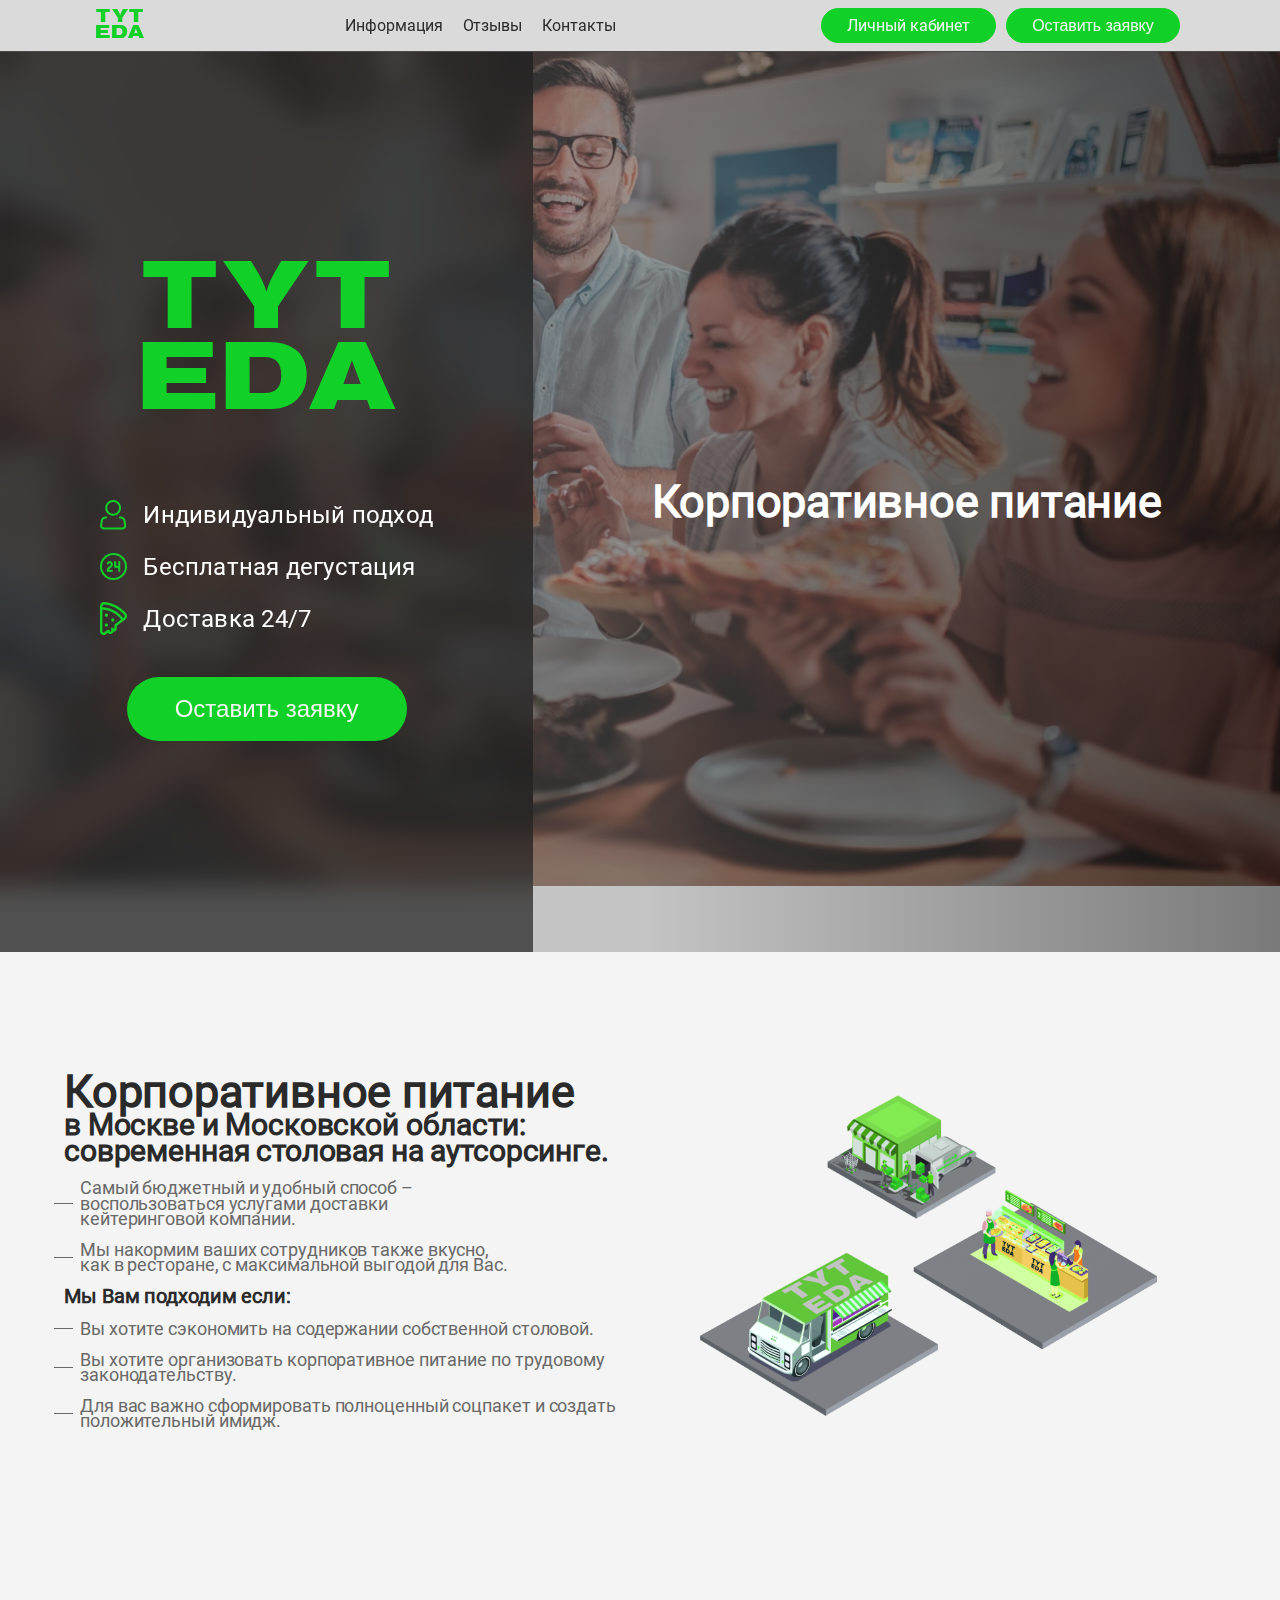
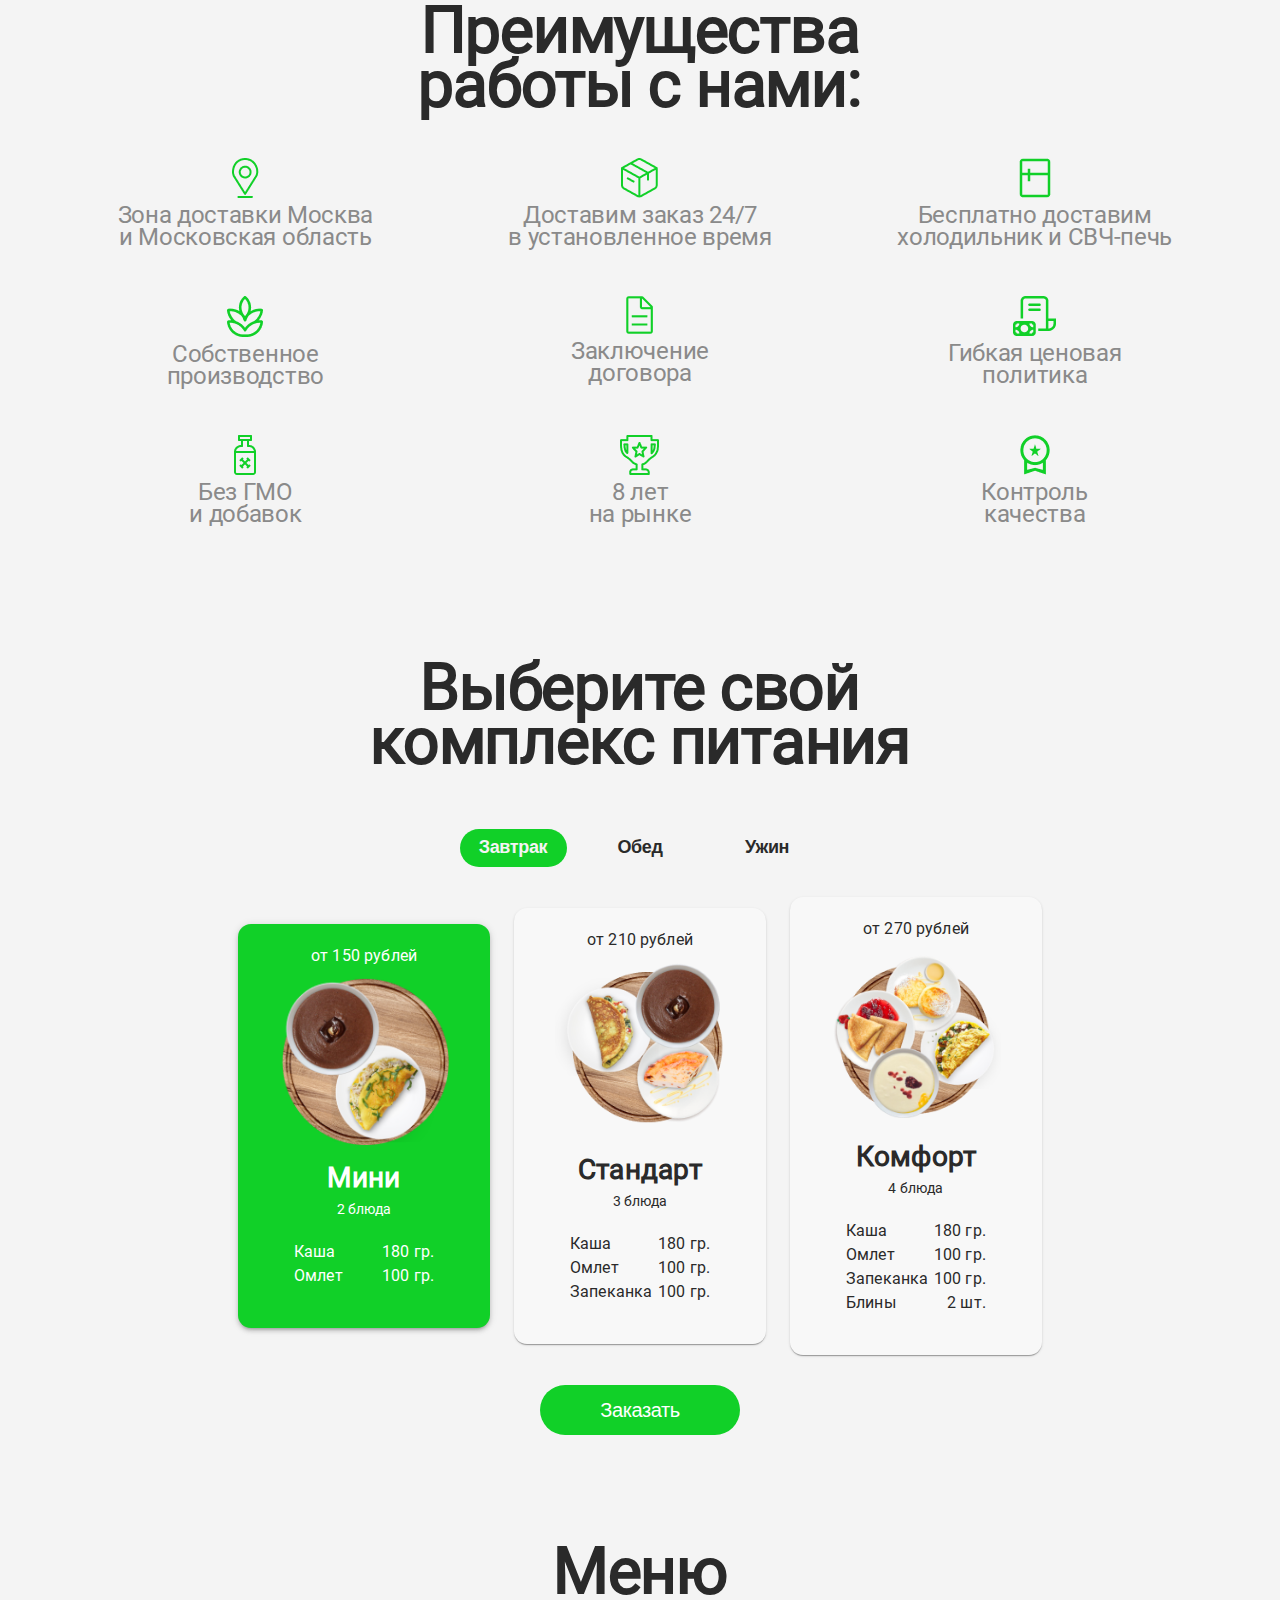
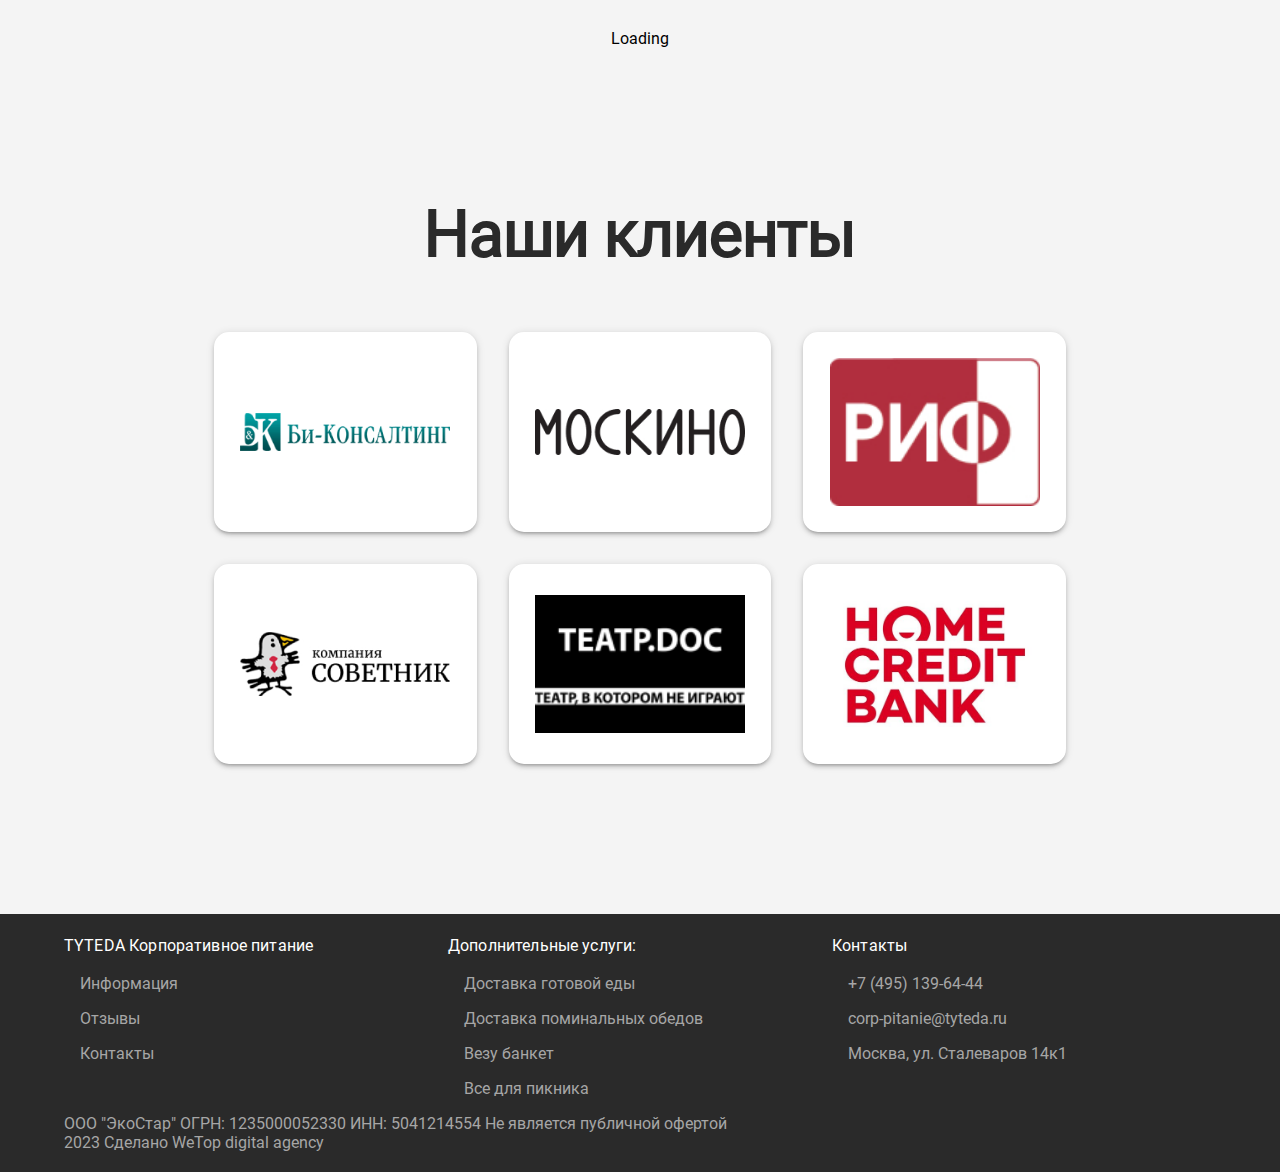
<file: index.html>
<!DOCTYPE html>
<html>
  <head>
    <meta charset="utf-8" />
    <title>Корпоративное питание &quot;ТутЕда&quot;</title>
    <meta name="viewport" content="initial-scale=1.0, width=device-width" />
    <meta name="next-head-count" content="3" />
    <link
      rel="preload"
      href="/_next/static/css/29545ce1220c88f7.css"
      as="style"
    />
    <link
      rel="stylesheet"
      href="/_next/static/css/29545ce1220c88f7.css"
      data-n-g=""
    />
    <link
      rel="preload"
      href="/_next/static/css/b29749b8994a4ecd.css"
      as="style"
    />
    <link
      rel="stylesheet"
      href="/_next/static/css/b29749b8994a4ecd.css"
      data-n-p=""
    />
    <noscript data-n-css=""></noscript>
    <script
      defer=""
      nomodule=""
      src="/_next/static/chunks/polyfills-5cd94c89d3acac5f.js"
    ></script>
    <script
      src="/_next/static/chunks/webpack-5c7aba87dddeec9b.js"
      defer=""
    ></script>
    <script
      src="/_next/static/chunks/framework-5f4595e5518b5600.js"
      defer=""
    ></script>
    <script
      src="/_next/static/chunks/main-bef50b518b880ebb.js"
      defer=""
    ></script>
    <script
      src="/_next/static/chunks/pages/_app-694e8f7593f34aee.js"
      defer=""
    ></script>
    <script
      src="/_next/static/chunks/417-edb594fc1c8a91a5.js"
      defer=""
    ></script>
    <script
      src="/_next/static/chunks/119-784508c967f78e65.js"
      defer=""
    ></script>
    <script
      src="/_next/static/chunks/176-4cad8628eb90f8af.js"
      defer=""
    ></script>
    <script
      src="/_next/static/chunks/914-9765b4cd4f999ea7.js"
      defer=""
    ></script>
    <script
      src="/_next/static/chunks/pages/index-3fccdaecc7f75df2.js"
      defer=""
    ></script>
    <script
      src="/_next/static/luZcgnraMZRSLUn76QOCF/_buildManifest.js"
      defer=""
    ></script>
    <script
      src="/_next/static/luZcgnraMZRSLUn76QOCF/_ssgManifest.js"
      defer=""
    ></script>
    <script
      src="/_next/static/luZcgnraMZRSLUn76QOCF/_middlewareManifest.js"
      defer=""
    ></script>
  </head>
  <body>
    <div id="__next" data-reactroot="">
      <section class="Nav3_header__menu__fNONO">
        <div class="Nav3_nav2__tOdLJ">
          <style data-emotion="css yl68kw">
            .css-yl68kw {
              sx: flex;
            }
            @media (min-width: 900px) {
              .css-yl68kw {
                display: none;
              }
            }
          </style>
          <div class="MuiBox-root css-yl68kw">
            <style data-emotion="css 178fgtg">
              .css-178fgtg {
                -webkit-user-select: none;
                -moz-user-select: none;
                -ms-user-select: none;
                user-select: none;
                width: 1em;
                height: 1em;
                display: inline-block;
                fill: currentColor;
                -webkit-flex-shrink: 0;
                -ms-flex-negative: 0;
                flex-shrink: 0;
                -webkit-transition: fill 200ms cubic-bezier(0.4, 0, 0.2, 1) 0ms;
                transition: fill 200ms cubic-bezier(0.4, 0, 0.2, 1) 0ms;
                font-size: 1.5rem;
                margin: 16px;
              }</style
            ><svg
              class="MuiSvgIcon-root MuiSvgIcon-fontSizeMedium css-178fgtg"
              focusable="false"
              aria-hidden="true"
              viewBox="0 0 24 24"
              data-testid="MenuIcon"
              style="color: #11d028"
            >
              <path d="M3 18h18v-2H3v2zm0-5h18v-2H3v2zm0-7v2h18V6H3z"></path>
            </svg>
          </div>
          <style data-emotion="css 9l3uo3">
            .css-9l3uo3 {
              margin: 0;
              font-family: "Roboto", "Helvetica", "Arial", sans-serif;
              font-weight: 400;
              font-size: 1rem;
              line-height: 1.5;
              letter-spacing: 0.00938em;
            }
          </style>
          <p
            class="MuiTypography-root MuiTypography-body1 css-9l3uo3"
            style="
              font-family: Nickelodeon2001headline;
              font-weight: 400;
              font-size: 18px;
              line-height: 84.52%;
              letter-spacing: 0.02em;
              color: #11d028;
              text-align: center;
              cursor: pointer;
            "
          >
            TYT<br />EDA
          </p>
          <div class="Nav3_menu__links__I0i_2">
            <a class="Nav3_button__iPRFT" href="/info">Информация</a
            ><a class="Nav3_button__iPRFT" href="/reviews">Отзывы</a
            ><a class="Nav3_button__iPRFT" href="/contacts">Контакты</a>
          </div>
          <div class="Nav3_nav__links__mmtn8">
            <style data-emotion="css d47f85">
              @media (min-width: 0px) {
                .css-d47f85 {
                  display: block;
                }
              }
              @media (min-width: 900px) {
                .css-d47f85 {
                  display: none;
                }
              }
            </style>
            <div class="MuiBox-root css-d47f85">
              <style data-emotion="css 178fgtg">
                .css-178fgtg {
                  -webkit-user-select: none;
                  -moz-user-select: none;
                  -ms-user-select: none;
                  user-select: none;
                  width: 1em;
                  height: 1em;
                  display: inline-block;
                  fill: currentColor;
                  -webkit-flex-shrink: 0;
                  -ms-flex-negative: 0;
                  flex-shrink: 0;
                  -webkit-transition: fill 200ms cubic-bezier(0.4, 0, 0.2, 1)
                    0ms;
                  transition: fill 200ms cubic-bezier(0.4, 0, 0.2, 1) 0ms;
                  font-size: 1.5rem;
                  margin: 16px;
                }</style
              ><svg
                class="MuiSvgIcon-root MuiSvgIcon-fontSizeMedium css-178fgtg"
                focusable="false"
                aria-hidden="true"
                viewBox="0 0 24 24"
                data-testid="AccountBoxIcon"
                style="color: #11d028"
              >
                <path
                  d="M3 5v14c0 1.1.89 2 2 2h14c1.1 0 2-.9 2-2V5c0-1.1-.9-2-2-2H5c-1.11 0-2 .9-2 2zm12 4c0 1.66-1.34 3-3 3s-3-1.34-3-3 1.34-3 3-3 3 1.34 3 3zm-9 8c0-2 4-3.1 6-3.1s6 1.1 6 3.1v1H6v-1z"
                ></path>
              </svg>
            </div>
            <a
              class="Nav3_else__VAR6O Nav3_else__cabinet__UYP0T"
              href="/profile"
              >Личный кабинет</a
            ><button
              style="cursor: pointer"
              class="Nav3_else__VAR6O Nav3_else__application__AkKFY"
            >
              Оставить заявку
            </button>
          </div>
        </div>
      </section>
      <div
        class="MuiBox-root css-0"
        style="
          height: 100vh;
          margin-top: 52px;
          background-image: url(/_next/static/media/havaut.4f2fe504.png);
          background-position: top;
          background-repeat: no-repeat;
        "
      >
        <style data-emotion="css 1d3bbye">
          .css-1d3bbye {
            box-sizing: border-box;
            display: -webkit-box;
            display: -webkit-flex;
            display: -ms-flexbox;
            display: flex;
            -webkit-box-flex-wrap: wrap;
            -webkit-flex-wrap: wrap;
            -ms-flex-wrap: wrap;
            flex-wrap: wrap;
            width: 100%;
            -webkit-flex-direction: row;
            -ms-flex-direction: row;
            flex-direction: row;
          }
        </style>
        <div class="MuiGrid-root MuiGrid-container css-1d3bbye">
          <style data-emotion="css 1fwwob8">
            .css-1fwwob8 {
              box-sizing: border-box;
              margin: 0;
              -webkit-flex-direction: row;
              -ms-flex-direction: row;
              flex-direction: row;
              -webkit-flex-basis: 100%;
              -ms-flex-preferred-size: 100%;
              flex-basis: 100%;
              -webkit-box-flex: 0;
              -webkit-flex-grow: 0;
              -ms-flex-positive: 0;
              flex-grow: 0;
              max-width: 100%;
            }
            @media (min-width: 600px) {
              .css-1fwwob8 {
                -webkit-flex-basis: 100%;
                -ms-flex-preferred-size: 100%;
                flex-basis: 100%;
                -webkit-box-flex: 0;
                -webkit-flex-grow: 0;
                -ms-flex-positive: 0;
                flex-grow: 0;
                max-width: 100%;
              }
            }
            @media (min-width: 900px) {
              .css-1fwwob8 {
                -webkit-flex-basis: 50%;
                -ms-flex-preferred-size: 50%;
                flex-basis: 50%;
                -webkit-box-flex: 0;
                -webkit-flex-grow: 0;
                -ms-flex-positive: 0;
                flex-grow: 0;
                max-width: 50%;
              }
            }
            @media (min-width: 1200px) {
              .css-1fwwob8 {
                -webkit-flex-basis: 41.666667%;
                -ms-flex-preferred-size: 41.666667%;
                flex-basis: 41.666667%;
                -webkit-box-flex: 0;
                -webkit-flex-grow: 0;
                -ms-flex-positive: 0;
                flex-grow: 0;
                max-width: 41.666667%;
              }
            }
            @media (min-width: 1536px) {
              .css-1fwwob8 {
                -webkit-flex-basis: 41.666667%;
                -ms-flex-preferred-size: 41.666667%;
                flex-basis: 41.666667%;
                -webkit-box-flex: 0;
                -webkit-flex-grow: 0;
                -ms-flex-positive: 0;
                flex-grow: 0;
                max-width: 41.666667%;
              }
            }
          </style>
          <div
            class="MuiGrid-root MuiGrid-item MuiGrid-grid-xs-12 MuiGrid-grid-md-6 MuiGrid-grid-lg-5 css-1fwwob8"
          >
            <style data-emotion="css souds0">
              @media (min-width: 0px) {
                .css-souds0 {
                  -webkit-backdrop-filter: blur(3px);
                  backdrop-filter: blur(3px);
                }
              }
              @media (min-width: 900px) {
                .css-souds0 {
                  -webkit-backdrop-filter: blur(13px);
                  backdrop-filter: blur(13px);
                }
              }
            </style>
            <div
              class="MuiBox-root css-souds0"
              style="
                background-color: rgba(39, 39, 39, 0.8);
                display: flex;
                flex-direction: column;
                align-items: center;
                justify-content: center;
                height: 100vh;
              "
            >
              <style data-emotion="css 1r2zyuy">
                .css-1r2zyuy {
                  margin: 0;
                  font-family: "Roboto", "Helvetica", "Arial", sans-serif;
                  font-weight: 400;
                  font-size: 1rem;
                  line-height: 1.5;
                  letter-spacing: 0.00938em;
                  color: #11d028;
                  font-family: Nickelodeon2001headline;
                  font-style: normal;
                  font-weight: 400;
                  font-size: 96px;
                  line-height: 84.52%;
                  letter-spacing: 0.02em;
                  text-align: center;
                  margin-bottom: 32px;
                }
              </style>
              <p class="MuiTypography-root MuiTypography-body1 css-1r2zyuy">
                TYT<br />EDA
              </p>
              <style data-emotion="css cuwql4">
                .css-cuwql4 {
                  margin: 0;
                  font-family: "Roboto", "Helvetica", "Arial", sans-serif;
                  font-weight: 400;
                  font-size: 1rem;
                  line-height: 1.5;
                  letter-spacing: 0.00938em;
                  color: white;
                  font-weight: 600;
                  font-size: 30px;
                  line-height: 84.52%;
                  letter-spacing: -0.005em;
                  text-align: center;
                }
                @media (min-width: 900px) {
                  .css-cuwql4 {
                    display: -webkit-box;
                    display: -webkit-flex;
                    display: -ms-flexbox;
                    display: flex;
                  }
                }
                @media (min-width: 1200px) {
                  .css-cuwql4 {
                    display: none;
                  }
                }
              </style>
              <p class="MuiTypography-root MuiTypography-body1 css-cuwql4">
                Корпоративное питание
              </p>
              <style data-emotion="css g8luwu">
                .css-g8luwu {
                  list-style: none;
                  margin: 0;
                  padding: 0;
                  position: relative;
                  padding-top: 8px;
                  padding-bottom: 8px;
                  color: #fff;
                  margin-top: 24px;
                  margin-bottom: 24px;
                }
              </style>
              <ul class="MuiList-root MuiList-padding css-g8luwu">
                <style data-emotion="css 1yo8bqd">
                  .css-1yo8bqd {
                    display: -webkit-box;
                    display: -webkit-flex;
                    display: -ms-flexbox;
                    display: flex;
                    -webkit-box-pack: start;
                    -ms-flex-pack: start;
                    -webkit-justify-content: flex-start;
                    justify-content: flex-start;
                    -webkit-align-items: center;
                    -webkit-box-align: center;
                    -ms-flex-align: center;
                    align-items: center;
                    position: relative;
                    -webkit-text-decoration: none;
                    text-decoration: none;
                    width: 100%;
                    box-sizing: border-box;
                    text-align: left;
                    padding-top: 8px;
                    padding-bottom: 8px;
                    padding-left: 16px;
                    padding-right: 16px;
                  }
                  .css-1yo8bqd.Mui-focusVisible {
                    background-color: rgba(0, 0, 0, 0.12);
                  }
                  .css-1yo8bqd.Mui-selected {
                    background-color: rgba(25, 118, 210, 0.08);
                  }
                  .css-1yo8bqd.Mui-selected.Mui-focusVisible {
                    background-color: rgba(25, 118, 210, 0.2);
                  }
                  .css-1yo8bqd.Mui-disabled {
                    opacity: 0.38;
                  }
                </style>
                <li
                  class="MuiListItem-root MuiListItem-gutters MuiListItem-padding css-1yo8bqd"
                >
                  <img src="/_next/static/media/account.d4bb7b5d.png" /><style
                    data-emotion="css 11x3661"
                  >
                    .css-11x3661 {
                      margin: 0;
                      font-family: "Roboto", "Helvetica", "Arial", sans-serif;
                      font-weight: 400;
                      font-size: 1rem;
                      line-height: 1.5;
                      letter-spacing: 0.00938em;
                      margin-left: 16px;
                    }
                    @media (min-width: 0px) {
                      .css-11x3661 {
                        font-size: 18px;
                      }
                    }
                    @media (min-width: 900px) {
                      .css-11x3661 {
                        font-size: 24px;
                      }
                    }
                  </style>
                  <p class="MuiTypography-root MuiTypography-body1 css-11x3661">
                    Индивидуальный подход
                  </p>
                </li>
                <li
                  class="MuiListItem-root MuiListItem-gutters MuiListItem-padding css-1yo8bqd"
                >
                  <img src="/_next/static/media/247.03e02bea.png" />
                  <p class="MuiTypography-root MuiTypography-body1 css-11x3661">
                    Бесплатная дегустация
                  </p>
                </li>
                <li
                  class="MuiListItem-root MuiListItem-gutters MuiListItem-padding css-1yo8bqd"
                >
                  <img src="/_next/static/media/food.7570ce9a.png" />
                  <p class="MuiTypography-root MuiTypography-body1 css-11x3661">
                    Доставка 24/7
                  </p>
                </li>
              </ul>
              <button
                style="
                  background: #11d028;
                  border-radius: 32px;
                  border: none;
                  width: 280px;
                  min-height: 64px;
                  color: #f6f5f4;
                  font-weight: 400;
                  font-size: 24px;
                "
              >
                Оставить заявку
              </button>
            </div>
          </div>
          <style data-emotion="css bd9nky">
            .css-bd9nky {
              box-sizing: border-box;
              margin: 0;
              -webkit-flex-direction: row;
              -ms-flex-direction: row;
              flex-direction: row;
            }
            @media (min-width: 1200px) {
              .css-bd9nky {
                -webkit-flex-basis: 58.333333%;
                -ms-flex-preferred-size: 58.333333%;
                flex-basis: 58.333333%;
                -webkit-box-flex: 0;
                -webkit-flex-grow: 0;
                -ms-flex-positive: 0;
                flex-grow: 0;
                max-width: 58.333333%;
              }
            }
            @media (min-width: 1536px) {
              .css-bd9nky {
                -webkit-flex-basis: 58.333333%;
                -ms-flex-preferred-size: 58.333333%;
                flex-basis: 58.333333%;
                -webkit-box-flex: 0;
                -webkit-flex-grow: 0;
                -ms-flex-positive: 0;
                flex-grow: 0;
                max-width: 58.333333%;
              }
            }
            @media (min-width: 0px) {
              .css-bd9nky {
                display: none;
              }
            }
            @media (min-width: 900px) {
              .css-bd9nky {
                display: none;
              }
            }
            @media (min-width: 1200px) {
              .css-bd9nky {
                display: -webkit-box;
                display: -webkit-flex;
                display: -ms-flexbox;
                display: flex;
              }
            }
          </style>
          <div class="MuiGrid-root MuiGrid-item MuiGrid-grid-lg-7 css-bd9nky">
            <div
              class="MuiBox-root css-0"
              style="
                display: flex;
                align-items: center;
                justify-content: center;
                width: 100%;
                height: 100vh;
                color: #ffffff;
                background: linear-gradient(
                  -90deg,
                  rgba(0, 0, 0, 0.5),
                  rgba(100, 100, 100, 0.33) 85.69%
                );
              "
            >
              <style data-emotion="css 1g5p3gd">
                .css-1g5p3gd {
                  margin: 0;
                  font-family: "Roboto", "Helvetica", "Arial", sans-serif;
                  font-weight: 400;
                  font-size: 1rem;
                  line-height: 1.5;
                  letter-spacing: 0.00938em;
                  font-weight: 600;
                  font-size: 45px;
                  line-height: 84.52%;
                  letter-spacing: -0.005em;
                }
              </style>
              <p class="MuiTypography-root MuiTypography-body1 css-1g5p3gd">
                Корпоративное питание
              </p>
            </div>
          </div>
        </div>
      </div>
      <style data-emotion="css 14nyugb">
        .css-14nyugb {
          width: 100%;
          margin-left: auto;
          box-sizing: border-box;
          margin-right: auto;
          display: block;
          padding-left: 16px;
          padding-right: 16px;
          margin-top: 80px;
        }
        @media (min-width: 600px) {
          .css-14nyugb {
            padding-left: 24px;
            padding-right: 24px;
          }
        }
        @media (min-width: 1200px) {
          .css-14nyugb {
            max-width: 1200px;
          }
        }
        @media (min-width: 0px) {
          .css-14nyugb {
            text-align: center;
          }
        }
        @media (min-width: 900px) {
          .css-14nyugb {
            text-align: left;
          }
        }
      </style>
      <div class="MuiContainer-root MuiContainer-maxWidthLg css-14nyugb">
        <style data-emotion="css 1d3bbye">
          .css-1d3bbye {
            box-sizing: border-box;
            display: -webkit-box;
            display: -webkit-flex;
            display: -ms-flexbox;
            display: flex;
            -webkit-box-flex-wrap: wrap;
            -webkit-flex-wrap: wrap;
            -ms-flex-wrap: wrap;
            flex-wrap: wrap;
            width: 100%;
            -webkit-flex-direction: row;
            -ms-flex-direction: row;
            flex-direction: row;
          }
        </style>
        <div class="MuiGrid-root MuiGrid-container css-1d3bbye">
          <style data-emotion="css iol86l">
            .css-iol86l {
              box-sizing: border-box;
              margin: 0;
              -webkit-flex-direction: row;
              -ms-flex-direction: row;
              flex-direction: row;
              -webkit-flex-basis: 100%;
              -ms-flex-preferred-size: 100%;
              flex-basis: 100%;
              -webkit-box-flex: 0;
              -webkit-flex-grow: 0;
              -ms-flex-positive: 0;
              flex-grow: 0;
              max-width: 100%;
            }
            @media (min-width: 600px) {
              .css-iol86l {
                -webkit-flex-basis: 100%;
                -ms-flex-preferred-size: 100%;
                flex-basis: 100%;
                -webkit-box-flex: 0;
                -webkit-flex-grow: 0;
                -ms-flex-positive: 0;
                flex-grow: 0;
                max-width: 100%;
              }
            }
            @media (min-width: 900px) {
              .css-iol86l {
                -webkit-flex-basis: 50%;
                -ms-flex-preferred-size: 50%;
                flex-basis: 50%;
                -webkit-box-flex: 0;
                -webkit-flex-grow: 0;
                -ms-flex-positive: 0;
                flex-grow: 0;
                max-width: 50%;
              }
            }
            @media (min-width: 1200px) {
              .css-iol86l {
                -webkit-flex-basis: 50%;
                -ms-flex-preferred-size: 50%;
                flex-basis: 50%;
                -webkit-box-flex: 0;
                -webkit-flex-grow: 0;
                -ms-flex-positive: 0;
                flex-grow: 0;
                max-width: 50%;
              }
            }
            @media (min-width: 1536px) {
              .css-iol86l {
                -webkit-flex-basis: 50%;
                -ms-flex-preferred-size: 50%;
                flex-basis: 50%;
                -webkit-box-flex: 0;
                -webkit-flex-grow: 0;
                -ms-flex-positive: 0;
                flex-grow: 0;
                max-width: 50%;
              }
            }
          </style>
          <div
            class="MuiGrid-root MuiGrid-item MuiGrid-grid-xs-12 MuiGrid-grid-md-6 css-iol86l"
          >
            <style data-emotion="css 1fjdawp">
              .css-1fjdawp {
                padding-top: 40px;
                padding-bottom: 40px;
              }
              @media (min-width: 0px) {
                .css-1fjdawp {
                  display: none;
                }
              }
              @media (min-width: 900px) {
                .css-1fjdawp {
                  display: block;
                }
              }
            </style>
            <div class="MuiBox-root css-1fjdawp">
              <style data-emotion="css 1o1rpz1">
                .css-1o1rpz1 {
                  margin: 0;
                  font-family: "Roboto", "Helvetica", "Arial", sans-serif;
                  font-weight: 400;
                  font-size: 1rem;
                  line-height: 1.5;
                  letter-spacing: 0.00938em;
                }
                @media (min-width: 0px) {
                  .css-1o1rpz1 {
                    font-size: 22px;
                  }
                }
                @media (min-width: 900px) {
                  .css-1o1rpz1 {
                    font-size: 45px;
                  }
                }
              </style>
              <p
                class="MuiTypography-root MuiTypography-body1 css-1o1rpz1"
                style="
                  font-weight: 600;
                  line-height: 88.52%;
                  letter-spacing: -0.005em;
                  color: #2a2a2a;
                "
              >
                Корпоративное питание
              </p>
              <style data-emotion="css 1xegak7">
                .css-1xegak7 {
                  margin: 0;
                  font-family: "Roboto", "Helvetica", "Arial", sans-serif;
                  font-weight: 400;
                  font-size: 1rem;
                  line-height: 1.5;
                  letter-spacing: 0.00938em;
                }
                @media (min-width: 0px) {
                  .css-1xegak7 {
                    font-size: 22px;
                  }
                }
                @media (min-width: 900px) {
                  .css-1xegak7 {
                    font-size: 30px;
                  }
                }
              </style>
              <p
                class="MuiTypography-root MuiTypography-body1 css-1xegak7"
                style="
                  font-weight: 600;
                  line-height: 88.52%;
                  letter-spacing: -0.005em;
                  color: #2a2a2a;
                "
              >
                в Москве и Московской области: современная столовая на
                аутсорсинге.
              </p>
              <style data-emotion="css 1qb1sct">
                .css-1qb1sct {
                  list-style: none;
                  margin: 0;
                  padding: 0;
                  position: relative;
                  padding-top: 8px;
                  padding-bottom: 8px;
                }
                @media (min-width: 0px) {
                  .css-1qb1sct {
                    width: 100%;
                  }
                }
                @media (min-width: 900px) {
                  .css-1qb1sct {
                    width: 80%;
                  }
                }
              </style>
              <ul
                class="MuiList-root MuiList-padding css-1qb1sct"
                style="
                  font-weight: 400;
                  font-size: 18px;
                  line-height: 84.52%;
                  letter-spacing: -0.005em;
                  color: #696969;
                "
              >
                <style data-emotion="css 1yo8bqd">
                  .css-1yo8bqd {
                    display: -webkit-box;
                    display: -webkit-flex;
                    display: -ms-flexbox;
                    display: flex;
                    -webkit-box-pack: start;
                    -ms-flex-pack: start;
                    -webkit-justify-content: flex-start;
                    justify-content: flex-start;
                    -webkit-align-items: center;
                    -webkit-box-align: center;
                    -ms-flex-align: center;
                    align-items: center;
                    position: relative;
                    -webkit-text-decoration: none;
                    text-decoration: none;
                    width: 100%;
                    box-sizing: border-box;
                    text-align: left;
                    padding-top: 8px;
                    padding-bottom: 8px;
                    padding-left: 16px;
                    padding-right: 16px;
                  }
                  .css-1yo8bqd.Mui-focusVisible {
                    background-color: rgba(0, 0, 0, 0.12);
                  }
                  .css-1yo8bqd.Mui-selected {
                    background-color: rgba(25, 118, 210, 0.08);
                  }
                  .css-1yo8bqd.Mui-selected.Mui-focusVisible {
                    background-color: rgba(25, 118, 210, 0.2);
                  }
                  .css-1yo8bqd.Mui-disabled {
                    opacity: 0.38;
                  }
                </style>
                <li
                  class="MuiListItem-root MuiListItem-gutters MuiListItem-padding tire css-1yo8bqd"
                >
                  Самый бюджетный и удобный способ – воспользоваться услугами
                  доставки кейтеринговой компании.
                </li>
                <li
                  class="MuiListItem-root MuiListItem-gutters MuiListItem-padding tire css-1yo8bqd"
                >
                  Мы накормим ваших сотрудников также вкусно, как в ресторане, с
                  максимальной выгодой для Вас.
                </li>
              </ul>
              <style data-emotion="css sqcqtv">
                .css-sqcqtv {
                  margin: 0;
                  font-family: "Roboto", "Helvetica", "Arial", sans-serif;
                  font-weight: 400;
                  font-size: 1rem;
                  line-height: 1.5;
                  letter-spacing: 0.00938em;
                }
                @media (min-width: 0px) {
                  .css-sqcqtv {
                    font-size: 14px;
                  }
                }
                @media (min-width: 900px) {
                  .css-sqcqtv {
                    font-size: 20px;
                  }
                }
              </style>
              <p
                class="MuiTypography-root MuiTypography-body1 css-sqcqtv"
                style="
                  font-weight: 600;
                  line-height: 84.52%;
                  text-align: justify;
                  letter-spacing: -0.005em;
                  color: #2a2a2a;
                "
              >
                Мы Вам подходим если:
              </p>
              <style data-emotion="css 1ontqvh">
                .css-1ontqvh {
                  list-style: none;
                  margin: 0;
                  padding: 0;
                  position: relative;
                  padding-top: 8px;
                  padding-bottom: 8px;
                }
              </style>
              <ul
                class="MuiList-root MuiList-padding css-1ontqvh"
                style="
                  font-weight: 400;
                  font-size: 18px;
                  line-height: 84.52%;
                  letter-spacing: -0.005em;
                  color: #696969;
                "
              >
                <li
                  class="MuiListItem-root MuiListItem-gutters MuiListItem-padding tire css-1yo8bqd"
                >
                  Вы хотите сэкономить на содержании собственной столовой.
                </li>
                <li
                  class="MuiListItem-root MuiListItem-gutters MuiListItem-padding tire css-1yo8bqd"
                >
                  Вы хотите организовать корпоративное питание по трудовому
                  законодательству.
                </li>
                <li
                  class="MuiListItem-root MuiListItem-gutters MuiListItem-padding tire css-1yo8bqd"
                >
                  Для вас важно сформировать полноценный соцпакет и создать
                  положительный имидж.
                </li>
              </ul>
            </div>
            <style data-emotion="css d47f85">
              @media (min-width: 0px) {
                .css-d47f85 {
                  display: block;
                }
              }
              @media (min-width: 900px) {
                .css-d47f85 {
                  display: none;
                }
              }
            </style>
            <div class="MuiBox-root css-d47f85">
              <style data-emotion="css jhmxbv">
                .css-jhmxbv {
                  margin: 0;
                  font-family: "Roboto", "Helvetica", "Arial", sans-serif;
                  font-weight: 400;
                  font-size: 1rem;
                  line-height: 1.5;
                  letter-spacing: 0.00938em;
                  margin-top: 16px;
                  text-align: center;
                  font-weight: 600;
                }
                @media (min-width: 0px) {
                  .css-jhmxbv {
                    font-size: 25px;
                  }
                }
                @media (min-width: 900px) {
                  .css-jhmxbv {
                    font-size: 30px;
                  }
                }
              </style>
              <p class="MuiTypography-root MuiTypography-body1 css-jhmxbv">
                Корпоративное питание
              </p>
              <style data-emotion="css 9o4bik">
                .css-9o4bik {
                  margin: 0;
                  font-family: "Roboto", "Helvetica", "Arial", sans-serif;
                  font-weight: 400;
                  font-size: 1rem;
                  line-height: 1.5;
                  letter-spacing: 0.00938em;
                  margin-bottom: 16px;
                  text-align: center;
                  font-weight: 600;
                }
                @media (min-width: 0px) {
                  .css-9o4bik {
                    font-size: 20px;
                  }
                }
                @media (min-width: 900px) {
                  .css-9o4bik {
                    font-size: 22px;
                  }
                }
              </style>
              <p class="MuiTypography-root MuiTypography-body1 css-9o4bik">
                в Москве и Московской области: современная столовая на
                аутсорсинге.
              </p>
              <div class="MuiBox-root css-0">
                <style data-emotion="css 9l3uo3">
                  .css-9l3uo3 {
                    margin: 0;
                    font-family: "Roboto", "Helvetica", "Arial", sans-serif;
                    font-weight: 400;
                    font-size: 1rem;
                    line-height: 1.5;
                    letter-spacing: 0.00938em;
                  }
                </style>
                <p class="MuiTypography-root MuiTypography-body1 css-9l3uo3">
                  Самый бюджетный и удобный способ – воспользоваться услугами
                  доставки кейтеринговой компании.
                </p>
              </div>
              <div class="MuiBox-root css-0">
                <p class="MuiTypography-root MuiTypography-body1 css-9l3uo3">
                  Мы накормим ваших сотрудников также вкусно, как в ресторане, с
                  максимальной выгодой для Вас.
                </p>
              </div>
              <style data-emotion="css 83cxdd">
                .css-83cxdd {
                  margin: 0;
                  font-family: "Roboto", "Helvetica", "Arial", sans-serif;
                  font-weight: 400;
                  font-size: 1rem;
                  line-height: 1.5;
                  letter-spacing: 0.00938em;
                  margin-top: 16px;
                  margin-bottom: 16px;
                  text-align: center;
                  font-weight: 600;
                }
                @media (min-width: 0px) {
                  .css-83cxdd {
                    font-size: 20px;
                  }
                }
                @media (min-width: 900px) {
                  .css-83cxdd {
                    font-size: 22px;
                  }
                }
              </style>
              <p class="MuiTypography-root MuiTypography-body1 css-83cxdd">
                Мы Вам подходим если:
              </p>
              <div class="MuiBox-root css-0">
                <p class="MuiTypography-root MuiTypography-body1 css-9l3uo3">
                  Вы хотите сэкономить на содержании собственной столовой.
                </p>
              </div>
              <div class="MuiBox-root css-0">
                <p class="MuiTypography-root MuiTypography-body1 css-9l3uo3">
                  Вы хотите организовать корпоративное питание по трудовому
                  законодательству.
                </p>
              </div>
              <div class="MuiBox-root css-0">
                <p class="MuiTypography-root MuiTypography-body1 css-9l3uo3">
                  Для вас важно сформировать полноценный соцпакет и создать
                  положительный имидж.
                </p>
              </div>
            </div>
          </div>
          <style data-emotion="css j2k1rl">
            .css-j2k1rl {
              box-sizing: border-box;
              margin: 0;
              -webkit-flex-direction: row;
              -ms-flex-direction: row;
              flex-direction: row;
              -webkit-flex-basis: 50%;
              -ms-flex-preferred-size: 50%;
              flex-basis: 50%;
              -webkit-box-flex: 0;
              -webkit-flex-grow: 0;
              -ms-flex-positive: 0;
              flex-grow: 0;
              max-width: 50%;
            }
            @media (min-width: 600px) {
              .css-j2k1rl {
                -webkit-flex-basis: 50%;
                -ms-flex-preferred-size: 50%;
                flex-basis: 50%;
                -webkit-box-flex: 0;
                -webkit-flex-grow: 0;
                -ms-flex-positive: 0;
                flex-grow: 0;
                max-width: 50%;
              }
            }
            @media (min-width: 900px) {
              .css-j2k1rl {
                -webkit-flex-basis: 50%;
                -ms-flex-preferred-size: 50%;
                flex-basis: 50%;
                -webkit-box-flex: 0;
                -webkit-flex-grow: 0;
                -ms-flex-positive: 0;
                flex-grow: 0;
                max-width: 50%;
              }
            }
            @media (min-width: 1200px) {
              .css-j2k1rl {
                -webkit-flex-basis: 50%;
                -ms-flex-preferred-size: 50%;
                flex-basis: 50%;
                -webkit-box-flex: 0;
                -webkit-flex-grow: 0;
                -ms-flex-positive: 0;
                flex-grow: 0;
                max-width: 50%;
              }
            }
            @media (min-width: 1536px) {
              .css-j2k1rl {
                -webkit-flex-basis: 50%;
                -ms-flex-preferred-size: 50%;
                flex-basis: 50%;
                -webkit-box-flex: 0;
                -webkit-flex-grow: 0;
                -ms-flex-positive: 0;
                flex-grow: 0;
                max-width: 50%;
              }
            }
            @media (min-width: 0px) {
              .css-j2k1rl {
                display: none;
              }
            }
            @media (min-width: 900px) {
              .css-j2k1rl {
                display: -webkit-box;
                display: -webkit-flex;
                display: -ms-flexbox;
                display: flex;
              }
            }
          </style>
          <div
            class="MuiGrid-root MuiGrid-item MuiGrid-grid-xs-6 css-j2k1rl"
            style="
              background-image: url(/_next/static/media/image2screen.867f3e13.png);
              background-repeat: no-repeat;
              background-size: 80%;
              background-position: center;
            "
          ></div>
        </div>
      </div>
      <style data-emotion="css mcmrw">
        .css-mcmrw {
          width: 100%;
          margin-left: auto;
          box-sizing: border-box;
          margin-right: auto;
          display: block;
          padding-left: 16px;
          padding-right: 16px;
          margin-top: 120px;
        }
        @media (min-width: 600px) {
          .css-mcmrw {
            padding-left: 24px;
            padding-right: 24px;
          }
        }
        @media (min-width: 600px) {
          .css-mcmrw {
            max-width: 600px;
          }
        }
      </style>
      <div
        class="MuiContainer-root MuiContainer-maxWidthSm css-mcmrw"
        style="text-align: center; display: flex"
      >
        <style data-emotion="css 1d3bbye">
          .css-1d3bbye {
            box-sizing: border-box;
            display: -webkit-box;
            display: -webkit-flex;
            display: -ms-flexbox;
            display: flex;
            -webkit-box-flex-wrap: wrap;
            -webkit-flex-wrap: wrap;
            -ms-flex-wrap: wrap;
            flex-wrap: wrap;
            width: 100%;
            -webkit-flex-direction: row;
            -ms-flex-direction: row;
            flex-direction: row;
          }
        </style>
        <div class="MuiGrid-root MuiGrid-container css-1d3bbye">
          <style data-emotion="css 8i4dsq">
            .css-8i4dsq {
              box-sizing: border-box;
              margin: 0;
              -webkit-flex-direction: row;
              -ms-flex-direction: row;
              flex-direction: row;
              -webkit-flex-basis: 100%;
              -ms-flex-preferred-size: 100%;
              flex-basis: 100%;
              -webkit-box-flex: 0;
              -webkit-flex-grow: 0;
              -ms-flex-positive: 0;
              flex-grow: 0;
              max-width: 100%;
              text-align: center;
            }
            @media (min-width: 600px) {
              .css-8i4dsq {
                -webkit-flex-basis: 100%;
                -ms-flex-preferred-size: 100%;
                flex-basis: 100%;
                -webkit-box-flex: 0;
                -webkit-flex-grow: 0;
                -ms-flex-positive: 0;
                flex-grow: 0;
                max-width: 100%;
              }
            }
            @media (min-width: 900px) {
              .css-8i4dsq {
                -webkit-flex-basis: 100%;
                -ms-flex-preferred-size: 100%;
                flex-basis: 100%;
                -webkit-box-flex: 0;
                -webkit-flex-grow: 0;
                -ms-flex-positive: 0;
                flex-grow: 0;
                max-width: 100%;
              }
            }
            @media (min-width: 1200px) {
              .css-8i4dsq {
                -webkit-flex-basis: 100%;
                -ms-flex-preferred-size: 100%;
                flex-basis: 100%;
                -webkit-box-flex: 0;
                -webkit-flex-grow: 0;
                -ms-flex-positive: 0;
                flex-grow: 0;
                max-width: 100%;
              }
            }
            @media (min-width: 1536px) {
              .css-8i4dsq {
                -webkit-flex-basis: 100%;
                -ms-flex-preferred-size: 100%;
                flex-basis: 100%;
                -webkit-box-flex: 0;
                -webkit-flex-grow: 0;
                -ms-flex-positive: 0;
                flex-grow: 0;
                max-width: 100%;
              }
            }
          </style>
          <div class="MuiGrid-root MuiGrid-item MuiGrid-grid-xs-12 css-8i4dsq">
            <style data-emotion="css 1d9wx8w">
              .css-1d9wx8w {
                margin: 0;
                font-family: "Roboto", "Helvetica", "Arial", sans-serif;
                font-weight: 400;
                font-size: 1rem;
                line-height: 1.5;
                letter-spacing: 0.00938em;
              }
              @media (min-width: 0px) {
                .css-1d9wx8w {
                  font-size: 32px;
                }
              }
              @media (min-width: 900px) {
                .css-1d9wx8w {
                  font-size: 64px;
                }
              }
            </style>
            <p
              class="MuiTypography-root MuiTypography-body1 css-1d9wx8w"
              style="
                font-weight: 800;
                letter-spacing: -0.02em;
                line-height: 84.52%;
                color: #2a2a2a;
                text-align: center;
                padding-bottom: 30px;
              "
            >
              Преимущества<br />работы с нами:
            </p>
          </div>
        </div>
      </div>
      <style data-emotion="css vaz24r">
        .css-vaz24r {
          width: 100%;
          margin-left: auto;
          box-sizing: border-box;
          margin-right: auto;
          display: block;
          padding-left: 16px;
          padding-right: 16px;
          margin-top: 16px;
        }
        @media (min-width: 600px) {
          .css-vaz24r {
            padding-left: 24px;
            padding-right: 24px;
          }
        }
        @media (min-width: 1200px) {
          .css-vaz24r {
            max-width: 1200px;
          }
        }
      </style>
      <div
        class="MuiContainer-root MuiContainer-maxWidthLg css-vaz24r"
        style="text-align: center; display: flex"
      >
        <style data-emotion="css 1tz8m30">
          .css-1tz8m30 {
            box-sizing: border-box;
            display: -webkit-box;
            display: -webkit-flex;
            display: -ms-flexbox;
            display: flex;
            -webkit-box-flex-wrap: wrap;
            -webkit-flex-wrap: wrap;
            -ms-flex-wrap: wrap;
            flex-wrap: wrap;
            width: 100%;
            -webkit-flex-direction: row;
            -ms-flex-direction: row;
            flex-direction: row;
            margin-top: -32px;
            width: calc(100% + 32px);
            margin-left: -32px;
          }
          .css-1tz8m30 > .MuiGrid-item {
            padding-top: 32px;
          }
          .css-1tz8m30 > .MuiGrid-item {
            padding-left: 32px;
          }
        </style>
        <div
          class="MuiGrid-root MuiGrid-container MuiGrid-spacing-xs-4 css-1tz8m30"
        >
          <style data-emotion="css 19egsyp">
            .css-19egsyp {
              box-sizing: border-box;
              margin: 0;
              -webkit-flex-direction: row;
              -ms-flex-direction: row;
              flex-direction: row;
              -webkit-flex-basis: 100%;
              -ms-flex-preferred-size: 100%;
              flex-basis: 100%;
              -webkit-box-flex: 0;
              -webkit-flex-grow: 0;
              -ms-flex-positive: 0;
              flex-grow: 0;
              max-width: 100%;
            }
            @media (min-width: 600px) {
              .css-19egsyp {
                -webkit-flex-basis: 100%;
                -ms-flex-preferred-size: 100%;
                flex-basis: 100%;
                -webkit-box-flex: 0;
                -webkit-flex-grow: 0;
                -ms-flex-positive: 0;
                flex-grow: 0;
                max-width: 100%;
              }
            }
            @media (min-width: 900px) {
              .css-19egsyp {
                -webkit-flex-basis: 33.333333%;
                -ms-flex-preferred-size: 33.333333%;
                flex-basis: 33.333333%;
                -webkit-box-flex: 0;
                -webkit-flex-grow: 0;
                -ms-flex-positive: 0;
                flex-grow: 0;
                max-width: 33.333333%;
              }
            }
            @media (min-width: 1200px) {
              .css-19egsyp {
                -webkit-flex-basis: 33.333333%;
                -ms-flex-preferred-size: 33.333333%;
                flex-basis: 33.333333%;
                -webkit-box-flex: 0;
                -webkit-flex-grow: 0;
                -ms-flex-positive: 0;
                flex-grow: 0;
                max-width: 33.333333%;
              }
            }
            @media (min-width: 1536px) {
              .css-19egsyp {
                -webkit-flex-basis: 33.333333%;
                -ms-flex-preferred-size: 33.333333%;
                flex-basis: 33.333333%;
                -webkit-box-flex: 0;
                -webkit-flex-grow: 0;
                -ms-flex-positive: 0;
                flex-grow: 0;
                max-width: 33.333333%;
              }
            }
          </style>
          <div
            class="MuiGrid-root MuiGrid-item MuiGrid-grid-xs-12 MuiGrid-grid-md-4 css-19egsyp"
          >
            <div
              class="MuiBox-root css-0"
              style="
                text-align: center;
                display: flex;
                flex-direction: column;
                letter-spacing: -0.02em;
                color: #8a8a8a;
                padding-bottom: 16px;
                line-height: 22px;
              "
            >
              <div class="MuiBox-root css-0">
                <div style="text-align: center; width: 43px; margin: auto">
                  <img src="/_next/static/media/one.18d16292.png" />
                </div>
              </div>
              <style data-emotion="css 12ahsl">
                @media (min-width: 0px) {
                  .css-12ahsl {
                    font-size: 20px;
                  }
                }
                @media (min-width: 900px) {
                  .css-12ahsl {
                    font-size: 24px;
                  }
                }
              </style>
              <div
                class="MuiBox-root css-12ahsl"
                style="
                  font-family: Roboto;
                  font-weight: 200;
                  font-style: normal;
                  text-align: center;
                "
              >
                Зона доставки Москва<br />и Московская область
              </div>
            </div>
          </div>
          <div
            class="MuiGrid-root MuiGrid-item MuiGrid-grid-xs-12 MuiGrid-grid-md-4 css-19egsyp"
          >
            <div
              class="MuiBox-root css-0"
              style="
                text-align: center;
                display: flex;
                flex-direction: column;
                letter-spacing: -0.02em;
                color: #8a8a8a;
                padding-bottom: 16px;
                line-height: 22px;
              "
            >
              <div class="MuiBox-root css-0">
                <div style="text-align: center; width: 43px; margin: auto">
                  <img src="/_next/static/media/four.eda3823f.png" />
                </div>
              </div>
              <div
                class="MuiBox-root css-12ahsl"
                style="
                  font-family: Roboto;
                  font-weight: 200;
                  font-style: normal;
                  text-align: center;
                "
              >
                Доставим заказ 24/7<br />в установленное время
              </div>
            </div>
          </div>
          <div
            class="MuiGrid-root MuiGrid-item MuiGrid-grid-xs-12 MuiGrid-grid-md-4 css-19egsyp"
          >
            <div
              class="MuiBox-root css-0"
              style="
                text-align: center;
                display: flex;
                flex-direction: column;
                letter-spacing: -0.02em;
                color: #8a8a8a;
                padding-bottom: 16px;
                line-height: 22px;
              "
            >
              <div class="MuiBox-root css-0">
                <div style="text-align: center; width: 43px; margin: auto">
                  <img src="/_next/static/media/seven.b71469c4.png" />
                </div>
              </div>
              <div
                class="MuiBox-root css-12ahsl"
                style="
                  font-family: Roboto;
                  font-weight: 200;
                  font-style: normal;
                  text-align: center;
                "
              >
                Бесплатно доставим<br />холодильник и СВЧ-печь
              </div>
            </div>
          </div>
          <div
            class="MuiGrid-root MuiGrid-item MuiGrid-grid-xs-12 MuiGrid-grid-md-4 css-19egsyp"
          >
            <div
              class="MuiBox-root css-0"
              style="
                text-align: center;
                display: flex;
                flex-direction: column;
                letter-spacing: -0.02em;
                color: #8a8a8a;
                padding-bottom: 16px;
                line-height: 22px;
              "
            >
              <div class="MuiBox-root css-0">
                <div style="text-align: center; width: 43px; margin: auto">
                  <img src="/_next/static/media/two.b79dc6ec.png" />
                </div>
              </div>
              <div
                class="MuiBox-root css-12ahsl"
                style="
                  font-family: Roboto;
                  font-weight: 200;
                  font-style: normal;
                  text-align: center;
                "
              >
                Собственное<br />производство
              </div>
            </div>
          </div>
          <div
            class="MuiGrid-root MuiGrid-item MuiGrid-grid-xs-12 MuiGrid-grid-md-4 css-19egsyp"
          >
            <div
              class="MuiBox-root css-0"
              style="
                text-align: center;
                display: flex;
                flex-direction: column;
                letter-spacing: -0.02em;
                color: #8a8a8a;
                padding-bottom: 16px;
                line-height: 22px;
              "
            >
              <div class="MuiBox-root css-0">
                <div style="text-align: center; width: 43px; margin: auto">
                  <img src="/_next/static/media/five.f3d19be2.png" />
                </div>
              </div>
              <div
                class="MuiBox-root css-12ahsl"
                style="
                  font-family: Roboto;
                  font-weight: 200;
                  font-style: normal;
                  text-align: center;
                "
              >
                Заключение<br />договора
              </div>
            </div>
          </div>
          <div
            class="MuiGrid-root MuiGrid-item MuiGrid-grid-xs-12 MuiGrid-grid-md-4 css-19egsyp"
          >
            <div
              class="MuiBox-root css-0"
              style="
                text-align: center;
                display: flex;
                flex-direction: column;
                letter-spacing: -0.02em;
                color: #8a8a8a;
                padding-bottom: 16px;
                line-height: 22px;
              "
            >
              <div class="MuiBox-root css-0">
                <div style="text-align: center; width: 43px; margin: auto">
                  <img src="/_next/static/media/eight.76161905.png" />
                </div>
              </div>
              <div
                class="MuiBox-root css-12ahsl"
                style="
                  font-family: Roboto;
                  font-weight: 200;
                  font-style: normal;
                  text-align: center;
                "
              >
                Гибкая ценовая<br />политика
              </div>
            </div>
          </div>
          <div
            class="MuiGrid-root MuiGrid-item MuiGrid-grid-xs-12 MuiGrid-grid-md-4 css-19egsyp"
          >
            <div
              class="MuiBox-root css-0"
              style="
                text-align: center;
                display: flex;
                flex-direction: column;
                letter-spacing: -0.02em;
                color: #8a8a8a;
                padding-bottom: 16px;
                line-height: 22px;
              "
            >
              <div class="MuiBox-root css-0">
                <div style="text-align: center; width: 43px; margin: auto">
                  <img src="/_next/static/media/nine.cb345927.png" />
                </div>
              </div>
              <div
                class="MuiBox-root css-12ahsl"
                style="
                  font-family: Roboto;
                  font-weight: 200;
                  font-style: normal;
                  text-align: center;
                "
              >
                Без ГМО<br />и добавок
              </div>
            </div>
          </div>
          <div
            class="MuiGrid-root MuiGrid-item MuiGrid-grid-xs-12 MuiGrid-grid-md-4 css-19egsyp"
          >
            <div
              class="MuiBox-root css-0"
              style="
                text-align: center;
                display: flex;
                flex-direction: column;
                letter-spacing: -0.02em;
                color: #8a8a8a;
                padding-bottom: 16px;
                line-height: 22px;
              "
            >
              <div class="MuiBox-root css-0">
                <div style="text-align: center; width: 43px; margin: auto">
                  <img src="/_next/static/media/six.1d6e45f3.png" />
                </div>
              </div>
              <div
                class="MuiBox-root css-12ahsl"
                style="
                  font-family: Roboto;
                  font-weight: 200;
                  font-style: normal;
                  text-align: center;
                "
              >
                8 лет<br />на рынке
              </div>
            </div>
          </div>
          <div
            class="MuiGrid-root MuiGrid-item MuiGrid-grid-xs-12 MuiGrid-grid-md-4 css-19egsyp"
          >
            <div
              class="MuiBox-root css-0"
              style="
                text-align: center;
                display: flex;
                flex-direction: column;
                letter-spacing: -0.02em;
                color: #8a8a8a;
                padding-bottom: 16px;
                line-height: 22px;
              "
            >
              <div class="MuiBox-root css-0">
                <div style="text-align: center; width: 43px; margin: auto">
                  <img src="/_next/static/media/three.d45a7576.png" />
                </div>
              </div>
              <div
                class="MuiBox-root css-12ahsl"
                style="
                  font-family: Roboto;
                  font-weight: 200;
                  font-style: normal;
                  text-align: center;
                "
              >
                Контроль<br />качества
              </div>
            </div>
          </div>
        </div>
      </div>
      <style data-emotion="css 8f8w2v">
        .css-8f8w2v {
          width: 100%;
          margin-left: auto;
          box-sizing: border-box;
          margin-right: auto;
          display: block;
          padding-left: 16px;
          padding-right: 16px;
          margin-top: 120px;
          text-align: center;
        }
        @media (min-width: 600px) {
          .css-8f8w2v {
            padding-left: 24px;
            padding-right: 24px;
          }
        }
        @media (min-width: 900px) {
          .css-8f8w2v {
            max-width: 900px;
          }
        }
      </style>
      <div class="MuiContainer-root MuiContainer-maxWidthMd css-8f8w2v">
        <style data-emotion="css 1d3bbye">
          .css-1d3bbye {
            box-sizing: border-box;
            display: -webkit-box;
            display: -webkit-flex;
            display: -ms-flexbox;
            display: flex;
            -webkit-box-flex-wrap: wrap;
            -webkit-flex-wrap: wrap;
            -ms-flex-wrap: wrap;
            flex-wrap: wrap;
            width: 100%;
            -webkit-flex-direction: row;
            -ms-flex-direction: row;
            flex-direction: row;
          }
        </style>
        <div class="MuiGrid-root MuiGrid-container css-1d3bbye">
          <style data-emotion="css 15j76c0">
            .css-15j76c0 {
              box-sizing: border-box;
              margin: 0;
              -webkit-flex-direction: row;
              -ms-flex-direction: row;
              flex-direction: row;
              -webkit-flex-basis: 100%;
              -ms-flex-preferred-size: 100%;
              flex-basis: 100%;
              -webkit-box-flex: 0;
              -webkit-flex-grow: 0;
              -ms-flex-positive: 0;
              flex-grow: 0;
              max-width: 100%;
            }
            @media (min-width: 600px) {
              .css-15j76c0 {
                -webkit-flex-basis: 100%;
                -ms-flex-preferred-size: 100%;
                flex-basis: 100%;
                -webkit-box-flex: 0;
                -webkit-flex-grow: 0;
                -ms-flex-positive: 0;
                flex-grow: 0;
                max-width: 100%;
              }
            }
            @media (min-width: 900px) {
              .css-15j76c0 {
                -webkit-flex-basis: 100%;
                -ms-flex-preferred-size: 100%;
                flex-basis: 100%;
                -webkit-box-flex: 0;
                -webkit-flex-grow: 0;
                -ms-flex-positive: 0;
                flex-grow: 0;
                max-width: 100%;
              }
            }
            @media (min-width: 1200px) {
              .css-15j76c0 {
                -webkit-flex-basis: 100%;
                -ms-flex-preferred-size: 100%;
                flex-basis: 100%;
                -webkit-box-flex: 0;
                -webkit-flex-grow: 0;
                -ms-flex-positive: 0;
                flex-grow: 0;
                max-width: 100%;
              }
            }
            @media (min-width: 1536px) {
              .css-15j76c0 {
                -webkit-flex-basis: 100%;
                -ms-flex-preferred-size: 100%;
                flex-basis: 100%;
                -webkit-box-flex: 0;
                -webkit-flex-grow: 0;
                -ms-flex-positive: 0;
                flex-grow: 0;
                max-width: 100%;
              }
            }
          </style>
          <div class="MuiGrid-root MuiGrid-item MuiGrid-grid-xs-12 css-15j76c0">
            <style data-emotion="css 1d9wx8w">
              .css-1d9wx8w {
                margin: 0;
                font-family: "Roboto", "Helvetica", "Arial", sans-serif;
                font-weight: 400;
                font-size: 1rem;
                line-height: 1.5;
                letter-spacing: 0.00938em;
              }
              @media (min-width: 0px) {
                .css-1d9wx8w {
                  font-size: 32px;
                }
              }
              @media (min-width: 900px) {
                .css-1d9wx8w {
                  font-size: 64px;
                }
              }
            </style>
            <p
              class="MuiTypography-root MuiTypography-body1 css-1d9wx8w"
              style="
                font-weight: 800;
                letter-spacing: -0.02em;
                line-height: 84.52%;
                color: #2a2a2a;
                text-align: center;
                padding-bottom: 30px;
              "
            >
              Выберите свой<br />комплекс питания
            </p>
          </div>
          <div class="MuiGrid-root MuiGrid-item MuiGrid-grid-xs-12 css-15j76c0">
            <style data-emotion="css 13tqxrv">
              @media (min-width: 0px) {
                .css-13tqxrv {
                  display: none;
                }
              }
              @media (min-width: 900px) {
                .css-13tqxrv {
                  display: block;
                }
              }
            </style>
            <div class="MuiBox-root css-13tqxrv">
              <button
                style="
                  padding: 10px;
                  margin: 30px 10px;
                  font-weight: 600;
                  font-size: 18px;
                  line-height: 84.52%;
                  text-align: center;
                  letter-spacing: -0.02em;
                  color: #f4f4f4;
                  border: none;
                  border-radius: 24.5px;
                  width: 107px;
                  height: 38px;
                  background: #11d028;
                "
              >
                Завтрак</button
              ><button
                style="
                  padding: 10px;
                  margin: 30px 10px;
                  font-weight: 600;
                  font-size: 18px;
                  line-height: 84.52%;
                  text-align: center;
                  letter-spacing: -0.02em;
                  color: #2a2a2a;
                  border: none;
                  border-radius: 24.5px;
                  width: 107px;
                  height: 38px;
                  background: transparent;
                "
              >
                Обед</button
              ><button
                style="
                  padding: 10px;
                  margin: 30px 10px;
                  font-weight: 600;
                  font-size: 18px;
                  line-height: 84.52%;
                  text-align: center;
                  letter-spacing: -0.02em;
                  color: #2a2a2a;
                  border: none;
                  border-radius: 24.5px;
                  width: 107px;
                  height: 38px;
                  background: transparent;
                "
              >
                Ужин
              </button>
            </div>
            <style data-emotion="css d47f85">
              @media (min-width: 0px) {
                .css-d47f85 {
                  display: block;
                }
              }
              @media (min-width: 900px) {
                .css-d47f85 {
                  display: none;
                }
              }
            </style>
            <div class="MuiBox-root css-d47f85">
              <button
                style="
                  padding: 10px;
                  margin: 30px 5px;
                  font-weight: 600;
                  font-size: 15px;
                  line-height: 84.52%;
                  text-align: center;
                  letter-spacing: -0.02em;
                  color: #f4f4f4;
                  border: none;
                  border-radius: 24.5px;
                  width: 80px;
                  height: 30px;
                  background: #11d028;
                "
              >
                Завтрак</button
              ><button
                style="
                  padding: 10px;
                  margin: 30px 5px;
                  font-weight: 600;
                  font-size: 15px;
                  line-height: 84.52%;
                  text-align: center;
                  letter-spacing: -0.02em;
                  color: #2a2a2a;
                  border: none;
                  border-radius: 24.5px;
                  width: 80px;
                  height: 30px;
                  background: transparent;
                "
              >
                Обед</button
              ><button
                style="
                  padding: 10px;
                  margin: 30px 5px;
                  font-weight: 600;
                  font-size: 15px;
                  line-height: 84.52%;
                  text-align: center;
                  letter-spacing: -0.02em;
                  color: #2a2a2a;
                  border: none;
                  border-radius: 24.5px;
                  width: 80px;
                  height: 30px;
                  background: transparent;
                "
              >
                Ужин
              </button>
            </div>
          </div>
        </div>
        <style data-emotion="css 1qsxih2">
          .css-1qsxih2 {
            width: 100%;
            margin-left: auto;
            box-sizing: border-box;
            margin-right: auto;
            display: block;
            padding-left: 16px;
            padding-right: 16px;
          }
          @media (min-width: 600px) {
            .css-1qsxih2 {
              padding-left: 24px;
              padding-right: 24px;
            }
          }
          @media (min-width: 1200px) {
            .css-1qsxih2 {
              max-width: 1200px;
            }
          }
        </style>
        <div class="MuiContainer-root MuiContainer-maxWidthLg css-1qsxih2">
          <style data-emotion="css 117ueya">
            .css-117ueya {
              box-sizing: border-box;
              display: -webkit-box;
              display: -webkit-flex;
              display: -ms-flexbox;
              display: flex;
              -webkit-box-flex-wrap: wrap;
              -webkit-flex-wrap: wrap;
              -ms-flex-wrap: wrap;
              flex-wrap: wrap;
              width: 100%;
              -webkit-flex-direction: row;
              -ms-flex-direction: row;
              flex-direction: row;
              margin-top: -24px;
              width: calc(100% + 24px);
              margin-left: -24px;
              display: -webkit-box;
              display: -webkit-flex;
              display: -ms-flexbox;
              display: flex;
              -webkit-align-items: center;
              -webkit-box-align: center;
              -ms-flex-align: center;
              align-items: center;
            }
            .css-117ueya > .MuiGrid-item {
              padding-top: 24px;
            }
            .css-117ueya > .MuiGrid-item {
              padding-left: 24px;
            }
          </style>
          <div
            class="MuiGrid-root MuiGrid-container MuiGrid-spacing-xs-3 css-117ueya"
          >
            <style data-emotion="css 19egsyp">
              .css-19egsyp {
                box-sizing: border-box;
                margin: 0;
                -webkit-flex-direction: row;
                -ms-flex-direction: row;
                flex-direction: row;
                -webkit-flex-basis: 100%;
                -ms-flex-preferred-size: 100%;
                flex-basis: 100%;
                -webkit-box-flex: 0;
                -webkit-flex-grow: 0;
                -ms-flex-positive: 0;
                flex-grow: 0;
                max-width: 100%;
              }
              @media (min-width: 600px) {
                .css-19egsyp {
                  -webkit-flex-basis: 100%;
                  -ms-flex-preferred-size: 100%;
                  flex-basis: 100%;
                  -webkit-box-flex: 0;
                  -webkit-flex-grow: 0;
                  -ms-flex-positive: 0;
                  flex-grow: 0;
                  max-width: 100%;
                }
              }
              @media (min-width: 900px) {
                .css-19egsyp {
                  -webkit-flex-basis: 33.333333%;
                  -ms-flex-preferred-size: 33.333333%;
                  flex-basis: 33.333333%;
                  -webkit-box-flex: 0;
                  -webkit-flex-grow: 0;
                  -ms-flex-positive: 0;
                  flex-grow: 0;
                  max-width: 33.333333%;
                }
              }
              @media (min-width: 1200px) {
                .css-19egsyp {
                  -webkit-flex-basis: 33.333333%;
                  -ms-flex-preferred-size: 33.333333%;
                  flex-basis: 33.333333%;
                  -webkit-box-flex: 0;
                  -webkit-flex-grow: 0;
                  -ms-flex-positive: 0;
                  flex-grow: 0;
                  max-width: 33.333333%;
                }
              }
              @media (min-width: 1536px) {
                .css-19egsyp {
                  -webkit-flex-basis: 33.333333%;
                  -ms-flex-preferred-size: 33.333333%;
                  flex-basis: 33.333333%;
                  -webkit-box-flex: 0;
                  -webkit-flex-grow: 0;
                  -ms-flex-positive: 0;
                  flex-grow: 0;
                  max-width: 33.333333%;
                }
              }
            </style>
            <div
              class="MuiGrid-root MuiGrid-item MuiGrid-grid-xs-12 MuiGrid-grid-md-4 css-19egsyp"
            >
              <style data-emotion="css osk5ax">
                .css-osk5ax {
                  box-shadow: 0px 3px 3px -2px rgba(0, 0, 0, 0.2),
                    0px 3px 4px 0px rgba(0, 0, 0, 0.14),
                    0px 1px 8px 0px rgba(0, 0, 0, 0.12);
                }
              </style>
              <div
                class="MuiBox-root css-osk5ax"
                style="
                  display: flex;
                  background: #11d028;
                  flex-direction: column;
                  align-items: center;
                  justify-content: center;
                  padding: 20px 0;
                  border-radius: 13px;
                  color: white;
                  transition: 0.3s;
                  cursor: pointer;
                "
              >
                <style data-emotion="css 17vjrw7">
                  .css-17vjrw7 {
                    margin: 0;
                    font-family: "Roboto", "Helvetica", "Arial", sans-serif;
                    font-weight: 400;
                    font-size: 1rem;
                    line-height: 1.5;
                    letter-spacing: 0.00938em;
                    margin-bottom: 8px;
                  }
                </style>
                <p class="MuiTypography-root MuiTypography-body1 css-17vjrw7">
                  от
                  <!-- -->150<!-- -->
                  рублей
                </p>
                <div class="embla">
                  <div class="embla__container">
                    <div class="embla__slide">
                      <img
                        src="/_next/static/media/kasha-manna-shokolad-omlet.3a59f787.png"
                      />
                    </div>
                    <div class="embla__slide">
                      <img src="/_next/static/media/kasha-omlet.fe7a17f8.png" />
                    </div>
                    <div class="embla__slide">
                      <img
                        src="/_next/static/media/kasha-omlet-zelen.d775cecc.png"
                      />
                    </div>
                  </div>
                </div>
                <style data-emotion="css 1gaay3i">
                  .css-1gaay3i {
                    margin: 0;
                    font-family: "Roboto", "Helvetica", "Arial", sans-serif;
                    font-weight: 400;
                    font-size: 1rem;
                    line-height: 1.5;
                    letter-spacing: 0.00938em;
                    margin-top: 8px;
                    font-weight: 600;
                    font-size: 28px;
                  }
                </style>
                <p class="MuiTypography-root MuiTypography-body1 css-1gaay3i">
                  Мини
                </p>
                <style data-emotion="css 1vodgx8">
                  .css-1vodgx8 {
                    margin: 0;
                    font-family: "Roboto", "Helvetica", "Arial", sans-serif;
                    font-weight: 400;
                    font-size: 1rem;
                    line-height: 1.5;
                    letter-spacing: 0.00938em;
                    font-weight: 300;
                    font-size: 14px;
                  }
                </style>
                <p class="MuiTypography-root MuiTypography-body1 css-1vodgx8">
                  2<!-- -->
                  блюда
                </p>
                <div class="MuiBox-root css-0" style="margin: 20px 0 20px 0">
                  <div
                    class="MuiBox-root css-0"
                    style="
                      display: flex;
                      flex-decription: row;
                      text-align: left;
                      width: 140px;
                    "
                  >
                    <style data-emotion="css h14evk">
                      .css-h14evk {
                        margin: 0;
                        font-family: "Roboto", "Helvetica", "Arial", sans-serif;
                        font-weight: 400;
                        font-size: 1rem;
                        line-height: 1.5;
                        letter-spacing: 0.00938em;
                        -webkit-box-flex: 1;
                        -webkit-flex-grow: 1;
                        -ms-flex-positive: 1;
                        flex-grow: 1;
                      }
                    </style>
                    <p
                      class="MuiTypography-root MuiTypography-body1 css-h14evk"
                    >
                      Каша
                    </p>
                    <style data-emotion="css 9l3uo3">
                      .css-9l3uo3 {
                        margin: 0;
                        font-family: "Roboto", "Helvetica", "Arial", sans-serif;
                        font-weight: 400;
                        font-size: 1rem;
                        line-height: 1.5;
                        letter-spacing: 0.00938em;
                      }
                    </style>
                    <p
                      class="MuiTypography-root MuiTypography-body1 css-9l3uo3"
                    >
                      180 гр.
                    </p>
                  </div>
                  <div
                    class="MuiBox-root css-0"
                    style="
                      display: flex;
                      flex-decription: row;
                      text-align: left;
                      width: 140px;
                    "
                  >
                    <p
                      class="MuiTypography-root MuiTypography-body1 css-h14evk"
                    >
                      Омлет
                    </p>
                    <p
                      class="MuiTypography-root MuiTypography-body1 css-9l3uo3"
                    >
                      100 гр.
                    </p>
                  </div>
                </div>
              </div>
            </div>
            <div
              class="MuiGrid-root MuiGrid-item MuiGrid-grid-xs-12 MuiGrid-grid-md-4 css-19egsyp"
            >
              <style data-emotion="css ubt00">
                .css-ubt00 {
                  box-shadow: 0px 2px 1px -1px rgba(0, 0, 0, 0.2),
                    0px 1px 1px 0px rgba(0, 0, 0, 0.14),
                    0px 1px 3px 0px rgba(0, 0, 0, 0.12);
                }
              </style>
              <div
                class="MuiBox-root css-ubt00"
                style="
                  display: flex;
                  background: #f8f8f8;
                  flex-direction: column;
                  align-items: center;
                  justify-content: center;
                  padding: 20px 0;
                  border-radius: 13px;
                  color: rgb(42, 42, 42);
                  transition: 0.3s;
                  cursor: pointer;
                "
              >
                <p class="MuiTypography-root MuiTypography-body1 css-17vjrw7">
                  от
                  <!-- -->210<!-- -->
                  рублей
                </p>
                <div class="embla">
                  <div class="embla__container">
                    <div class="embla__slide">
                      <img
                        src="/_next/static/media/KashaMannayaShok-OmletOvosh-ZapecankaMed.b9e070b7.png"
                      />
                    </div>
                    <div class="embla__slide">
                      <img
                        src="/_next/static/media/kasha-omlet-zapekanka.247a83bd.png"
                      />
                    </div>
                    <div class="embla__slide">
                      <img
                        src="/_next/static/media/KashaMannayaVarenie-OmletZel-ZapekankaShok.50724197.png"
                      />
                    </div>
                    <div class="embla__slide">
                      <img
                        src="/_next/static/media/KashaPshenMed-OmletKurica-ZapekankaTvorog.2185f2f0.png"
                      />
                    </div>
                  </div>
                </div>
                <p class="MuiTypography-root MuiTypography-body1 css-1gaay3i">
                  Стандарт
                </p>
                <p class="MuiTypography-root MuiTypography-body1 css-1vodgx8">
                  3<!-- -->
                  блюда
                </p>
                <div class="MuiBox-root css-0" style="margin: 20px 0 20px 0">
                  <div
                    class="MuiBox-root css-0"
                    style="
                      display: flex;
                      flex-decription: row;
                      text-align: left;
                      width: 140px;
                    "
                  >
                    <p
                      class="MuiTypography-root MuiTypography-body1 css-h14evk"
                    >
                      Каша
                    </p>
                    <p
                      class="MuiTypography-root MuiTypography-body1 css-9l3uo3"
                    >
                      180 гр.
                    </p>
                  </div>
                  <div
                    class="MuiBox-root css-0"
                    style="
                      display: flex;
                      flex-decription: row;
                      text-align: left;
                      width: 140px;
                    "
                  >
                    <p
                      class="MuiTypography-root MuiTypography-body1 css-h14evk"
                    >
                      Омлет
                    </p>
                    <p
                      class="MuiTypography-root MuiTypography-body1 css-9l3uo3"
                    >
                      100 гр.
                    </p>
                  </div>
                  <div
                    class="MuiBox-root css-0"
                    style="
                      display: flex;
                      flex-decription: row;
                      text-align: left;
                      width: 140px;
                    "
                  >
                    <p
                      class="MuiTypography-root MuiTypography-body1 css-h14evk"
                    >
                      Запеканка
                    </p>
                    <p
                      class="MuiTypography-root MuiTypography-body1 css-9l3uo3"
                    >
                      100 гр.
                    </p>
                  </div>
                </div>
              </div>
            </div>
            <div
              class="MuiGrid-root MuiGrid-item MuiGrid-grid-xs-12 MuiGrid-grid-md-4 css-19egsyp"
            >
              <div
                class="MuiBox-root css-ubt00"
                style="
                  display: flex;
                  background: #f8f8f8;
                  flex-direction: column;
                  align-items: center;
                  justify-content: center;
                  padding: 20px 0;
                  border-radius: 13px;
                  color: rgb(42, 42, 42);
                  transition: 0.3s;
                  cursor: pointer;
                "
              >
                <p class="MuiTypography-root MuiTypography-body1 css-17vjrw7">
                  от
                  <!-- -->270<!-- -->
                  рублей
                </p>
                <div class="embla">
                  <div class="embla__container">
                    <div class="embla__slide">
                      <img
                        src="/_next/static/media/KashaMannayaVarenie-OmletGriby-SyrnikiMed-BlinyVarenie.74a30d04.png"
                      />
                    </div>
                    <div class="embla__slide">
                      <img
                        src="/_next/static/media/kasha-omlet-sirniki-blini.7ddae625.png"
                      />
                    </div>
                    <div class="embla__slide">
                      <img
                        src="/_next/static/media/KashaovsVarenie-OmletKurica-SyrnikiSgush-BlinySmet.fee9323d.png"
                      />
                    </div>
                    <div class="embla__slide">
                      <img
                        src="/_next/static/media/KashapshenMed-OmletOvosh-Syrniki-BlinyShok.24ac591b.png"
                      />
                    </div>
                  </div>
                </div>
                <p class="MuiTypography-root MuiTypography-body1 css-1gaay3i">
                  Комфорт
                </p>
                <p class="MuiTypography-root MuiTypography-body1 css-1vodgx8">
                  4<!-- -->
                  блюда
                </p>
                <div class="MuiBox-root css-0" style="margin: 20px 0 20px 0">
                  <div
                    class="MuiBox-root css-0"
                    style="
                      display: flex;
                      flex-decription: row;
                      text-align: left;
                      width: 140px;
                    "
                  >
                    <p
                      class="MuiTypography-root MuiTypography-body1 css-h14evk"
                    >
                      Каша
                    </p>
                    <p
                      class="MuiTypography-root MuiTypography-body1 css-9l3uo3"
                    >
                      180 гр.
                    </p>
                  </div>
                  <div
                    class="MuiBox-root css-0"
                    style="
                      display: flex;
                      flex-decription: row;
                      text-align: left;
                      width: 140px;
                    "
                  >
                    <p
                      class="MuiTypography-root MuiTypography-body1 css-h14evk"
                    >
                      Омлет
                    </p>
                    <p
                      class="MuiTypography-root MuiTypography-body1 css-9l3uo3"
                    >
                      100 гр.
                    </p>
                  </div>
                  <div
                    class="MuiBox-root css-0"
                    style="
                      display: flex;
                      flex-decription: row;
                      text-align: left;
                      width: 140px;
                    "
                  >
                    <p
                      class="MuiTypography-root MuiTypography-body1 css-h14evk"
                    >
                      Запеканка
                    </p>
                    <p
                      class="MuiTypography-root MuiTypography-body1 css-9l3uo3"
                    >
                      100 гр.
                    </p>
                  </div>
                  <div
                    class="MuiBox-root css-0"
                    style="
                      display: flex;
                      flex-decription: row;
                      text-align: left;
                      width: 140px;
                    "
                  >
                    <p
                      class="MuiTypography-root MuiTypography-body1 css-h14evk"
                    >
                      Блины
                    </p>
                    <p
                      class="MuiTypography-root MuiTypography-body1 css-9l3uo3"
                    >
                      2 шт.
                    </p>
                  </div>
                </div>
              </div>
            </div>
          </div>
          <button
            style="
              border: none;
              border-radius: 25px;
              background: #11d028;
              width: 200px;
              height: 50px;
              font-size: 20px;
              line-height: 84.52%;
              letter-spacing: -0.02em;
              color: white;
              margin: 30px;
              cursor: pointer;
            "
          >
            Заказать
          </button>
        </div>
      </div>
      <style data-emotion="css b0h9jz">
        .css-b0h9jz {
          width: 100%;
          margin-left: auto;
          box-sizing: border-box;
          margin-right: auto;
          display: block;
          padding-left: 16px;
          padding-right: 16px;
          margin-top: 80px;
          text-align: center;
        }
        @media (min-width: 600px) {
          .css-b0h9jz {
            padding-left: 24px;
            padding-right: 24px;
          }
        }
        @media (min-width: 900px) {
          .css-b0h9jz {
            max-width: 900px;
          }
        }
      </style>
      <div class="MuiContainer-root MuiContainer-maxWidthMd css-b0h9jz">
        <style data-emotion="css 1d3bbye">
          .css-1d3bbye {
            box-sizing: border-box;
            display: -webkit-box;
            display: -webkit-flex;
            display: -ms-flexbox;
            display: flex;
            -webkit-box-flex-wrap: wrap;
            -webkit-flex-wrap: wrap;
            -ms-flex-wrap: wrap;
            flex-wrap: wrap;
            width: 100%;
            -webkit-flex-direction: row;
            -ms-flex-direction: row;
            flex-direction: row;
          }
        </style>
        <div class="MuiGrid-root MuiGrid-container css-1d3bbye">
          <style data-emotion="css 15j76c0">
            .css-15j76c0 {
              box-sizing: border-box;
              margin: 0;
              -webkit-flex-direction: row;
              -ms-flex-direction: row;
              flex-direction: row;
              -webkit-flex-basis: 100%;
              -ms-flex-preferred-size: 100%;
              flex-basis: 100%;
              -webkit-box-flex: 0;
              -webkit-flex-grow: 0;
              -ms-flex-positive: 0;
              flex-grow: 0;
              max-width: 100%;
            }
            @media (min-width: 600px) {
              .css-15j76c0 {
                -webkit-flex-basis: 100%;
                -ms-flex-preferred-size: 100%;
                flex-basis: 100%;
                -webkit-box-flex: 0;
                -webkit-flex-grow: 0;
                -ms-flex-positive: 0;
                flex-grow: 0;
                max-width: 100%;
              }
            }
            @media (min-width: 900px) {
              .css-15j76c0 {
                -webkit-flex-basis: 100%;
                -ms-flex-preferred-size: 100%;
                flex-basis: 100%;
                -webkit-box-flex: 0;
                -webkit-flex-grow: 0;
                -ms-flex-positive: 0;
                flex-grow: 0;
                max-width: 100%;
              }
            }
            @media (min-width: 1200px) {
              .css-15j76c0 {
                -webkit-flex-basis: 100%;
                -ms-flex-preferred-size: 100%;
                flex-basis: 100%;
                -webkit-box-flex: 0;
                -webkit-flex-grow: 0;
                -ms-flex-positive: 0;
                flex-grow: 0;
                max-width: 100%;
              }
            }
            @media (min-width: 1536px) {
              .css-15j76c0 {
                -webkit-flex-basis: 100%;
                -ms-flex-preferred-size: 100%;
                flex-basis: 100%;
                -webkit-box-flex: 0;
                -webkit-flex-grow: 0;
                -ms-flex-positive: 0;
                flex-grow: 0;
                max-width: 100%;
              }
            }
          </style>
          <div class="MuiGrid-root MuiGrid-item MuiGrid-grid-xs-12 css-15j76c0">
            <style data-emotion="css 1d9wx8w">
              .css-1d9wx8w {
                margin: 0;
                font-family: "Roboto", "Helvetica", "Arial", sans-serif;
                font-weight: 400;
                font-size: 1rem;
                line-height: 1.5;
                letter-spacing: 0.00938em;
              }
              @media (min-width: 0px) {
                .css-1d9wx8w {
                  font-size: 32px;
                }
              }
              @media (min-width: 900px) {
                .css-1d9wx8w {
                  font-size: 64px;
                }
              }
            </style>
            <p
              class="MuiTypography-root MuiTypography-body1 css-1d9wx8w"
              style="
                font-weight: 800;
                letter-spacing: -0.02em;
                line-height: 84.52%;
                color: #2a2a2a;
                text-align: center;
                padding-bottom: 30px;
              "
            >
              Меню
            </p>
          </div>
          <div class="MuiGrid-root MuiGrid-item MuiGrid-grid-xs-12 css-15j76c0">
            <style data-emotion="css 13tqxrv">
              @media (min-width: 0px) {
                .css-13tqxrv {
                  display: none;
                }
              }
              @media (min-width: 900px) {
                .css-13tqxrv {
                  display: block;
                }
              }
            </style>
            <div class="MuiBox-root css-13tqxrv"></div>
            <style data-emotion="css d47f85">
              @media (min-width: 0px) {
                .css-d47f85 {
                  display: block;
                }
              }
              @media (min-width: 900px) {
                .css-d47f85 {
                  display: none;
                }
              }
            </style>
            <div class="MuiBox-root css-d47f85">
              <div class="MuiGrid-root MuiGrid-container css-1d3bbye"></div>
            </div>
          </div>
        </div>
        Loading
      </div>
      <style data-emotion="css 1c0cfyw">
        .css-1c0cfyw {
          width: 100%;
          margin-left: auto;
          box-sizing: border-box;
          margin-right: auto;
          display: block;
          padding-left: 16px;
          padding-right: 16px;
        }
        @media (min-width: 600px) {
          .css-1c0cfyw {
            padding-left: 24px;
            padding-right: 24px;
          }
        }
        @media (min-width: 900px) {
          .css-1c0cfyw {
            max-width: 900px;
          }
        }
      </style>
      <div class="MuiContainer-root MuiContainer-maxWidthMd css-1c0cfyw">
        <style data-emotion="css d5ww2a">
          .css-d5ww2a {
            box-sizing: border-box;
            display: -webkit-box;
            display: -webkit-flex;
            display: -ms-flexbox;
            display: flex;
            -webkit-box-flex-wrap: wrap;
            -webkit-flex-wrap: wrap;
            -ms-flex-wrap: wrap;
            flex-wrap: wrap;
            width: 100%;
            -webkit-flex-direction: row;
            -ms-flex-direction: row;
            flex-direction: row;
            text-align: center;
          }
        </style>
        <div class="MuiGrid-root MuiGrid-container css-d5ww2a">
          <style data-emotion="css 1krivlg">
            .css-1krivlg {
              box-sizing: border-box;
              margin: 0;
              -webkit-flex-direction: row;
              -ms-flex-direction: row;
              flex-direction: row;
              -webkit-flex-basis: 100%;
              -ms-flex-preferred-size: 100%;
              flex-basis: 100%;
              -webkit-box-flex: 0;
              -webkit-flex-grow: 0;
              -ms-flex-positive: 0;
              flex-grow: 0;
              max-width: 100%;
              margin-top: 160px;
              margin-bottom: 40px;
            }
            @media (min-width: 600px) {
              .css-1krivlg {
                -webkit-flex-basis: 100%;
                -ms-flex-preferred-size: 100%;
                flex-basis: 100%;
                -webkit-box-flex: 0;
                -webkit-flex-grow: 0;
                -ms-flex-positive: 0;
                flex-grow: 0;
                max-width: 100%;
              }
            }
            @media (min-width: 900px) {
              .css-1krivlg {
                -webkit-flex-basis: 100%;
                -ms-flex-preferred-size: 100%;
                flex-basis: 100%;
                -webkit-box-flex: 0;
                -webkit-flex-grow: 0;
                -ms-flex-positive: 0;
                flex-grow: 0;
                max-width: 100%;
              }
            }
            @media (min-width: 1200px) {
              .css-1krivlg {
                -webkit-flex-basis: 100%;
                -ms-flex-preferred-size: 100%;
                flex-basis: 100%;
                -webkit-box-flex: 0;
                -webkit-flex-grow: 0;
                -ms-flex-positive: 0;
                flex-grow: 0;
                max-width: 100%;
              }
            }
            @media (min-width: 1536px) {
              .css-1krivlg {
                -webkit-flex-basis: 100%;
                -ms-flex-preferred-size: 100%;
                flex-basis: 100%;
                -webkit-box-flex: 0;
                -webkit-flex-grow: 0;
                -ms-flex-positive: 0;
                flex-grow: 0;
                max-width: 100%;
              }
            }
          </style>
          <div class="MuiGrid-root MuiGrid-item MuiGrid-grid-xs-12 css-1krivlg">
            <style data-emotion="css 1d9wx8w">
              .css-1d9wx8w {
                margin: 0;
                font-family: "Roboto", "Helvetica", "Arial", sans-serif;
                font-weight: 400;
                font-size: 1rem;
                line-height: 1.5;
                letter-spacing: 0.00938em;
              }
              @media (min-width: 0px) {
                .css-1d9wx8w {
                  font-size: 32px;
                }
              }
              @media (min-width: 900px) {
                .css-1d9wx8w {
                  font-size: 64px;
                }
              }
            </style>
            <p
              class="MuiTypography-root MuiTypography-body1 css-1d9wx8w"
              style="
                font-weight: 800;
                letter-spacing: -0.02em;
                line-height: 84.52%;
                color: #2a2a2a;
                text-align: center;
                padding-bottom: 30px;
              "
            >
              Наши клиенты
            </p>
          </div>
          <style data-emotion="css 1ofueme">
            .css-1ofueme {
              box-sizing: border-box;
              display: -webkit-box;
              display: -webkit-flex;
              display: -ms-flexbox;
              display: flex;
              -webkit-box-flex-wrap: wrap;
              -webkit-flex-wrap: wrap;
              -ms-flex-wrap: wrap;
              flex-wrap: wrap;
              width: 100%;
              -webkit-flex-direction: row;
              -ms-flex-direction: row;
              flex-direction: row;
              margin-top: -32px;
              width: calc(100% + 32px);
              margin-left: -32px;
              display: -webkit-box;
              display: -webkit-flex;
              display: -ms-flexbox;
              display: flex;
              -webkit-align-items: center;
              -webkit-box-align: center;
              -ms-flex-align: center;
              align-items: center;
              -webkit-box-pack: center;
              -ms-flex-pack: center;
              -webkit-justify-content: center;
              justify-content: center;
            }
            .css-1ofueme > .MuiGrid-item {
              padding-top: 32px;
            }
            .css-1ofueme > .MuiGrid-item {
              padding-left: 32px;
            }
          </style>
          <div
            class="MuiGrid-root MuiGrid-container MuiGrid-spacing-xs-4 css-1ofueme"
          >
            <style data-emotion="css 13t42qd">
              .css-13t42qd {
                box-sizing: border-box;
                margin: 0;
                -webkit-flex-direction: row;
                -ms-flex-direction: row;
                flex-direction: row;
                -webkit-flex-basis: 66.666667%;
                -ms-flex-preferred-size: 66.666667%;
                flex-basis: 66.666667%;
                -webkit-box-flex: 0;
                -webkit-flex-grow: 0;
                -ms-flex-positive: 0;
                flex-grow: 0;
                max-width: 66.666667%;
              }
              @media (min-width: 600px) {
                .css-13t42qd {
                  -webkit-flex-basis: 33.333333%;
                  -ms-flex-preferred-size: 33.333333%;
                  flex-basis: 33.333333%;
                  -webkit-box-flex: 0;
                  -webkit-flex-grow: 0;
                  -ms-flex-positive: 0;
                  flex-grow: 0;
                  max-width: 33.333333%;
                }
              }
              @media (min-width: 900px) {
                .css-13t42qd {
                  -webkit-flex-basis: 33.333333%;
                  -ms-flex-preferred-size: 33.333333%;
                  flex-basis: 33.333333%;
                  -webkit-box-flex: 0;
                  -webkit-flex-grow: 0;
                  -ms-flex-positive: 0;
                  flex-grow: 0;
                  max-width: 33.333333%;
                }
              }
              @media (min-width: 1200px) {
                .css-13t42qd {
                  -webkit-flex-basis: 33.333333%;
                  -ms-flex-preferred-size: 33.333333%;
                  flex-basis: 33.333333%;
                  -webkit-box-flex: 0;
                  -webkit-flex-grow: 0;
                  -ms-flex-positive: 0;
                  flex-grow: 0;
                  max-width: 33.333333%;
                }
              }
              @media (min-width: 1536px) {
                .css-13t42qd {
                  -webkit-flex-basis: 33.333333%;
                  -ms-flex-preferred-size: 33.333333%;
                  flex-basis: 33.333333%;
                  -webkit-box-flex: 0;
                  -webkit-flex-grow: 0;
                  -ms-flex-positive: 0;
                  flex-grow: 0;
                  max-width: 33.333333%;
                }
              }
            </style>
            <div
              class="MuiGrid-root MuiGrid-item MuiGrid-grid-xs-8 MuiGrid-grid-sm-4 css-13t42qd"
            >
              <style data-emotion="css 1duvaog">
                .css-1duvaog {
                  background: white;
                  border-radius: 15px;
                  box-shadow: 0px 3px 3px -2px rgba(0, 0, 0, 0.2),
                    0px 3px 4px 0px rgba(0, 0, 0, 0.14),
                    0px 1px 8px 0px rgba(0, 0, 0, 0.12);
                }
                @media (min-width: 0px) {
                  .css-1duvaog {
                    min-height: 250px;
                  }
                }
                @media (min-width: 600px) {
                  .css-1duvaog {
                    min-height: 200px;
                  }
                }
                @media (min-width: 900px) {
                  .css-1duvaog {
                    min-height: 200px;
                  }
                }
              </style>
              <div
                class="MuiBox-root css-1duvaog"
                style="
                  display: flex;
                  flex-direction: row;
                  justifyсontent: center;
                  align-items: center;
                "
              >
                <img
                  style="width: 80%; margin: auto; padding: 20px 0"
                  src="/_next/static/media/be-consalt.fd5676c0.jpg"
                />
              </div>
            </div>
            <div
              class="MuiGrid-root MuiGrid-item MuiGrid-grid-xs-8 MuiGrid-grid-sm-4 css-13t42qd"
            >
              <div
                class="MuiBox-root css-1duvaog"
                style="
                  display: flex;
                  flex-direction: row;
                  justifyсontent: center;
                  align-items: center;
                "
              >
                <img
                  style="width: 80%; margin: auto; padding: 20px 0"
                  src="/_next/static/media/moskino.389f3599.jpg"
                />
              </div>
            </div>
            <div
              class="MuiGrid-root MuiGrid-item MuiGrid-grid-xs-8 MuiGrid-grid-sm-4 css-13t42qd"
            >
              <div
                class="MuiBox-root css-1duvaog"
                style="
                  display: flex;
                  flex-direction: row;
                  justifyсontent: center;
                  align-items: center;
                "
              >
                <img
                  style="width: 80%; margin: auto; padding: 20px 0"
                  src="/_next/static/media/rif.bddc48d3.jpg"
                />
              </div>
            </div>
            <div
              class="MuiGrid-root MuiGrid-item MuiGrid-grid-xs-8 MuiGrid-grid-sm-4 css-13t42qd"
            >
              <div
                class="MuiBox-root css-1duvaog"
                style="
                  display: flex;
                  flex-direction: row;
                  justifyсontent: center;
                  align-items: center;
                "
              >
                <img
                  style="width: 80%; margin: auto; padding: 20px 0"
                  src="/_next/static/media/sovetnik.4a429c2c.jpg"
                />
              </div>
            </div>
            <div
              class="MuiGrid-root MuiGrid-item MuiGrid-grid-xs-8 MuiGrid-grid-sm-4 css-13t42qd"
            >
              <div
                class="MuiBox-root css-1duvaog"
                style="
                  display: flex;
                  flex-direction: row;
                  justifyсontent: center;
                  align-items: center;
                "
              >
                <img
                  style="width: 80%; margin: auto; padding: 20px 0"
                  src="/_next/static/media/teatr-doc.5b3b063a.jpg"
                />
              </div>
            </div>
            <div
              class="MuiGrid-root MuiGrid-item MuiGrid-grid-xs-8 MuiGrid-grid-sm-4 css-13t42qd"
            >
              <div
                class="MuiBox-root css-1duvaog"
                style="
                  display: flex;
                  flex-direction: row;
                  justifyсontent: center;
                  align-items: center;
                "
              >
                <img
                  style="width: 80%; margin: auto; padding: 20px 0"
                  src="/_next/static/media/hcb.314b3e21.jpg"
                />
              </div>
            </div>
          </div>
        </div>
      </div>
      <div
        class="MuiBox-root css-0"
        style="
          margin-top: 150px;
          padding: 20px 0;
          background: #2a2a2a;
          color: #a6a6a6;
        "
      >
        <style data-emotion="css 1qsxih2">
          .css-1qsxih2 {
            width: 100%;
            margin-left: auto;
            box-sizing: border-box;
            margin-right: auto;
            display: block;
            padding-left: 16px;
            padding-right: 16px;
          }
          @media (min-width: 600px) {
            .css-1qsxih2 {
              padding-left: 24px;
              padding-right: 24px;
            }
          }
          @media (min-width: 1200px) {
            .css-1qsxih2 {
              max-width: 1200px;
            }
          }
        </style>
        <div class="MuiContainer-root MuiContainer-maxWidthLg css-1qsxih2">
          <style data-emotion="css 1d3bbye">
            .css-1d3bbye {
              box-sizing: border-box;
              display: -webkit-box;
              display: -webkit-flex;
              display: -ms-flexbox;
              display: flex;
              -webkit-box-flex-wrap: wrap;
              -webkit-flex-wrap: wrap;
              -ms-flex-wrap: wrap;
              flex-wrap: wrap;
              width: 100%;
              -webkit-flex-direction: row;
              -ms-flex-direction: row;
              flex-direction: row;
            }
          </style>
          <div class="MuiGrid-root MuiGrid-container css-1d3bbye">
            <style data-emotion="css 19egsyp">
              .css-19egsyp {
                box-sizing: border-box;
                margin: 0;
                -webkit-flex-direction: row;
                -ms-flex-direction: row;
                flex-direction: row;
                -webkit-flex-basis: 100%;
                -ms-flex-preferred-size: 100%;
                flex-basis: 100%;
                -webkit-box-flex: 0;
                -webkit-flex-grow: 0;
                -ms-flex-positive: 0;
                flex-grow: 0;
                max-width: 100%;
              }
              @media (min-width: 600px) {
                .css-19egsyp {
                  -webkit-flex-basis: 100%;
                  -ms-flex-preferred-size: 100%;
                  flex-basis: 100%;
                  -webkit-box-flex: 0;
                  -webkit-flex-grow: 0;
                  -ms-flex-positive: 0;
                  flex-grow: 0;
                  max-width: 100%;
                }
              }
              @media (min-width: 900px) {
                .css-19egsyp {
                  -webkit-flex-basis: 33.333333%;
                  -ms-flex-preferred-size: 33.333333%;
                  flex-basis: 33.333333%;
                  -webkit-box-flex: 0;
                  -webkit-flex-grow: 0;
                  -ms-flex-positive: 0;
                  flex-grow: 0;
                  max-width: 33.333333%;
                }
              }
              @media (min-width: 1200px) {
                .css-19egsyp {
                  -webkit-flex-basis: 33.333333%;
                  -ms-flex-preferred-size: 33.333333%;
                  flex-basis: 33.333333%;
                  -webkit-box-flex: 0;
                  -webkit-flex-grow: 0;
                  -ms-flex-positive: 0;
                  flex-grow: 0;
                  max-width: 33.333333%;
                }
              }
              @media (min-width: 1536px) {
                .css-19egsyp {
                  -webkit-flex-basis: 33.333333%;
                  -ms-flex-preferred-size: 33.333333%;
                  flex-basis: 33.333333%;
                  -webkit-box-flex: 0;
                  -webkit-flex-grow: 0;
                  -ms-flex-positive: 0;
                  flex-grow: 0;
                  max-width: 33.333333%;
                }
              }
            </style>
            <div
              class="MuiGrid-root MuiGrid-item MuiGrid-grid-xs-12 MuiGrid-grid-md-4 css-19egsyp"
            >
              <style data-emotion="css kf02t4">
                .css-kf02t4 {
                  margin: 0;
                  font-family: "Roboto", "Helvetica", "Arial", sans-serif;
                  font-weight: 400;
                  font-size: 1rem;
                  line-height: 1.5;
                  letter-spacing: 0.00938em;
                  color: #ffffff;
                }
              </style>
              <p class="MuiTypography-root MuiTypography-body1 css-kf02t4">
                TYTEDA Корпоративное питание
              </p>
              <style data-emotion="css 1ontqvh">
                .css-1ontqvh {
                  list-style: none;
                  margin: 0;
                  padding: 0;
                  position: relative;
                  padding-top: 8px;
                  padding-bottom: 8px;
                }
              </style>
              <ul class="MuiList-root MuiList-padding css-1ontqvh">
                <style data-emotion="css 1yo8bqd">
                  .css-1yo8bqd {
                    display: -webkit-box;
                    display: -webkit-flex;
                    display: -ms-flexbox;
                    display: flex;
                    -webkit-box-pack: start;
                    -ms-flex-pack: start;
                    -webkit-justify-content: flex-start;
                    justify-content: flex-start;
                    -webkit-align-items: center;
                    -webkit-box-align: center;
                    -ms-flex-align: center;
                    align-items: center;
                    position: relative;
                    -webkit-text-decoration: none;
                    text-decoration: none;
                    width: 100%;
                    box-sizing: border-box;
                    text-align: left;
                    padding-top: 8px;
                    padding-bottom: 8px;
                    padding-left: 16px;
                    padding-right: 16px;
                  }
                  .css-1yo8bqd.Mui-focusVisible {
                    background-color: rgba(0, 0, 0, 0.12);
                  }
                  .css-1yo8bqd.Mui-selected {
                    background-color: rgba(25, 118, 210, 0.08);
                  }
                  .css-1yo8bqd.Mui-selected.Mui-focusVisible {
                    background-color: rgba(25, 118, 210, 0.2);
                  }
                  .css-1yo8bqd.Mui-disabled {
                    opacity: 0.38;
                  }
                </style>
                <li
                  class="MuiListItem-root MuiListItem-gutters MuiListItem-padding css-1yo8bqd"
                >
                  <a href="/info">Информация</a>
                </li>
                <li
                  class="MuiListItem-root MuiListItem-gutters MuiListItem-padding css-1yo8bqd"
                >
                  <a href="/">Отзывы</a>
                </li>
                <li
                  class="MuiListItem-root MuiListItem-gutters MuiListItem-padding css-1yo8bqd"
                >
                  <a href="/contacts">Контакты</a>
                </li>
              </ul>
            </div>
            <div
              class="MuiGrid-root MuiGrid-item MuiGrid-grid-xs-12 MuiGrid-grid-md-4 css-19egsyp"
            >
              <p class="MuiTypography-root MuiTypography-body1 css-kf02t4">
                Дополнительные услуги:
              </p>
              <ul class="MuiList-root MuiList-padding css-1ontqvh">
                <li
                  class="MuiListItem-root MuiListItem-gutters MuiListItem-padding css-1yo8bqd"
                >
                  <a href="https://shashlandia.ru/" target="_blanck"
                    >Доставка готовой еды</a
                  >
                </li>
                <li
                  class="MuiListItem-root MuiListItem-gutters MuiListItem-padding css-1yo8bqd"
                >
                  <a href="http://pominki-dostavka.ru/" target="_blanck"
                    >Доставка поминальных обедов</a
                  >
                </li>
                <li
                  class="MuiListItem-root MuiListItem-gutters MuiListItem-padding css-1yo8bqd"
                >
                  <a href="https://vezu-banket.ru/" target="_blanck"
                    >Везу банкет</a
                  >
                </li>
                <li
                  class="MuiListItem-root MuiListItem-gutters MuiListItem-padding css-1yo8bqd"
                >
                  <a href="https://шашландия.рф/" target="_blanck"
                    >Все для пикника</a
                  >
                </li>
              </ul>
            </div>
            <div
              class="MuiGrid-root MuiGrid-item MuiGrid-grid-xs-12 MuiGrid-grid-md-4 css-19egsyp"
            >
              <p class="MuiTypography-root MuiTypography-body1 css-kf02t4">
                Контакты
              </p>
              <ul class="MuiList-root MuiList-padding css-1ontqvh">
                <li
                  class="MuiListItem-root MuiListItem-gutters MuiListItem-padding css-1yo8bqd"
                >
                  +7 (495) 139-64-44
                </li>
                <li
                  class="MuiListItem-root MuiListItem-gutters MuiListItem-padding css-1yo8bqd"
                >
                  corp-pitanie@tyteda.ru
                </li>
                <li
                  class="MuiListItem-root MuiListItem-gutters MuiListItem-padding css-1yo8bqd"
                >
                  Москва, ул. Сталеваров 14к1
                </li>
              </ul>
            </div>
            <style data-emotion="css 15j76c0">
              .css-15j76c0 {
                box-sizing: border-box;
                margin: 0;
                -webkit-flex-direction: row;
                -ms-flex-direction: row;
                flex-direction: row;
                -webkit-flex-basis: 100%;
                -ms-flex-preferred-size: 100%;
                flex-basis: 100%;
                -webkit-box-flex: 0;
                -webkit-flex-grow: 0;
                -ms-flex-positive: 0;
                flex-grow: 0;
                max-width: 100%;
              }
              @media (min-width: 600px) {
                .css-15j76c0 {
                  -webkit-flex-basis: 100%;
                  -ms-flex-preferred-size: 100%;
                  flex-basis: 100%;
                  -webkit-box-flex: 0;
                  -webkit-flex-grow: 0;
                  -ms-flex-positive: 0;
                  flex-grow: 0;
                  max-width: 100%;
                }
              }
              @media (min-width: 900px) {
                .css-15j76c0 {
                  -webkit-flex-basis: 100%;
                  -ms-flex-preferred-size: 100%;
                  flex-basis: 100%;
                  -webkit-box-flex: 0;
                  -webkit-flex-grow: 0;
                  -ms-flex-positive: 0;
                  flex-grow: 0;
                  max-width: 100%;
                }
              }
              @media (min-width: 1200px) {
                .css-15j76c0 {
                  -webkit-flex-basis: 100%;
                  -ms-flex-preferred-size: 100%;
                  flex-basis: 100%;
                  -webkit-box-flex: 0;
                  -webkit-flex-grow: 0;
                  -ms-flex-positive: 0;
                  flex-grow: 0;
                  max-width: 100%;
                }
              }
              @media (min-width: 1536px) {
                .css-15j76c0 {
                  -webkit-flex-basis: 100%;
                  -ms-flex-preferred-size: 100%;
                  flex-basis: 100%;
                  -webkit-box-flex: 0;
                  -webkit-flex-grow: 0;
                  -ms-flex-positive: 0;
                  flex-grow: 0;
                  max-width: 100%;
                }
              }
            </style>
            <div
              class="MuiGrid-root MuiGrid-item MuiGrid-grid-xs-12 css-15j76c0"
            >
              ООО &quot;ЭкоСтар&quot; ОГРН: 1235000052330 ИНН: 5041214554 Не
              является публичной офертой<br />2023 Сделано<!-- -->
              <a href="https://wetop.ru/" target="_blanck"
                >WeTop digital agency</a
              >
            </div>
          </div>
        </div>
      </div>
    </div>
    <script id="__NEXT_DATA__" type="application/json">
      {
        "props": { "pageProps": {} },
        "page": "/",
        "query": {},
        "buildId": "luZcgnraMZRSLUn76QOCF",
        "nextExport": true,
        "autoExport": true,
        "isFallback": false,
        "scriptLoader": []
      }
    </script>
  </body>
</html>
</file>
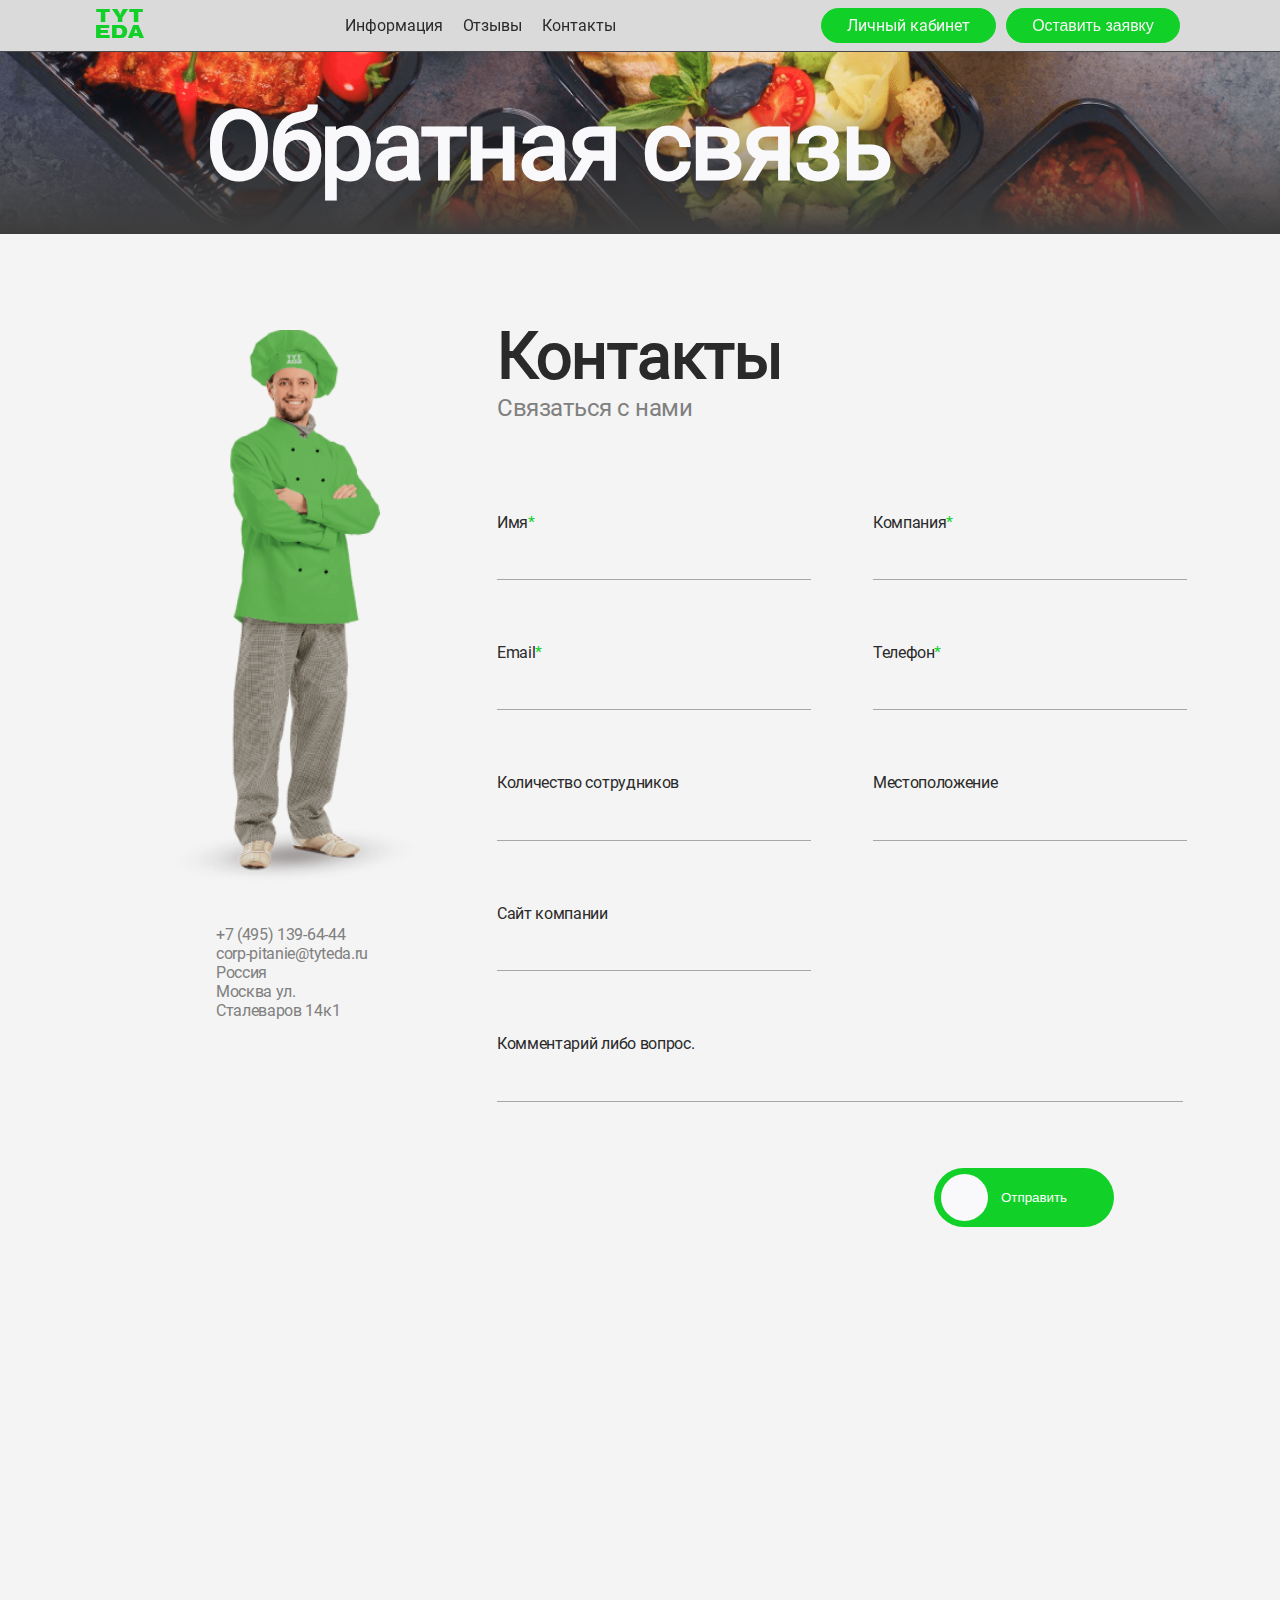
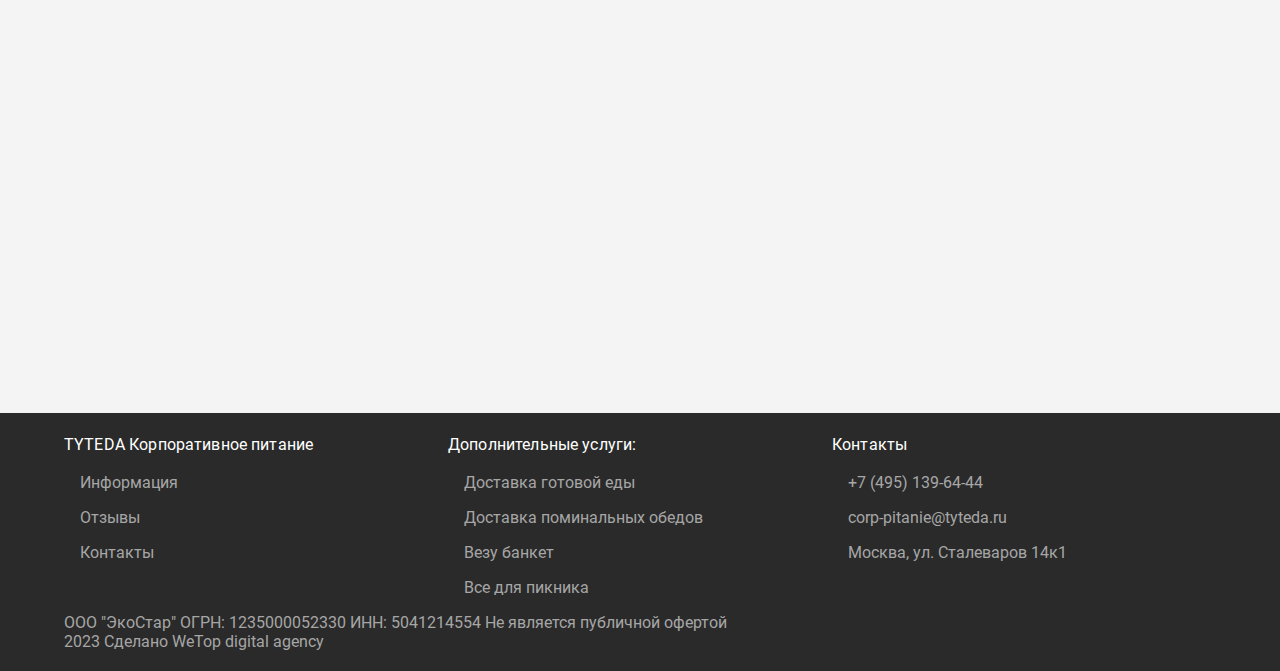
<file: contacts.html>
<!DOCTYPE html>
<html>
  <head>
    <meta charset="utf-8" />
    <title>Корпоративное питание &quot;ТутЕда&quot;</title>
    <meta name="viewport" content="initial-scale=1.0, width=device-width" />
    <meta name="next-head-count" content="3" />
    <link
      rel="preload"
      href="/_next/static/css/29545ce1220c88f7.css"
      as="style"
    />
    <link
      rel="stylesheet"
      href="/_next/static/css/29545ce1220c88f7.css"
      data-n-g=""
    />
    <link
      rel="preload"
      href="/_next/static/css/be8c9c99827e98fb.css"
      as="style"
    />
    <link
      rel="stylesheet"
      href="/_next/static/css/be8c9c99827e98fb.css"
      data-n-p=""
    />
    <noscript data-n-css=""></noscript>
    <script
      defer=""
      nomodule=""
      src="/_next/static/chunks/polyfills-5cd94c89d3acac5f.js"
    ></script>
    <script
      src="/_next/static/chunks/webpack-5c7aba87dddeec9b.js"
      defer=""
    ></script>
    <script
      src="/_next/static/chunks/framework-5f4595e5518b5600.js"
      defer=""
    ></script>
    <script
      src="/_next/static/chunks/main-bef50b518b880ebb.js"
      defer=""
    ></script>
    <script
      src="/_next/static/chunks/pages/_app-694e8f7593f34aee.js"
      defer=""
    ></script>
    <script
      src="/_next/static/chunks/417-edb594fc1c8a91a5.js"
      defer=""
    ></script>
    <script
      src="/_next/static/chunks/119-784508c967f78e65.js"
      defer=""
    ></script>
    <script
      src="/_next/static/chunks/914-9765b4cd4f999ea7.js"
      defer=""
    ></script>
    <script
      src="/_next/static/chunks/pages/contacts-602f6ec65b29e216.js"
      defer=""
    ></script>
    <script
      src="/_next/static/luZcgnraMZRSLUn76QOCF/_buildManifest.js"
      defer=""
    ></script>
    <script
      src="/_next/static/luZcgnraMZRSLUn76QOCF/_ssgManifest.js"
      defer=""
    ></script>
    <script
      src="/_next/static/luZcgnraMZRSLUn76QOCF/_middlewareManifest.js"
      defer=""
    ></script>
  </head>
  <body>
    <div id="__next" data-reactroot="">
      <section class="Nav3_header__menu__fNONO">
        <div class="Nav3_nav2__tOdLJ">
          <style data-emotion="css yl68kw">
            .css-yl68kw {
              sx: flex;
            }
            @media (min-width: 900px) {
              .css-yl68kw {
                display: none;
              }
            }
          </style>
          <div class="MuiBox-root css-yl68kw">
            <style data-emotion="css 178fgtg">
              .css-178fgtg {
                -webkit-user-select: none;
                -moz-user-select: none;
                -ms-user-select: none;
                user-select: none;
                width: 1em;
                height: 1em;
                display: inline-block;
                fill: currentColor;
                -webkit-flex-shrink: 0;
                -ms-flex-negative: 0;
                flex-shrink: 0;
                -webkit-transition: fill 200ms cubic-bezier(0.4, 0, 0.2, 1) 0ms;
                transition: fill 200ms cubic-bezier(0.4, 0, 0.2, 1) 0ms;
                font-size: 1.5rem;
                margin: 16px;
              }</style
            ><svg
              class="MuiSvgIcon-root MuiSvgIcon-fontSizeMedium css-178fgtg"
              focusable="false"
              aria-hidden="true"
              viewBox="0 0 24 24"
              data-testid="MenuIcon"
              style="color: #11d028"
            >
              <path d="M3 18h18v-2H3v2zm0-5h18v-2H3v2zm0-7v2h18V6H3z"></path>
            </svg>
          </div>
          <style data-emotion="css 9l3uo3">
            .css-9l3uo3 {
              margin: 0;
              font-family: "Roboto", "Helvetica", "Arial", sans-serif;
              font-weight: 400;
              font-size: 1rem;
              line-height: 1.5;
              letter-spacing: 0.00938em;
            }
          </style>
          <p
            class="MuiTypography-root MuiTypography-body1 css-9l3uo3"
            style="
              font-family: Nickelodeon2001headline;
              font-weight: 400;
              font-size: 18px;
              line-height: 84.52%;
              letter-spacing: 0.02em;
              color: #11d028;
              text-align: center;
              cursor: pointer;
            "
          >
            TYT<br />EDA
          </p>
          <div class="Nav3_menu__links__I0i_2">
            <a class="Nav3_button__iPRFT" href="/info">Информация</a
            ><a class="Nav3_button__iPRFT" href="/reviews">Отзывы</a
            ><a class="Nav3_button__iPRFT" href="/contacts">Контакты</a>
          </div>
          <div class="Nav3_nav__links__mmtn8">
            <style data-emotion="css d47f85">
              @media (min-width: 0px) {
                .css-d47f85 {
                  display: block;
                }
              }
              @media (min-width: 900px) {
                .css-d47f85 {
                  display: none;
                }
              }
            </style>
            <div class="MuiBox-root css-d47f85">
              <style data-emotion="css 178fgtg">
                .css-178fgtg {
                  -webkit-user-select: none;
                  -moz-user-select: none;
                  -ms-user-select: none;
                  user-select: none;
                  width: 1em;
                  height: 1em;
                  display: inline-block;
                  fill: currentColor;
                  -webkit-flex-shrink: 0;
                  -ms-flex-negative: 0;
                  flex-shrink: 0;
                  -webkit-transition: fill 200ms cubic-bezier(0.4, 0, 0.2, 1)
                    0ms;
                  transition: fill 200ms cubic-bezier(0.4, 0, 0.2, 1) 0ms;
                  font-size: 1.5rem;
                  margin: 16px;
                }</style
              ><svg
                class="MuiSvgIcon-root MuiSvgIcon-fontSizeMedium css-178fgtg"
                focusable="false"
                aria-hidden="true"
                viewBox="0 0 24 24"
                data-testid="AccountBoxIcon"
                style="color: #11d028"
              >
                <path
                  d="M3 5v14c0 1.1.89 2 2 2h14c1.1 0 2-.9 2-2V5c0-1.1-.9-2-2-2H5c-1.11 0-2 .9-2 2zm12 4c0 1.66-1.34 3-3 3s-3-1.34-3-3 1.34-3 3-3 3 1.34 3 3zm-9 8c0-2 4-3.1 6-3.1s6 1.1 6 3.1v1H6v-1z"
                ></path>
              </svg>
            </div>
            <a
              class="Nav3_else__VAR6O Nav3_else__cabinet__UYP0T"
              href="/profile"
              >Личный кабинет</a
            ><button
              style="cursor: pointer"
              class="Nav3_else__VAR6O Nav3_else__application__AkKFY"
            >
              Оставить заявку
            </button>
          </div>
        </div>
      </section>
      <section class="contactForm_contact__8z6n5">
        <div class="contactForm_contact__image__h7Jz2">
          <h3 class="contactForm_contact__title__ImIUf">Обратная связь</h3>
          <div class="contactForm_opacity__7DFov"></div>
        </div>
        <div class="contactForm_contact__form__wB0Vj">
          <div class="contactForm_contact__image_div__NIyzF">
            <div class="contactForm_form__image__P5q_U"></div>
            <p class="contactForm_form__description__BQUA6">
              +7 (495) 139-64-44 corp-pitanie@tyteda.ru Россия<br />Москва ул.
              Сталеваров 14к1
            </p>
          </div>
          <form class="contactForm_form__M9rRU">
            <h3 class="contactForm_form__title__3m6PW">Контакты</h3>
            <p class="contactForm_title__description__NenKU">
              Связаться с нами
            </p>
            <div style="display: grid">
              <div class="contactForm_form__grid__gY6RJ">
                <div class="contactForm_input__card__r1Klw">
                  <span class="contactForm_form__span__b_Hua"
                    >Имя <span class="contactForm_span__0Cl0D">*</span></span
                  ><input class="contactForm_form__input__gigYK" name="name" />
                </div>
                <div class="contactForm_input__card__r1Klw">
                  <span class="contactForm_form__span__b_Hua"
                    >Компания
                    <span class="contactForm_span__0Cl0D">*</span></span
                  ><input
                    class="contactForm_form__input__gigYK"
                    name="company"
                  />
                </div>
                <div class="contactForm_input__card__r1Klw">
                  <span class="contactForm_form__span__b_Hua"
                    >Email <span class="contactForm_span__0Cl0D">*</span></span
                  ><input class="contactForm_form__input__gigYK" name="email" />
                </div>
                <div class="contactForm_input__card__r1Klw">
                  <span class="contactForm_form__span__b_Hua"
                    >Телефон
                    <span class="contactForm_span__0Cl0D">*</span></span
                  ><input class="contactForm_form__input__gigYK" name="phone" />
                </div>
                <div class="contactForm_input__card__r1Klw">
                  <span class="contactForm_form__span__b_Hua"
                    >Количество сотрудников</span
                  ><input class="contactForm_form__input__gigYK" name="staff" />
                </div>
                <div class="contactForm_input__card__r1Klw">
                  <span class="contactForm_form__span__b_Hua"
                    >Местоположение</span
                  ><input
                    class="contactForm_form__input__gigYK"
                    name="location"
                  />
                </div>
                <div class="contactForm_input__card__r1Klw">
                  <span class="contactForm_form__span__b_Hua"
                    >Сайт компании</span
                  ><input
                    class="contactForm_form__input__gigYK"
                    name="website"
                  />
                </div>
              </div>
              <div
                class="contactForm_input__card__r1Klw contactForm_input__last__f5h3G"
              >
                <span class="contactForm_form__span__b_Hua"
                  >Комментарий либо вопрос.</span
                ><input
                  class="contactForm_form__input__gigYK contactForm_input__last__f5h3G"
                  name="comment"
                />
              </div>
            </div>
            <div class="contactForm_minwidth__eFkfu">
              <p
                class="contactForm_form__description__BQUA6 contactForm_block___0I3c"
              >
                8 (495) 139-66-11 corp-pitanie@tyteda.ru Россия<br />Москва ул.
                Сталеваров 14к1
              </p>
              <button class="contactForm_submit__btn__TCZug">
                <div class="contactForm_ellipse__left__9c2qo"></div>
                <span style="margin: 0 -20px 0 0">Отправить</span>
              </button>
            </div>
          </form>
        </div>
        <iframe
          class="contactForm_map___qiV6"
          src="https://yandex.ru/map-widget/v1/?um=constructor%3A1707e808bc4031fad6128bd49499ff0cbfb4968051adcb8ecc9180fb695f787d&amp;source=constructor"
          frameborder="0"
        ></iframe>
      </section>
      <div
        class="MuiBox-root css-0"
        style="
          margin-top: 150px;
          padding: 20px 0;
          background: #2a2a2a;
          color: #a6a6a6;
        "
      >
        <style data-emotion="css 1qsxih2">
          .css-1qsxih2 {
            width: 100%;
            margin-left: auto;
            box-sizing: border-box;
            margin-right: auto;
            display: block;
            padding-left: 16px;
            padding-right: 16px;
          }
          @media (min-width: 600px) {
            .css-1qsxih2 {
              padding-left: 24px;
              padding-right: 24px;
            }
          }
          @media (min-width: 1200px) {
            .css-1qsxih2 {
              max-width: 1200px;
            }
          }
        </style>
        <div class="MuiContainer-root MuiContainer-maxWidthLg css-1qsxih2">
          <style data-emotion="css 1d3bbye">
            .css-1d3bbye {
              box-sizing: border-box;
              display: -webkit-box;
              display: -webkit-flex;
              display: -ms-flexbox;
              display: flex;
              -webkit-box-flex-wrap: wrap;
              -webkit-flex-wrap: wrap;
              -ms-flex-wrap: wrap;
              flex-wrap: wrap;
              width: 100%;
              -webkit-flex-direction: row;
              -ms-flex-direction: row;
              flex-direction: row;
            }
          </style>
          <div class="MuiGrid-root MuiGrid-container css-1d3bbye">
            <style data-emotion="css 19egsyp">
              .css-19egsyp {
                box-sizing: border-box;
                margin: 0;
                -webkit-flex-direction: row;
                -ms-flex-direction: row;
                flex-direction: row;
                -webkit-flex-basis: 100%;
                -ms-flex-preferred-size: 100%;
                flex-basis: 100%;
                -webkit-box-flex: 0;
                -webkit-flex-grow: 0;
                -ms-flex-positive: 0;
                flex-grow: 0;
                max-width: 100%;
              }
              @media (min-width: 600px) {
                .css-19egsyp {
                  -webkit-flex-basis: 100%;
                  -ms-flex-preferred-size: 100%;
                  flex-basis: 100%;
                  -webkit-box-flex: 0;
                  -webkit-flex-grow: 0;
                  -ms-flex-positive: 0;
                  flex-grow: 0;
                  max-width: 100%;
                }
              }
              @media (min-width: 900px) {
                .css-19egsyp {
                  -webkit-flex-basis: 33.333333%;
                  -ms-flex-preferred-size: 33.333333%;
                  flex-basis: 33.333333%;
                  -webkit-box-flex: 0;
                  -webkit-flex-grow: 0;
                  -ms-flex-positive: 0;
                  flex-grow: 0;
                  max-width: 33.333333%;
                }
              }
              @media (min-width: 1200px) {
                .css-19egsyp {
                  -webkit-flex-basis: 33.333333%;
                  -ms-flex-preferred-size: 33.333333%;
                  flex-basis: 33.333333%;
                  -webkit-box-flex: 0;
                  -webkit-flex-grow: 0;
                  -ms-flex-positive: 0;
                  flex-grow: 0;
                  max-width: 33.333333%;
                }
              }
              @media (min-width: 1536px) {
                .css-19egsyp {
                  -webkit-flex-basis: 33.333333%;
                  -ms-flex-preferred-size: 33.333333%;
                  flex-basis: 33.333333%;
                  -webkit-box-flex: 0;
                  -webkit-flex-grow: 0;
                  -ms-flex-positive: 0;
                  flex-grow: 0;
                  max-width: 33.333333%;
                }
              }
            </style>
            <div
              class="MuiGrid-root MuiGrid-item MuiGrid-grid-xs-12 MuiGrid-grid-md-4 css-19egsyp"
            >
              <style data-emotion="css kf02t4">
                .css-kf02t4 {
                  margin: 0;
                  font-family: "Roboto", "Helvetica", "Arial", sans-serif;
                  font-weight: 400;
                  font-size: 1rem;
                  line-height: 1.5;
                  letter-spacing: 0.00938em;
                  color: #ffffff;
                }
              </style>
              <p class="MuiTypography-root MuiTypography-body1 css-kf02t4">
                TYTEDA Корпоративное питание
              </p>
              <style data-emotion="css 1ontqvh">
                .css-1ontqvh {
                  list-style: none;
                  margin: 0;
                  padding: 0;
                  position: relative;
                  padding-top: 8px;
                  padding-bottom: 8px;
                }
              </style>
              <ul class="MuiList-root MuiList-padding css-1ontqvh">
                <style data-emotion="css 1yo8bqd">
                  .css-1yo8bqd {
                    display: -webkit-box;
                    display: -webkit-flex;
                    display: -ms-flexbox;
                    display: flex;
                    -webkit-box-pack: start;
                    -ms-flex-pack: start;
                    -webkit-justify-content: flex-start;
                    justify-content: flex-start;
                    -webkit-align-items: center;
                    -webkit-box-align: center;
                    -ms-flex-align: center;
                    align-items: center;
                    position: relative;
                    -webkit-text-decoration: none;
                    text-decoration: none;
                    width: 100%;
                    box-sizing: border-box;
                    text-align: left;
                    padding-top: 8px;
                    padding-bottom: 8px;
                    padding-left: 16px;
                    padding-right: 16px;
                  }
                  .css-1yo8bqd.Mui-focusVisible {
                    background-color: rgba(0, 0, 0, 0.12);
                  }
                  .css-1yo8bqd.Mui-selected {
                    background-color: rgba(25, 118, 210, 0.08);
                  }
                  .css-1yo8bqd.Mui-selected.Mui-focusVisible {
                    background-color: rgba(25, 118, 210, 0.2);
                  }
                  .css-1yo8bqd.Mui-disabled {
                    opacity: 0.38;
                  }
                </style>
                <li
                  class="MuiListItem-root MuiListItem-gutters MuiListItem-padding css-1yo8bqd"
                >
                  <a href="/info">Информация</a>
                </li>
                <li
                  class="MuiListItem-root MuiListItem-gutters MuiListItem-padding css-1yo8bqd"
                >
                  <a href="/">Отзывы</a>
                </li>
                <li
                  class="MuiListItem-root MuiListItem-gutters MuiListItem-padding css-1yo8bqd"
                >
                  <a href="/contacts">Контакты</a>
                </li>
              </ul>
            </div>
            <div
              class="MuiGrid-root MuiGrid-item MuiGrid-grid-xs-12 MuiGrid-grid-md-4 css-19egsyp"
            >
              <p class="MuiTypography-root MuiTypography-body1 css-kf02t4">
                Дополнительные услуги:
              </p>
              <ul class="MuiList-root MuiList-padding css-1ontqvh">
                <li
                  class="MuiListItem-root MuiListItem-gutters MuiListItem-padding css-1yo8bqd"
                >
                  <a href="https://shashlandia.ru/" target="_blanck"
                    >Доставка готовой еды</a
                  >
                </li>
                <li
                  class="MuiListItem-root MuiListItem-gutters MuiListItem-padding css-1yo8bqd"
                >
                  <a href="http://pominki-dostavka.ru/" target="_blanck"
                    >Доставка поминальных обедов</a
                  >
                </li>
                <li
                  class="MuiListItem-root MuiListItem-gutters MuiListItem-padding css-1yo8bqd"
                >
                  <a href="https://vezu-banket.ru/" target="_blanck"
                    >Везу банкет</a
                  >
                </li>
                <li
                  class="MuiListItem-root MuiListItem-gutters MuiListItem-padding css-1yo8bqd"
                >
                  <a href="https://шашландия.рф/" target="_blanck"
                    >Все для пикника</a
                  >
                </li>
              </ul>
            </div>
            <div
              class="MuiGrid-root MuiGrid-item MuiGrid-grid-xs-12 MuiGrid-grid-md-4 css-19egsyp"
            >
              <p class="MuiTypography-root MuiTypography-body1 css-kf02t4">
                Контакты
              </p>
              <ul class="MuiList-root MuiList-padding css-1ontqvh">
                <li
                  class="MuiListItem-root MuiListItem-gutters MuiListItem-padding css-1yo8bqd"
                >
                  +7 (495) 139-64-44
                </li>
                <li
                  class="MuiListItem-root MuiListItem-gutters MuiListItem-padding css-1yo8bqd"
                >
                  corp-pitanie@tyteda.ru
                </li>
                <li
                  class="MuiListItem-root MuiListItem-gutters MuiListItem-padding css-1yo8bqd"
                >
                  Москва, ул. Сталеваров 14к1
                </li>
              </ul>
            </div>
            <style data-emotion="css 15j76c0">
              .css-15j76c0 {
                box-sizing: border-box;
                margin: 0;
                -webkit-flex-direction: row;
                -ms-flex-direction: row;
                flex-direction: row;
                -webkit-flex-basis: 100%;
                -ms-flex-preferred-size: 100%;
                flex-basis: 100%;
                -webkit-box-flex: 0;
                -webkit-flex-grow: 0;
                -ms-flex-positive: 0;
                flex-grow: 0;
                max-width: 100%;
              }
              @media (min-width: 600px) {
                .css-15j76c0 {
                  -webkit-flex-basis: 100%;
                  -ms-flex-preferred-size: 100%;
                  flex-basis: 100%;
                  -webkit-box-flex: 0;
                  -webkit-flex-grow: 0;
                  -ms-flex-positive: 0;
                  flex-grow: 0;
                  max-width: 100%;
                }
              }
              @media (min-width: 900px) {
                .css-15j76c0 {
                  -webkit-flex-basis: 100%;
                  -ms-flex-preferred-size: 100%;
                  flex-basis: 100%;
                  -webkit-box-flex: 0;
                  -webkit-flex-grow: 0;
                  -ms-flex-positive: 0;
                  flex-grow: 0;
                  max-width: 100%;
                }
              }
              @media (min-width: 1200px) {
                .css-15j76c0 {
                  -webkit-flex-basis: 100%;
                  -ms-flex-preferred-size: 100%;
                  flex-basis: 100%;
                  -webkit-box-flex: 0;
                  -webkit-flex-grow: 0;
                  -ms-flex-positive: 0;
                  flex-grow: 0;
                  max-width: 100%;
                }
              }
              @media (min-width: 1536px) {
                .css-15j76c0 {
                  -webkit-flex-basis: 100%;
                  -ms-flex-preferred-size: 100%;
                  flex-basis: 100%;
                  -webkit-box-flex: 0;
                  -webkit-flex-grow: 0;
                  -ms-flex-positive: 0;
                  flex-grow: 0;
                  max-width: 100%;
                }
              }
            </style>
            <div
              class="MuiGrid-root MuiGrid-item MuiGrid-grid-xs-12 css-15j76c0"
            >
              ООО &quot; ЭкоСтар &quot; ОГРН: 1235000052330 ИНН: 5041214554 Не
              является публичной офертой<br />2023 Сделано
              <a href="https://wetop.ru/" target="_blanck"
                >WeTop digital agency</a
              >
            </div>
          </div>
        </div>
      </div>
    </div>
    <script id="__NEXT_DATA__" type="application/json">
      {
        "props": { "pageProps": {} },
        "page": "/contacts",
        "query": {},
        "buildId": "luZcgnraMZRSLUn76QOCF",
        "nextExport": true,
        "autoExport": true,
        "isFallback": false,
        "scriptLoader": []
      }
    </script>
  </body>
</html>
</file>
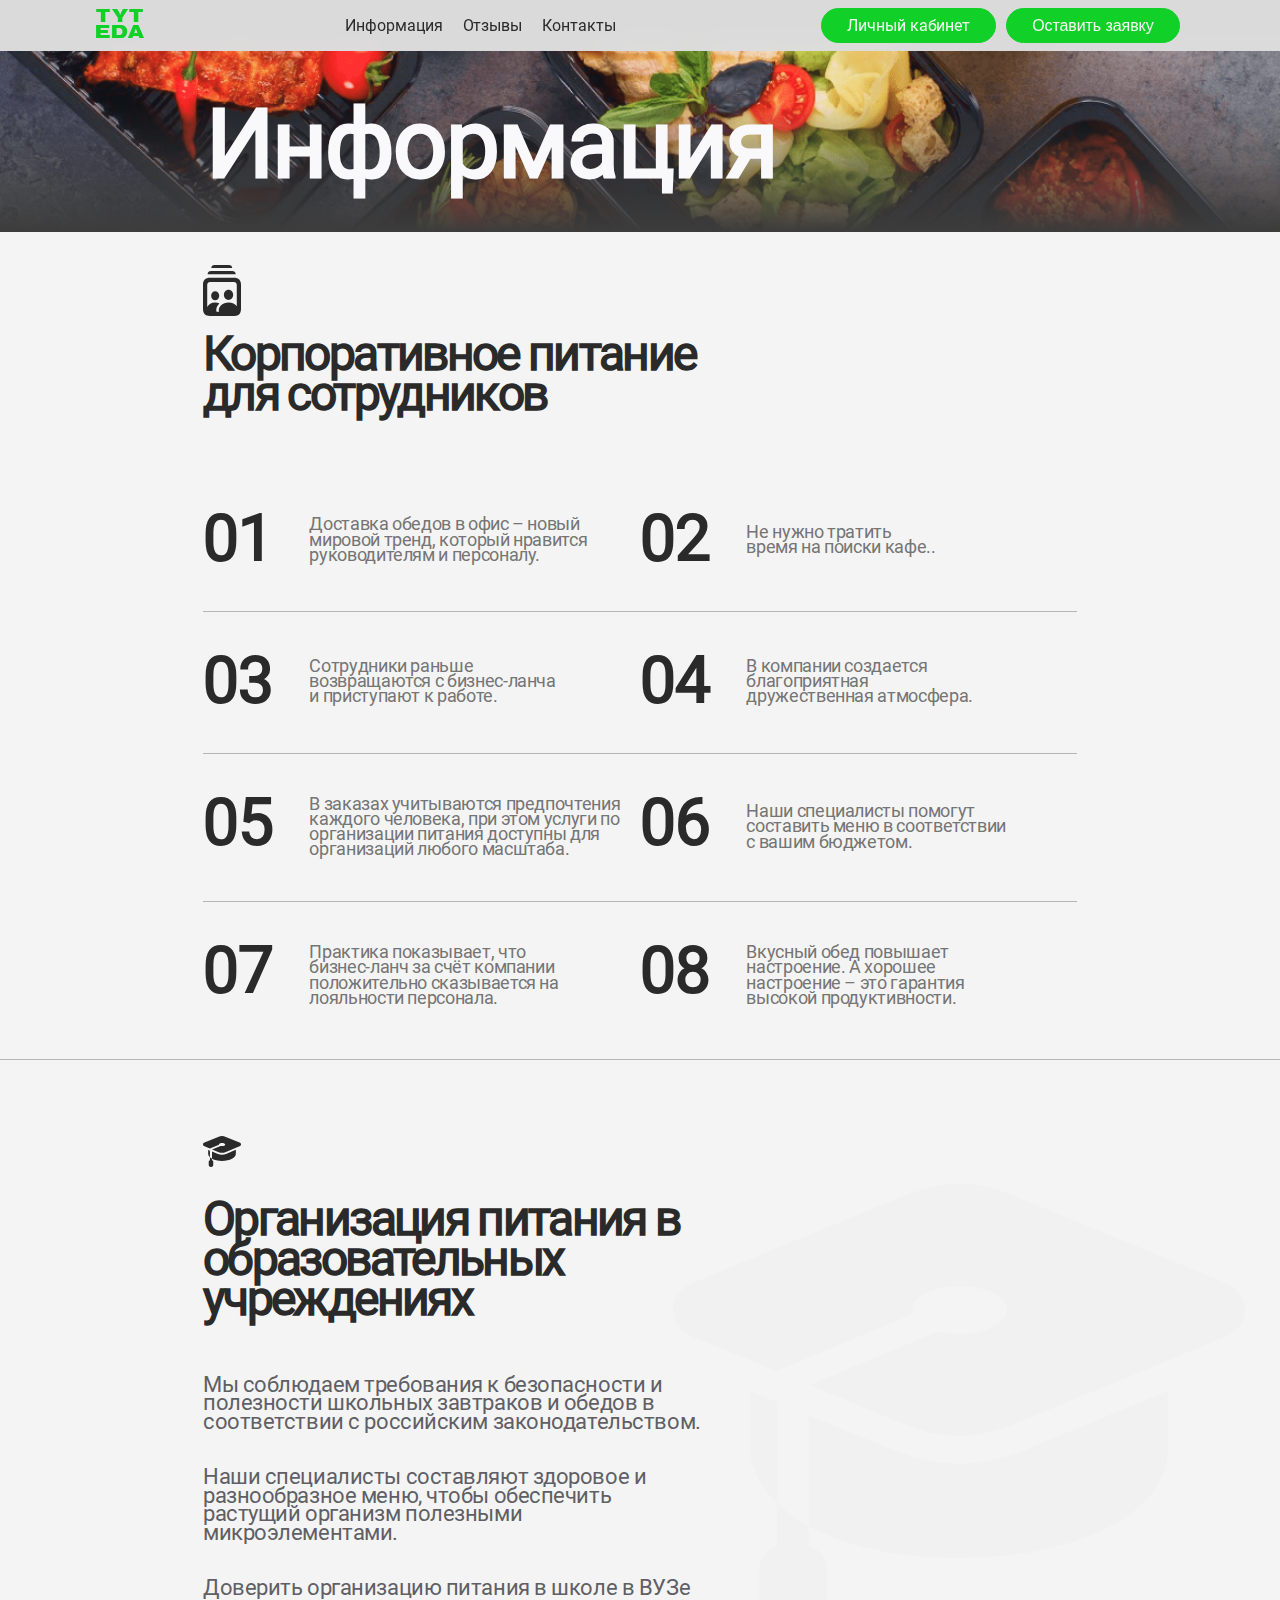
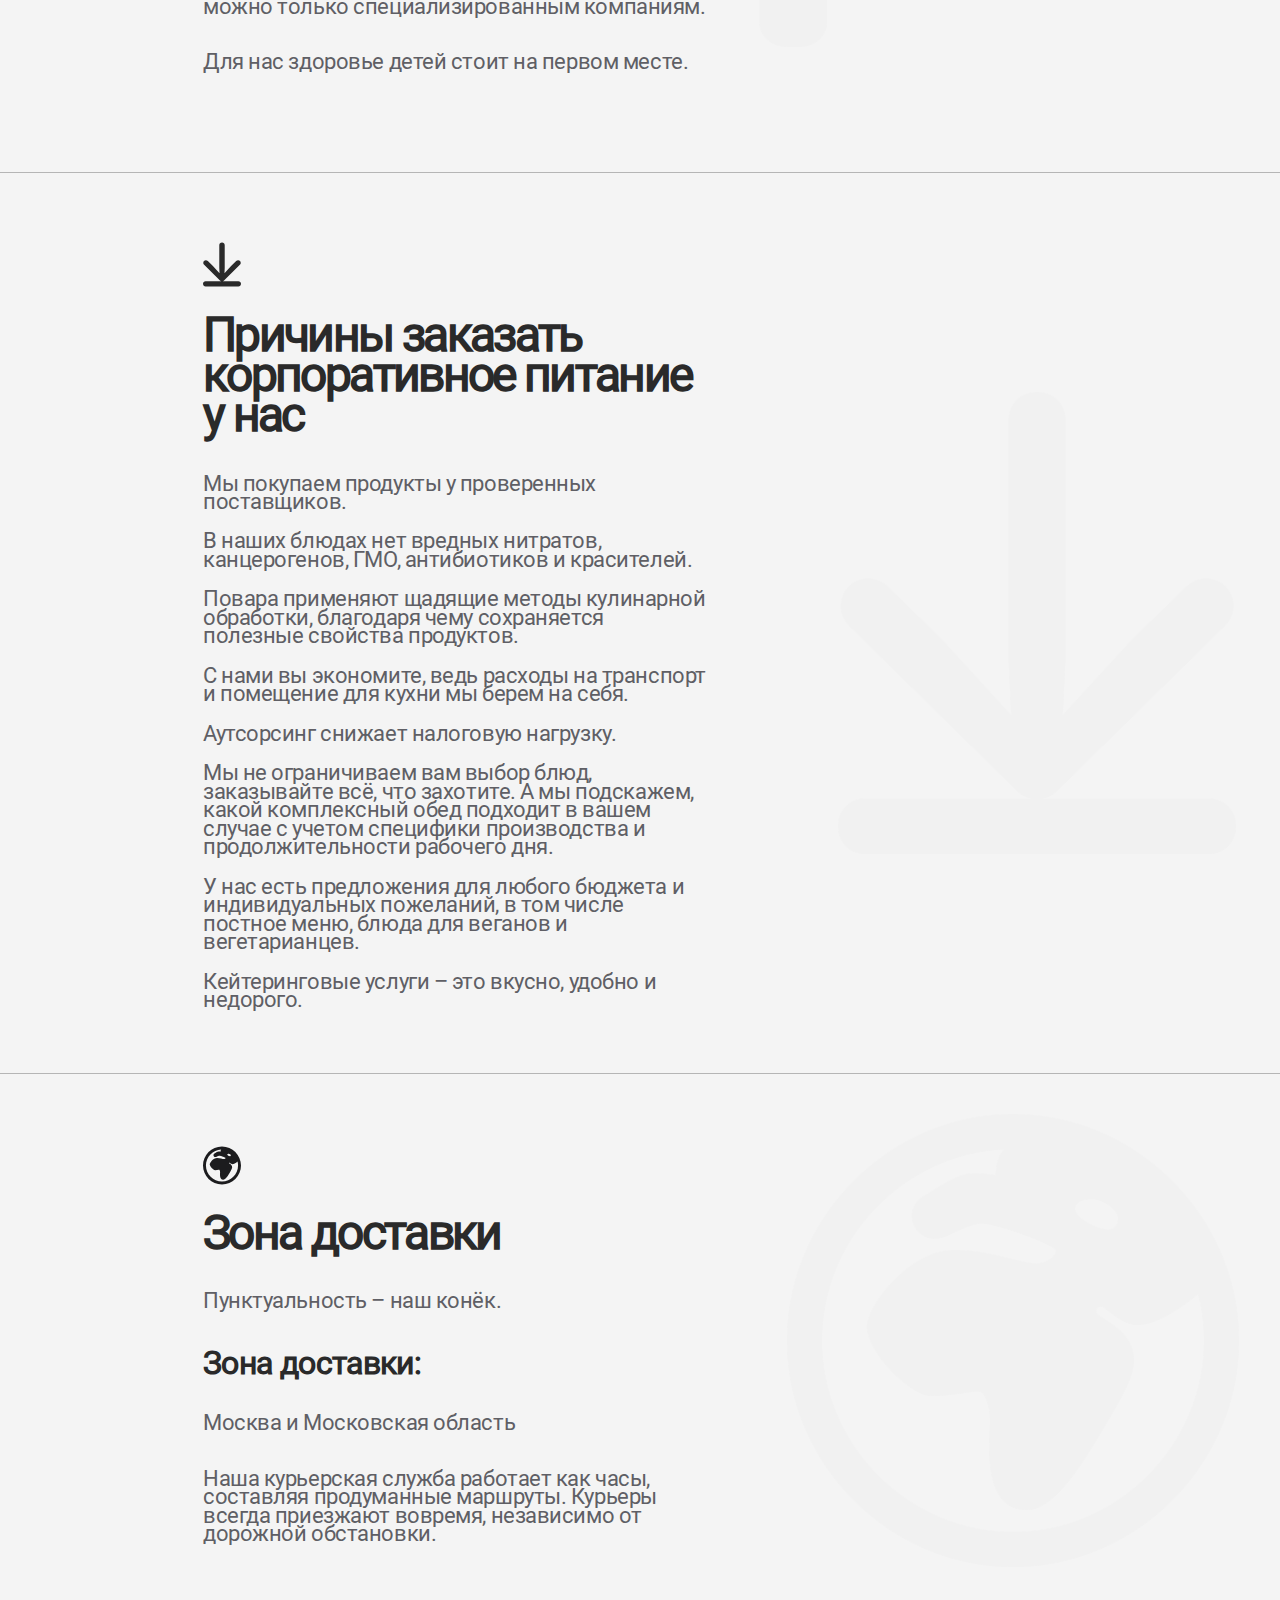
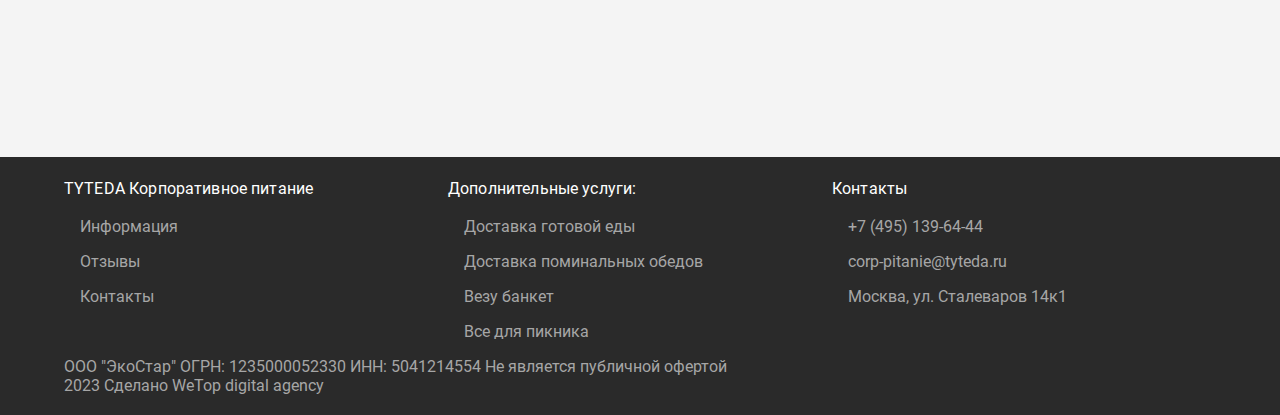
<file: info.html>
<!DOCTYPE html>
<html>
  <head>
    <meta charset="utf-8" />
    <title>Корпоративное питание &quot;ТутЕда&quot;</title>
    <meta name="viewport" content="initial-scale=1.0, width=device-width" />
    <meta name="next-head-count" content="3" />
    <link
      rel="preload"
      href="/_next/static/css/29545ce1220c88f7.css"
      as="style"
    />
    <link
      rel="stylesheet"
      href="/_next/static/css/29545ce1220c88f7.css"
      data-n-g=""
    />
    <link
      rel="preload"
      href="/_next/static/css/2647524f3e1ccd1b.css"
      as="style"
    />
    <link
      rel="stylesheet"
      href="/_next/static/css/2647524f3e1ccd1b.css"
      data-n-p=""
    />
    <noscript data-n-css=""></noscript>
    <script
      defer=""
      nomodule=""
      src="/_next/static/chunks/polyfills-5cd94c89d3acac5f.js"
    ></script>
    <script
      src="/_next/static/chunks/webpack-5c7aba87dddeec9b.js"
      defer=""
    ></script>
    <script
      src="/_next/static/chunks/framework-5f4595e5518b5600.js"
      defer=""
    ></script>
    <script
      src="/_next/static/chunks/main-bef50b518b880ebb.js"
      defer=""
    ></script>
    <script
      src="/_next/static/chunks/pages/_app-694e8f7593f34aee.js"
      defer=""
    ></script>
    <script
      src="/_next/static/chunks/417-edb594fc1c8a91a5.js"
      defer=""
    ></script>
    <script
      src="/_next/static/chunks/119-784508c967f78e65.js"
      defer=""
    ></script>
    <script
      src="/_next/static/chunks/914-9765b4cd4f999ea7.js"
      defer=""
    ></script>
    <script
      src="/_next/static/chunks/pages/info-3723323a614984e3.js"
      defer=""
    ></script>
    <script
      src="/_next/static/luZcgnraMZRSLUn76QOCF/_buildManifest.js"
      defer=""
    ></script>
    <script
      src="/_next/static/luZcgnraMZRSLUn76QOCF/_ssgManifest.js"
      defer=""
    ></script>
    <script
      src="/_next/static/luZcgnraMZRSLUn76QOCF/_middlewareManifest.js"
      defer=""
    ></script>
  </head>
  <body>
    <div id="__next" data-reactroot="">
      <section class="Nav3_header__menu__fNONO">
        <div class="Nav3_nav2__tOdLJ">
          <style data-emotion="css yl68kw">
            .css-yl68kw {
              sx: flex;
            }
            @media (min-width: 900px) {
              .css-yl68kw {
                display: none;
              }
            }
          </style>
          <div class="MuiBox-root css-yl68kw">
            <style data-emotion="css 178fgtg">
              .css-178fgtg {
                -webkit-user-select: none;
                -moz-user-select: none;
                -ms-user-select: none;
                user-select: none;
                width: 1em;
                height: 1em;
                display: inline-block;
                fill: currentColor;
                -webkit-flex-shrink: 0;
                -ms-flex-negative: 0;
                flex-shrink: 0;
                -webkit-transition: fill 200ms cubic-bezier(0.4, 0, 0.2, 1) 0ms;
                transition: fill 200ms cubic-bezier(0.4, 0, 0.2, 1) 0ms;
                font-size: 1.5rem;
                margin: 16px;
              }</style
            ><svg
              class="MuiSvgIcon-root MuiSvgIcon-fontSizeMedium css-178fgtg"
              focusable="false"
              aria-hidden="true"
              viewBox="0 0 24 24"
              data-testid="MenuIcon"
              style="color: #11d028"
            >
              <path d="M3 18h18v-2H3v2zm0-5h18v-2H3v2zm0-7v2h18V6H3z"></path>
            </svg>
          </div>
          <style data-emotion="css 9l3uo3">
            .css-9l3uo3 {
              margin: 0;
              font-family: "Roboto", "Helvetica", "Arial", sans-serif;
              font-weight: 400;
              font-size: 1rem;
              line-height: 1.5;
              letter-spacing: 0.00938em;
            }
          </style>
          <p
            class="MuiTypography-root MuiTypography-body1 css-9l3uo3"
            style="
              font-family: Nickelodeon2001headline;
              font-weight: 400;
              font-size: 18px;
              line-height: 84.52%;
              letter-spacing: 0.02em;
              color: #11d028;
              text-align: center;
              cursor: pointer;
            "
          >
            TYT<br />EDA
          </p>
          <div class="Nav3_menu__links__I0i_2">
            <a class="Nav3_button__iPRFT" href="/info">Информация</a
            ><a class="Nav3_button__iPRFT" href="/reviews">Отзывы</a
            ><a class="Nav3_button__iPRFT" href="/contacts">Контакты</a>
          </div>
          <div class="Nav3_nav__links__mmtn8">
            <style data-emotion="css d47f85">
              @media (min-width: 0px) {
                .css-d47f85 {
                  display: block;
                }
              }
              @media (min-width: 900px) {
                .css-d47f85 {
                  display: none;
                }
              }
            </style>
            <div class="MuiBox-root css-d47f85">
              <style data-emotion="css 178fgtg">
                .css-178fgtg {
                  -webkit-user-select: none;
                  -moz-user-select: none;
                  -ms-user-select: none;
                  user-select: none;
                  width: 1em;
                  height: 1em;
                  display: inline-block;
                  fill: currentColor;
                  -webkit-flex-shrink: 0;
                  -ms-flex-negative: 0;
                  flex-shrink: 0;
                  -webkit-transition: fill 200ms cubic-bezier(0.4, 0, 0.2, 1)
                    0ms;
                  transition: fill 200ms cubic-bezier(0.4, 0, 0.2, 1) 0ms;
                  font-size: 1.5rem;
                  margin: 16px;
                }</style
              ><svg
                class="MuiSvgIcon-root MuiSvgIcon-fontSizeMedium css-178fgtg"
                focusable="false"
                aria-hidden="true"
                viewBox="0 0 24 24"
                data-testid="AccountBoxIcon"
                style="color: #11d028"
              >
                <path
                  d="M3 5v14c0 1.1.89 2 2 2h14c1.1 0 2-.9 2-2V5c0-1.1-.9-2-2-2H5c-1.11 0-2 .9-2 2zm12 4c0 1.66-1.34 3-3 3s-3-1.34-3-3 1.34-3 3-3 3 1.34 3 3zm-9 8c0-2 4-3.1 6-3.1s6 1.1 6 3.1v1H6v-1z"
                ></path>
              </svg>
            </div>
            <a
              class="Nav3_else__VAR6O Nav3_else__cabinet__UYP0T"
              href="/profile"
              >Личный кабинет</a
            ><button
              style="cursor: pointer"
              class="Nav3_else__VAR6O Nav3_else__application__AkKFY"
            >
              Оставить заявку
            </button>
          </div>
        </div>
      </section>
      <section class="info_info__7LdI5">
        <div class="info_info__image__UlWlj">
          <h2 class="info_info__title__2dbsF">Информация</h2>
          <div class="info_opacity__AEYfA"></div>
        </div>
        <div class="info_info__corp__tXR5h">
          <div class="info_center__wMxzB">
            <img
              src="/_next/static/media/info-kp-icon.6b516e9f.svg"
              alt="info__logo"
              class="info_info__logo__waEps"
            />
            <h3 class="info_corp__title__naTXb">
              Корпоративное питание <br />
              для сотрудников
            </h3>
            <div class="info_info__grid__33Vjr">
              <div class="info_grid__card__3drr1">
                <h3 class="info_grid__num__XJF_Z">01</h3>
                <p class="info_grid__text__XrQkB" style="max-width: 283px">
                  Доставка обедов в офис – новый мировой тренд, который нравится
                  руководителям и персоналу.
                </p>
              </div>
              <div class="info_grid__card__3drr1">
                <h3 class="info_grid__num__XJF_Z">02</h3>
                <p class="info_grid__text__XrQkB" style="max-width: 191px">
                  Не нужно тратить время на поиски кафе..
                </p>
              </div>
              <div class="info_grid__card__3drr1">
                <h3 class="info_grid__num__XJF_Z">03</h3>
                <p class="info_grid__text__XrQkB" style="max-width: 256px">
                  Сотрудники раньше возвращаются с бизнес-ланча и приступают к
                  работе.
                </p>
              </div>
              <div class="info_grid__card__3drr1">
                <h3 class="info_grid__num__XJF_Z">04</h3>
                <p class="info_grid__text__XrQkB" style="max-width: 235px">
                  В компании создается благоприятная дружественная атмосфера.
                </p>
              </div>
              <div class="info_grid__card__3drr1">
                <h3 class="info_grid__num__XJF_Z">05</h3>
                <p class="info_grid__text__XrQkB" style="max-width: 315px">
                  В заказах учитываются предпочтения каждого человека, при этом
                  услуги по организации питания доступны для организаций любого
                  масштаба.
                </p>
              </div>
              <div class="info_grid__card__3drr1">
                <h3 class="info_grid__num__XJF_Z">06</h3>
                <p class="info_grid__text__XrQkB" style="max-width: 265px">
                  Наши специалисты помогут составить меню в соответствии с вашим
                  бюджетом.
                </p>
              </div>
              <div class="info_grid__card__3drr1">
                <h3 class="info_grid__num__XJF_Z">07</h3>
                <p class="info_grid__text__XrQkB" style="max-width: 273px">
                  Практика показывает, что бизнес-ланч за счёт компании
                  положительно сказывается на лояльности персонала.
                </p>
              </div>
              <div class="info_grid__card__3drr1">
                <h3 class="info_grid__num__XJF_Z">08</h3>
                <p class="info_grid__text__XrQkB" style="max-width: 233px">
                  Вкусный обед повышает настроение. А хорошее настроение – это
                  гарантия высокой продуктивности.
                </p>
              </div>
            </div>
          </div>
        </div>
        <div class="info_background__one__igz4y info_info__corp__tXR5h">
          <div class="info_width__Fltu8">
            <div class="info_school__pcUt0">
              <img
                src="/_next/static/media/school-icon.7efc9f2d.svg"
                class="info_info__logo__waEps"
              />
              <h3 class="info_corp__title__naTXb undefined">
                Организация питания в образовательных учреждениях
              </h3>
              <p
                class="info_school__text__YifdC info_school__text_margin__9q1HT"
              >
                Мы соблюдаем требования к безопасности и полезности школьных
                завтраков и обедов в соответствии с российским
                законодательством.
              </p>
              <p class="info_school__text__YifdC">
                Наши специалисты составляют здоровое и разнообразное меню, чтобы
                обеспечить растущий организм полезными микроэлементами.
              </p>
              <p class="info_school__text__YifdC">
                Доверить организацию питания в школе в ВУЗе можно только
                специализированным компаниям.
              </p>
              <p class="info_school__text__YifdC">
                Для нас здоровье детей стоит на первом месте.
              </p>
            </div>
          </div>
        </div>
        <div class="info_background__two__X9RPa info_info__corp__tXR5h">
          <div class="info_width__Fltu8">
            <div class="info_school__pcUt0">
              <img
                src="/_next/static/media/arrowDown.aaef4ac8.svg"
                class="info_info__logo__waEps"
              />
              <h3 class="info_corp__title__naTXb info_margin__MTiEi">
                Причины заказать корпоративное питание у нас
              </h3>
              <p
                class="info_school__text__YifdC info_margin__MTiEi info_school__text_margin__9q1HT"
              >
                Мы покупаем продукты у проверенных поставщиков.
              </p>
              <p class="info_school__text__YifdC info_margin__MTiEi">
                В наших блюдах нет вредных нитратов, канцерогенов, ГМО,
                антибиотиков и красителей.
              </p>
              <p class="info_school__text__YifdC info_margin__MTiEi">
                Повара применяют щадящие методы кулинарной обработки, благодаря
                чему сохраняется полезные свойства продуктов.
              </p>
              <p class="info_school__text__YifdC info_margin__MTiEi">
                С нами вы экономите, ведь расходы на транспорт и помещение для
                кухни мы берем на себя.
              </p>
              <p class="info_school__text__YifdC info_margin__MTiEi">
                Аутсорсинг снижает налоговую нагрузку.
              </p>
              <p class="info_school__text__YifdC info_margin__MTiEi">
                Мы не ограничиваем вам выбор блюд, заказывайте всё, что
                захотите. А мы подскажем, какой комплексный обед подходит в
                вашем случае с учетом специфики производства и продолжительности
                рабочего дня.
              </p>
              <p class="info_school__text__YifdC info_margin__MTiEi">
                У нас есть предложения для любого бюджета и индивидуальных
                пожеланий, в том числе постное меню, блюда для веганов и
                вегетарианцев.
              </p>
              <p class="info_school__text__YifdC info_margin__MTiEi">
                Кейтеринговые услуги – это вкусно, удобно и недорого.
              </p>
            </div>
          </div>
        </div>
        <div class="info_background__three__6Gop_">
          <div class="info_width__Fltu8">
            <div class="info_school__pcUt0">
              <img
                src="/_next/static/media/globe.fd066187.svg"
                class="info_info__logo__waEps"
              />
              <h3 class="info_corp__title__naTXb info_margin__title__p738n">
                Зона доставки
              </h3>
              <p class="info_school__text__YifdC info_margin__MTiEi">
                Пунктуальность – наш конёк.
              </p>
              <h5 class="info_title__zone__I0Ebb">Зона доставки:</h5>
              <p class="info_school__text__YifdC">
                Москва и Московская область
              </p>
              <p
                class="info_school__text__YifdC info_margin__MTiEi"
                style="margin-top: 20px"
              >
                Наша курьерская служба работает как часы, составляя продуманные
                маршруты. Курьеры всегда приезжают вовремя, независимо от
                дорожной обстановки.
              </p>
            </div>
          </div>
        </div>
      </section>
      <div
        class="MuiBox-root css-0"
        style="
          margin-top: 150px;
          padding: 20px 0;
          background: #2a2a2a;
          color: #a6a6a6;
        "
      >
        <style data-emotion="css 1qsxih2">
          .css-1qsxih2 {
            width: 100%;
            margin-left: auto;
            box-sizing: border-box;
            margin-right: auto;
            display: block;
            padding-left: 16px;
            padding-right: 16px;
          }
          @media (min-width: 600px) {
            .css-1qsxih2 {
              padding-left: 24px;
              padding-right: 24px;
            }
          }
          @media (min-width: 1200px) {
            .css-1qsxih2 {
              max-width: 1200px;
            }
          }
        </style>
        <div class="MuiContainer-root MuiContainer-maxWidthLg css-1qsxih2">
          <style data-emotion="css 1d3bbye">
            .css-1d3bbye {
              box-sizing: border-box;
              display: -webkit-box;
              display: -webkit-flex;
              display: -ms-flexbox;
              display: flex;
              -webkit-box-flex-wrap: wrap;
              -webkit-flex-wrap: wrap;
              -ms-flex-wrap: wrap;
              flex-wrap: wrap;
              width: 100%;
              -webkit-flex-direction: row;
              -ms-flex-direction: row;
              flex-direction: row;
            }
          </style>
          <div class="MuiGrid-root MuiGrid-container css-1d3bbye">
            <style data-emotion="css 19egsyp">
              .css-19egsyp {
                box-sizing: border-box;
                margin: 0;
                -webkit-flex-direction: row;
                -ms-flex-direction: row;
                flex-direction: row;
                -webkit-flex-basis: 100%;
                -ms-flex-preferred-size: 100%;
                flex-basis: 100%;
                -webkit-box-flex: 0;
                -webkit-flex-grow: 0;
                -ms-flex-positive: 0;
                flex-grow: 0;
                max-width: 100%;
              }
              @media (min-width: 600px) {
                .css-19egsyp {
                  -webkit-flex-basis: 100%;
                  -ms-flex-preferred-size: 100%;
                  flex-basis: 100%;
                  -webkit-box-flex: 0;
                  -webkit-flex-grow: 0;
                  -ms-flex-positive: 0;
                  flex-grow: 0;
                  max-width: 100%;
                }
              }
              @media (min-width: 900px) {
                .css-19egsyp {
                  -webkit-flex-basis: 33.333333%;
                  -ms-flex-preferred-size: 33.333333%;
                  flex-basis: 33.333333%;
                  -webkit-box-flex: 0;
                  -webkit-flex-grow: 0;
                  -ms-flex-positive: 0;
                  flex-grow: 0;
                  max-width: 33.333333%;
                }
              }
              @media (min-width: 1200px) {
                .css-19egsyp {
                  -webkit-flex-basis: 33.333333%;
                  -ms-flex-preferred-size: 33.333333%;
                  flex-basis: 33.333333%;
                  -webkit-box-flex: 0;
                  -webkit-flex-grow: 0;
                  -ms-flex-positive: 0;
                  flex-grow: 0;
                  max-width: 33.333333%;
                }
              }
              @media (min-width: 1536px) {
                .css-19egsyp {
                  -webkit-flex-basis: 33.333333%;
                  -ms-flex-preferred-size: 33.333333%;
                  flex-basis: 33.333333%;
                  -webkit-box-flex: 0;
                  -webkit-flex-grow: 0;
                  -ms-flex-positive: 0;
                  flex-grow: 0;
                  max-width: 33.333333%;
                }
              }
            </style>
            <div
              class="MuiGrid-root MuiGrid-item MuiGrid-grid-xs-12 MuiGrid-grid-md-4 css-19egsyp"
            >
              <style data-emotion="css kf02t4">
                .css-kf02t4 {
                  margin: 0;
                  font-family: "Roboto", "Helvetica", "Arial", sans-serif;
                  font-weight: 400;
                  font-size: 1rem;
                  line-height: 1.5;
                  letter-spacing: 0.00938em;
                  color: #ffffff;
                }
              </style>
              <p class="MuiTypography-root MuiTypography-body1 css-kf02t4">
                TYTEDA Корпоративное питание
              </p>
              <style data-emotion="css 1ontqvh">
                .css-1ontqvh {
                  list-style: none;
                  margin: 0;
                  padding: 0;
                  position: relative;
                  padding-top: 8px;
                  padding-bottom: 8px;
                }
              </style>
              <ul class="MuiList-root MuiList-padding css-1ontqvh">
                <style data-emotion="css 1yo8bqd">
                  .css-1yo8bqd {
                    display: -webkit-box;
                    display: -webkit-flex;
                    display: -ms-flexbox;
                    display: flex;
                    -webkit-box-pack: start;
                    -ms-flex-pack: start;
                    -webkit-justify-content: flex-start;
                    justify-content: flex-start;
                    -webkit-align-items: center;
                    -webkit-box-align: center;
                    -ms-flex-align: center;
                    align-items: center;
                    position: relative;
                    -webkit-text-decoration: none;
                    text-decoration: none;
                    width: 100%;
                    box-sizing: border-box;
                    text-align: left;
                    padding-top: 8px;
                    padding-bottom: 8px;
                    padding-left: 16px;
                    padding-right: 16px;
                  }
                  .css-1yo8bqd.Mui-focusVisible {
                    background-color: rgba(0, 0, 0, 0.12);
                  }
                  .css-1yo8bqd.Mui-selected {
                    background-color: rgba(25, 118, 210, 0.08);
                  }
                  .css-1yo8bqd.Mui-selected.Mui-focusVisible {
                    background-color: rgba(25, 118, 210, 0.2);
                  }
                  .css-1yo8bqd.Mui-disabled {
                    opacity: 0.38;
                  }
                </style>
                <li
                  class="MuiListItem-root MuiListItem-gutters MuiListItem-padding css-1yo8bqd"
                >
                  <a href="/info">Информация</a>
                </li>
                <li
                  class="MuiListItem-root MuiListItem-gutters MuiListItem-padding css-1yo8bqd"
                >
                  <a href="/">Отзывы</a>
                </li>
                <li
                  class="MuiListItem-root MuiListItem-gutters MuiListItem-padding css-1yo8bqd"
                >
                  <a href="/contacts">Контакты</a>
                </li>
              </ul>
            </div>
            <div
              class="MuiGrid-root MuiGrid-item MuiGrid-grid-xs-12 MuiGrid-grid-md-4 css-19egsyp"
            >
              <p class="MuiTypography-root MuiTypography-body1 css-kf02t4">
                Дополнительные услуги:
              </p>
              <ul class="MuiList-root MuiList-padding css-1ontqvh">
                <li
                  class="MuiListItem-root MuiListItem-gutters MuiListItem-padding css-1yo8bqd"
                >
                  <a href="https://shashlandia.ru/" target="_blanck"
                    >Доставка готовой еды</a
                  >
                </li>
                <li
                  class="MuiListItem-root MuiListItem-gutters MuiListItem-padding css-1yo8bqd"
                >
                  <a href="http://pominki-dostavka.ru/" target="_blanck"
                    >Доставка поминальных обедов</a
                  >
                </li>
                <li
                  class="MuiListItem-root MuiListItem-gutters MuiListItem-padding css-1yo8bqd"
                >
                  <a href="https://vezu-banket.ru/" target="_blanck"
                    >Везу банкет</a
                  >
                </li>
                <li
                  class="MuiListItem-root MuiListItem-gutters MuiListItem-padding css-1yo8bqd"
                >
                  <a href="https://шашландия.рф/" target="_blanck"
                    >Все для пикника</a
                  >
                </li>
              </ul>
            </div>
            <div
              class="MuiGrid-root MuiGrid-item MuiGrid-grid-xs-12 MuiGrid-grid-md-4 css-19egsyp"
            >
              <p class="MuiTypography-root MuiTypography-body1 css-kf02t4">
                Контакты
              </p>
              <ul class="MuiList-root MuiList-padding css-1ontqvh">
                <li
                  class="MuiListItem-root MuiListItem-gutters MuiListItem-padding css-1yo8bqd"
                >
                  +7 (495) 139-64-44
                </li>
                <li
                  class="MuiListItem-root MuiListItem-gutters MuiListItem-padding css-1yo8bqd"
                >
                  corp-pitanie@tyteda.ru
                </li>
                <li
                  class="MuiListItem-root MuiListItem-gutters MuiListItem-padding css-1yo8bqd"
                >
                  Москва, ул. Сталеваров 14к1
                </li>
              </ul>
            </div>
            <style data-emotion="css 15j76c0">
              .css-15j76c0 {
                box-sizing: border-box;
                margin: 0;
                -webkit-flex-direction: row;
                -ms-flex-direction: row;
                flex-direction: row;
                -webkit-flex-basis: 100%;
                -ms-flex-preferred-size: 100%;
                flex-basis: 100%;
                -webkit-box-flex: 0;
                -webkit-flex-grow: 0;
                -ms-flex-positive: 0;
                flex-grow: 0;
                max-width: 100%;
              }
              @media (min-width: 600px) {
                .css-15j76c0 {
                  -webkit-flex-basis: 100%;
                  -ms-flex-preferred-size: 100%;
                  flex-basis: 100%;
                  -webkit-box-flex: 0;
                  -webkit-flex-grow: 0;
                  -ms-flex-positive: 0;
                  flex-grow: 0;
                  max-width: 100%;
                }
              }
              @media (min-width: 900px) {
                .css-15j76c0 {
                  -webkit-flex-basis: 100%;
                  -ms-flex-preferred-size: 100%;
                  flex-basis: 100%;
                  -webkit-box-flex: 0;
                  -webkit-flex-grow: 0;
                  -ms-flex-positive: 0;
                  flex-grow: 0;
                  max-width: 100%;
                }
              }
              @media (min-width: 1200px) {
                .css-15j76c0 {
                  -webkit-flex-basis: 100%;
                  -ms-flex-preferred-size: 100%;
                  flex-basis: 100%;
                  -webkit-box-flex: 0;
                  -webkit-flex-grow: 0;
                  -ms-flex-positive: 0;
                  flex-grow: 0;
                  max-width: 100%;
                }
              }
              @media (min-width: 1536px) {
                .css-15j76c0 {
                  -webkit-flex-basis: 100%;
                  -ms-flex-preferred-size: 100%;
                  flex-basis: 100%;
                  -webkit-box-flex: 0;
                  -webkit-flex-grow: 0;
                  -ms-flex-positive: 0;
                  flex-grow: 0;
                  max-width: 100%;
                }
              }
            </style>
            <div
              class="MuiGrid-root MuiGrid-item MuiGrid-grid-xs-12 css-15j76c0"
            >
              ООО &quot;ЭкоСтар&quot; ОГРН: 1235000052330 ИНН: 5041214554 Не
              является публичной офертой<br />2023 Сделано<!-- -->
              <a href="https://wetop.ru/" target="_blanck"
                >WeTop digital agency</a
              >
            </div>
          </div>
        </div>
      </div>
    </div>
    <script id="__NEXT_DATA__" type="application/json">
      {
        "props": { "pageProps": {} },
        "page": "/info",
        "query": {},
        "buildId": "luZcgnraMZRSLUn76QOCF",
        "nextExport": true,
        "autoExport": true,
        "isFallback": false,
        "scriptLoader": []
      }
    </script>
  </body>
</html>
</file>
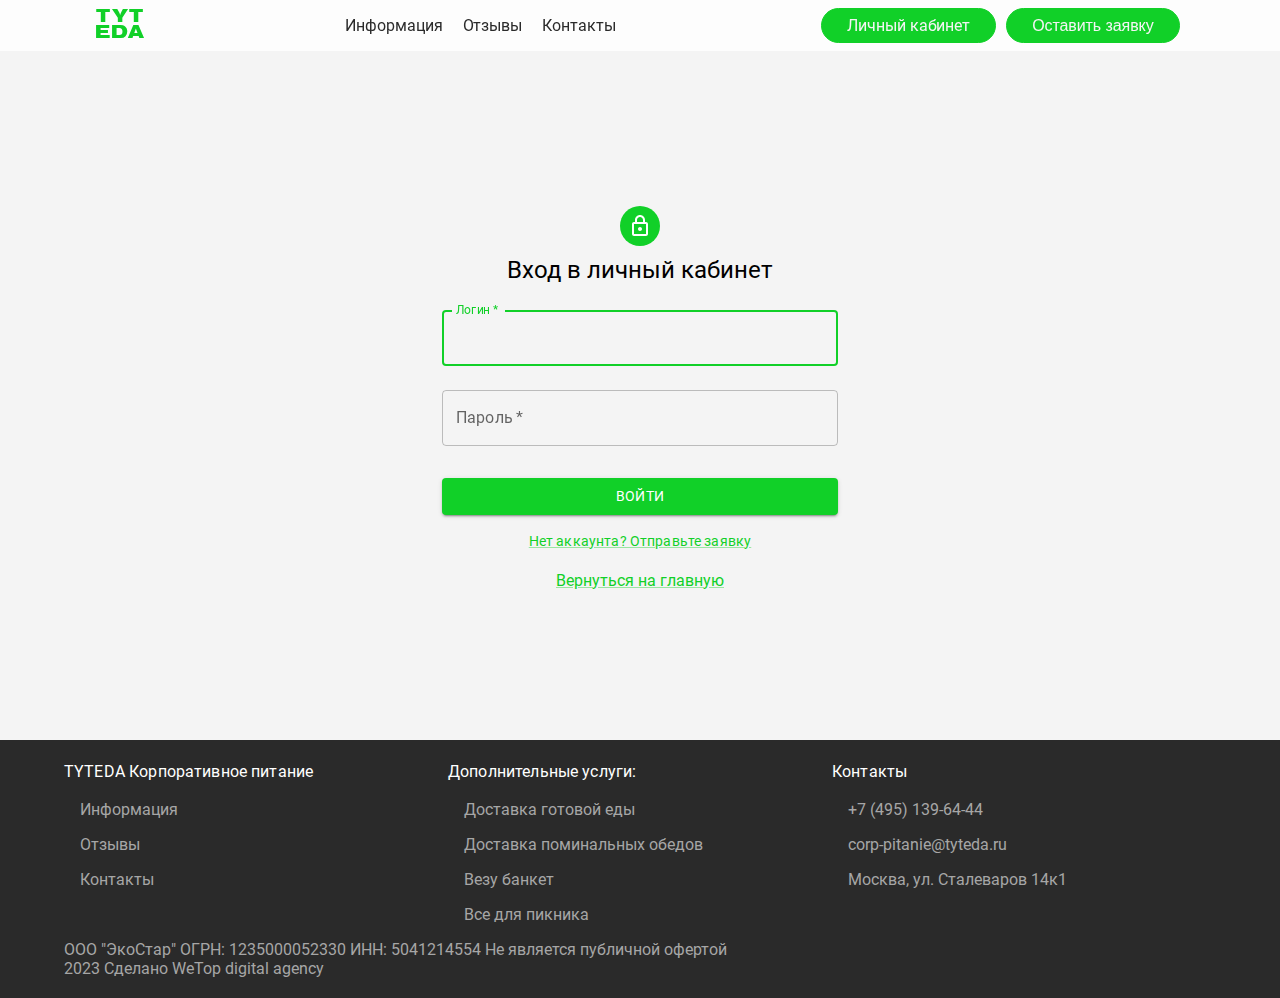
<file: login.html>
<!DOCTYPE html>
<html>
  <head>
    <meta charset="utf-8" />
    <title>Корпоративное питание &quot;ТутЕда&quot;</title>
    <meta name="viewport" content="initial-scale=1.0, width=device-width" />
    <meta name="next-head-count" content="3" />
    <link
      rel="preload"
      href="/_next/static/css/29545ce1220c88f7.css"
      as="style"
    />
    <link
      rel="stylesheet"
      href="/_next/static/css/29545ce1220c88f7.css"
      data-n-g=""
    />
    <link
      rel="preload"
      href="/_next/static/css/b29749b8994a4ecd.css"
      as="style"
    />
    <link
      rel="stylesheet"
      href="/_next/static/css/b29749b8994a4ecd.css"
      data-n-p=""
    />
    <noscript data-n-css=""></noscript>
    <script
      defer=""
      nomodule=""
      src="/_next/static/chunks/polyfills-5cd94c89d3acac5f.js"
    ></script>
    <script
      src="/_next/static/chunks/webpack-5c7aba87dddeec9b.js"
      defer=""
    ></script>
    <script
      src="/_next/static/chunks/framework-5f4595e5518b5600.js"
      defer=""
    ></script>
    <script
      src="/_next/static/chunks/main-bef50b518b880ebb.js"
      defer=""
    ></script>
    <script
      src="/_next/static/chunks/pages/_app-694e8f7593f34aee.js"
      defer=""
    ></script>
    <script
      src="/_next/static/chunks/417-edb594fc1c8a91a5.js"
      defer=""
    ></script>
    <script
      src="/_next/static/chunks/119-784508c967f78e65.js"
      defer=""
    ></script>
    <script
      src="/_next/static/chunks/567-5c1694c9ed62d590.js"
      defer=""
    ></script>
    <script
      src="/_next/static/chunks/156-87e07e5fcdbf2cf4.js"
      defer=""
    ></script>
    <script
      src="/_next/static/chunks/914-9765b4cd4f999ea7.js"
      defer=""
    ></script>
    <script
      src="/_next/static/chunks/pages/login-e1c2df4a02f7c87d.js"
      defer=""
    ></script>
    <script
      src="/_next/static/luZcgnraMZRSLUn76QOCF/_buildManifest.js"
      defer=""
    ></script>
    <script
      src="/_next/static/luZcgnraMZRSLUn76QOCF/_ssgManifest.js"
      defer=""
    ></script>
    <script
      src="/_next/static/luZcgnraMZRSLUn76QOCF/_middlewareManifest.js"
      defer=""
    ></script>
  </head>
  <body>
    <div id="__next" data-reactroot="">
      <section class="Nav3_header__menu__fNONO">
        <div class="Nav3_nav2__tOdLJ">
          <style data-emotion="css yl68kw">
            .css-yl68kw {
              sx: flex;
            }
            @media (min-width: 900px) {
              .css-yl68kw {
                display: none;
              }
            }
          </style>
          <div class="MuiBox-root css-yl68kw">
            <style data-emotion="css 178fgtg">
              .css-178fgtg {
                -webkit-user-select: none;
                -moz-user-select: none;
                -ms-user-select: none;
                user-select: none;
                width: 1em;
                height: 1em;
                display: inline-block;
                fill: currentColor;
                -webkit-flex-shrink: 0;
                -ms-flex-negative: 0;
                flex-shrink: 0;
                -webkit-transition: fill 200ms cubic-bezier(0.4, 0, 0.2, 1) 0ms;
                transition: fill 200ms cubic-bezier(0.4, 0, 0.2, 1) 0ms;
                font-size: 1.5rem;
                margin: 16px;
              }</style
            ><svg
              class="MuiSvgIcon-root MuiSvgIcon-fontSizeMedium css-178fgtg"
              focusable="false"
              aria-hidden="true"
              viewBox="0 0 24 24"
              data-testid="MenuIcon"
              style="color: #11d028"
            >
              <path d="M3 18h18v-2H3v2zm0-5h18v-2H3v2zm0-7v2h18V6H3z"></path>
            </svg>
          </div>
          <style data-emotion="css 9l3uo3">
            .css-9l3uo3 {
              margin: 0;
              font-family: "Roboto", "Helvetica", "Arial", sans-serif;
              font-weight: 400;
              font-size: 1rem;
              line-height: 1.5;
              letter-spacing: 0.00938em;
            }
          </style>
          <p
            class="MuiTypography-root MuiTypography-body1 css-9l3uo3"
            style="
              font-family: Nickelodeon2001headline;
              font-weight: 400;
              font-size: 18px;
              line-height: 84.52%;
              letter-spacing: 0.02em;
              color: #11d028;
              text-align: center;
              cursor: pointer;
            "
          >
            TYT<br />EDA
          </p>
          <div class="Nav3_menu__links__I0i_2">
            <a class="Nav3_button__iPRFT" href="/info">Информация</a
            ><a class="Nav3_button__iPRFT" href="/reviews">Отзывы</a
            ><a class="Nav3_button__iPRFT" href="/contacts">Контакты</a>
          </div>
          <div class="Nav3_nav__links__mmtn8">
            <style data-emotion="css d47f85">
              @media (min-width: 0px) {
                .css-d47f85 {
                  display: block;
                }
              }
              @media (min-width: 900px) {
                .css-d47f85 {
                  display: none;
                }
              }
            </style>
            <div class="MuiBox-root css-d47f85">
              <style data-emotion="css 178fgtg">
                .css-178fgtg {
                  -webkit-user-select: none;
                  -moz-user-select: none;
                  -ms-user-select: none;
                  user-select: none;
                  width: 1em;
                  height: 1em;
                  display: inline-block;
                  fill: currentColor;
                  -webkit-flex-shrink: 0;
                  -ms-flex-negative: 0;
                  flex-shrink: 0;
                  -webkit-transition: fill 200ms cubic-bezier(0.4, 0, 0.2, 1)
                    0ms;
                  transition: fill 200ms cubic-bezier(0.4, 0, 0.2, 1) 0ms;
                  font-size: 1.5rem;
                  margin: 16px;
                }</style
              ><svg
                class="MuiSvgIcon-root MuiSvgIcon-fontSizeMedium css-178fgtg"
                focusable="false"
                aria-hidden="true"
                viewBox="0 0 24 24"
                data-testid="AccountBoxIcon"
                style="color: #11d028"
              >
                <path
                  d="M3 5v14c0 1.1.89 2 2 2h14c1.1 0 2-.9 2-2V5c0-1.1-.9-2-2-2H5c-1.11 0-2 .9-2 2zm12 4c0 1.66-1.34 3-3 3s-3-1.34-3-3 1.34-3 3-3 3 1.34 3 3zm-9 8c0-2 4-3.1 6-3.1s6 1.1 6 3.1v1H6v-1z"
                ></path>
              </svg>
            </div>
            <a
              class="Nav3_else__VAR6O Nav3_else__cabinet__UYP0T"
              href="/profile"
              >Личный кабинет</a
            ><button
              style="cursor: pointer"
              class="Nav3_else__VAR6O Nav3_else__application__AkKFY"
            >
              Оставить заявку
            </button>
          </div>
        </div>
      </section>
      <style data-emotion="css 1c0cfyw">
        .css-1c0cfyw {
          width: 100%;
          margin-left: auto;
          box-sizing: border-box;
          margin-right: auto;
          display: block;
          padding-left: 16px;
          padding-right: 16px;
        }
        @media (min-width: 600px) {
          .css-1c0cfyw {
            padding-left: 24px;
            padding-right: 24px;
          }
        }
        @media (min-width: 900px) {
          .css-1c0cfyw {
            max-width: 900px;
          }
        }
      </style>
      <div class="MuiContainer-root MuiContainer-maxWidthMd css-1c0cfyw">
        <style data-emotion="css hltdia">
          .css-hltdia {
            width: 100%;
            margin-left: auto;
            box-sizing: border-box;
            margin-right: auto;
            display: block;
            padding-left: 16px;
            padding-right: 16px;
          }
          @media (min-width: 600px) {
            .css-hltdia {
              padding-left: 24px;
              padding-right: 24px;
            }
          }
          @media (min-width: 0px) {
            .css-hltdia {
              max-width: 444px;
            }
          }
        </style>
        <main class="MuiContainer-root MuiContainer-maxWidthXs css-hltdia">
          <style data-emotion="css 1x3ewha">
            .css-1x3ewha {
              padding-top: 50%;
              display: -webkit-box;
              display: -webkit-flex;
              display: -ms-flexbox;
              display: flex;
              -webkit-flex-direction: column;
              -ms-flex-direction: column;
              flex-direction: column;
              -webkit-align-items: center;
              -webkit-box-align: center;
              -ms-flex-align: center;
              align-items: center;
            }
          </style>
          <div class="MuiBox-root css-1x3ewha">
            <style data-emotion="css a5ivn0">
              .css-a5ivn0 {
                position: relative;
                display: -webkit-box;
                display: -webkit-flex;
                display: -ms-flexbox;
                display: flex;
                -webkit-align-items: center;
                -webkit-box-align: center;
                -ms-flex-align: center;
                align-items: center;
                -webkit-box-pack: center;
                -ms-flex-pack: center;
                -webkit-justify-content: center;
                justify-content: center;
                -webkit-flex-shrink: 0;
                -ms-flex-negative: 0;
                flex-shrink: 0;
                width: 40px;
                height: 40px;
                font-family: "Roboto", "Helvetica", "Arial", sans-serif;
                font-size: 1.25rem;
                line-height: 1;
                border-radius: 50%;
                overflow: hidden;
                -webkit-user-select: none;
                -moz-user-select: none;
                -ms-user-select: none;
                user-select: none;
                color: #fff;
                background-color: #bdbdbd;
                margin: 8px;
                background-color: #11d028;
              }
            </style>
            <div
              class="MuiAvatar-root MuiAvatar-circular MuiAvatar-colorDefault css-a5ivn0"
            >
              <style data-emotion="css vubbuv">
                .css-vubbuv {
                  -webkit-user-select: none;
                  -moz-user-select: none;
                  -ms-user-select: none;
                  user-select: none;
                  width: 1em;
                  height: 1em;
                  display: inline-block;
                  fill: currentColor;
                  -webkit-flex-shrink: 0;
                  -ms-flex-negative: 0;
                  flex-shrink: 0;
                  -webkit-transition: fill 200ms cubic-bezier(0.4, 0, 0.2, 1)
                    0ms;
                  transition: fill 200ms cubic-bezier(0.4, 0, 0.2, 1) 0ms;
                  font-size: 1.5rem;
                }</style
              ><svg
                class="MuiSvgIcon-root MuiSvgIcon-fontSizeMedium css-vubbuv"
                focusable="false"
                aria-hidden="true"
                viewBox="0 0 24 24"
                data-testid="LockOutlinedIcon"
              >
                <path
                  d="M18 8h-1V6c0-2.76-2.24-5-5-5S7 3.24 7 6v2H6c-1.1 0-2 .9-2 2v10c0 1.1.9 2 2 2h12c1.1 0 2-.9 2-2V10c0-1.1-.9-2-2-2zM9 6c0-1.66 1.34-3 3-3s3 1.34 3 3v2H9V6zm9 14H6V10h12v10zm-6-3c1.1 0 2-.9 2-2s-.9-2-2-2-2 .9-2 2 .9 2 2 2z"
                ></path>
              </svg>
            </div>
            <style data-emotion="css zq6grw">
              .css-zq6grw {
                margin: 0;
                font-family: "Roboto", "Helvetica", "Arial", sans-serif;
                font-weight: 400;
                font-size: 1.5rem;
                line-height: 1.334;
                letter-spacing: 0em;
              }
            </style>
            <h1 class="MuiTypography-root MuiTypography-h5 css-zq6grw">
              Вход в личный кабинет
            </h1>
            <style data-emotion="css 164r41r">
              .css-164r41r {
                margin-top: 8px;
              }
            </style>
            <form class="MuiBox-root css-164r41r" novalidate="">
              <style data-emotion="css 1u0h3mu">
                .css-1u0h3mu {
                  display: -webkit-inline-box;
                  display: -webkit-inline-flex;
                  display: -ms-inline-flexbox;
                  display: inline-flex;
                  -webkit-flex-direction: column;
                  -ms-flex-direction: column;
                  flex-direction: column;
                  position: relative;
                  min-width: 0;
                  padding: 0;
                  margin: 0;
                  border: 0;
                  vertical-align: top;
                  margin-top: 16px;
                  margin-bottom: 8px;
                  width: 100%;
                }
              </style>
              <div
                class="MuiFormControl-root MuiFormControl-marginNormal MuiFormControl-fullWidth MuiTextField-root css-1u0h3mu"
              >
                <style data-emotion="css nd1nwr">
                  .css-nd1nwr {
                    display: block;
                    transform-origin: top left;
                    white-space: nowrap;
                    overflow: hidden;
                    text-overflow: ellipsis;
                    max-width: calc(100% - 24px);
                    position: absolute;
                    left: 0;
                    top: 0;
                    -webkit-transform: translate(14px, 16px) scale(1);
                    -moz-transform: translate(14px, 16px) scale(1);
                    -ms-transform: translate(14px, 16px) scale(1);
                    transform: translate(14px, 16px) scale(1);
                    -webkit-transition: color 200ms cubic-bezier(0, 0, 0.2, 1)
                        0ms,
                      -webkit-transform 200ms cubic-bezier(0, 0, 0.2, 1) 0ms,
                      max-width 200ms cubic-bezier(0, 0, 0.2, 1) 0ms;
                    transition: color 200ms cubic-bezier(0, 0, 0.2, 1) 0ms,
                      transform 200ms cubic-bezier(0, 0, 0.2, 1) 0ms,
                      max-width 200ms cubic-bezier(0, 0, 0.2, 1) 0ms;
                    z-index: 1;
                    pointer-events: none;
                  }</style
                ><style data-emotion="css dkjrj">
                  .css-dkjrj {
                    color: rgba(0, 0, 0, 0.6);
                    font-family: "Roboto", "Helvetica", "Arial", sans-serif;
                    font-weight: 400;
                    font-size: 1rem;
                    line-height: 1.4375em;
                    letter-spacing: 0.00938em;
                    padding: 0;
                    position: relative;
                    display: block;
                    transform-origin: top left;
                    white-space: nowrap;
                    overflow: hidden;
                    text-overflow: ellipsis;
                    max-width: calc(100% - 24px);
                    position: absolute;
                    left: 0;
                    top: 0;
                    -webkit-transform: translate(14px, 16px) scale(1);
                    -moz-transform: translate(14px, 16px) scale(1);
                    -ms-transform: translate(14px, 16px) scale(1);
                    transform: translate(14px, 16px) scale(1);
                    -webkit-transition: color 200ms cubic-bezier(0, 0, 0.2, 1)
                        0ms,
                      -webkit-transform 200ms cubic-bezier(0, 0, 0.2, 1) 0ms,
                      max-width 200ms cubic-bezier(0, 0, 0.2, 1) 0ms;
                    transition: color 200ms cubic-bezier(0, 0, 0.2, 1) 0ms,
                      transform 200ms cubic-bezier(0, 0, 0.2, 1) 0ms,
                      max-width 200ms cubic-bezier(0, 0, 0.2, 1) 0ms;
                    z-index: 1;
                    pointer-events: none;
                  }
                  .css-dkjrj.Mui-focused {
                    color: #11d028;
                  }
                  .css-dkjrj.Mui-disabled {
                    color: rgba(0, 0, 0, 0.38);
                  }
                  .css-dkjrj.Mui-error {
                    color: #d32f2f;
                  }</style
                ><label
                  class="MuiInputLabel-root MuiInputLabel-formControl MuiInputLabel-animated MuiInputLabel-outlined MuiFormLabel-root MuiFormLabel-colorPrimary Mui-required css-dkjrj"
                  data-shrink="false"
                  for="login"
                  id="login-label"
                  >Логин<style data-emotion="css sp68t1">
                    .css-sp68t1.Mui-error {
                      color: #d32f2f;
                    }</style
                  ><span
                    aria-hidden="true"
                    class="MuiInputLabel-asterisk MuiFormLabel-asterisk css-sp68t1"
                    > <!-- -->*</span
                  ></label
                ><style data-emotion="css-global 1prfaxn">
                  @-webkit-keyframes mui-auto-fill {
                    from {
                      display: block;
                    }
                  }
                  @keyframes mui-auto-fill {
                    from {
                      display: block;
                    }
                  }
                  @-webkit-keyframes mui-auto-fill-cancel {
                    from {
                      display: block;
                    }
                  }
                  @keyframes mui-auto-fill-cancel {
                    from {
                      display: block;
                    }
                  }</style
                ><style data-emotion="css lkvhjs">
                  .css-lkvhjs {
                    font-family: "Roboto", "Helvetica", "Arial", sans-serif;
                    font-weight: 400;
                    font-size: 1rem;
                    line-height: 1.4375em;
                    letter-spacing: 0.00938em;
                    color: rgba(0, 0, 0, 0.87);
                    box-sizing: border-box;
                    position: relative;
                    cursor: text;
                    display: -webkit-inline-box;
                    display: -webkit-inline-flex;
                    display: -ms-inline-flexbox;
                    display: inline-flex;
                    -webkit-align-items: center;
                    -webkit-box-align: center;
                    -ms-flex-align: center;
                    align-items: center;
                    width: 100%;
                    position: relative;
                    border-radius: 4px;
                  }
                  .css-lkvhjs.Mui-disabled {
                    color: rgba(0, 0, 0, 0.38);
                    cursor: default;
                  }
                  .css-lkvhjs:hover .MuiOutlinedInput-notchedOutline {
                    border-color: rgba(0, 0, 0, 0.87);
                  }
                  @media (hover: none) {
                    .css-lkvhjs:hover .MuiOutlinedInput-notchedOutline {
                      border-color: rgba(0, 0, 0, 0.23);
                    }
                  }
                  .css-lkvhjs.Mui-focused .MuiOutlinedInput-notchedOutline {
                    border-color: #11d028;
                    border-width: 2px;
                  }
                  .css-lkvhjs.Mui-error .MuiOutlinedInput-notchedOutline {
                    border-color: #d32f2f;
                  }
                  .css-lkvhjs.Mui-disabled .MuiOutlinedInput-notchedOutline {
                    border-color: rgba(0, 0, 0, 0.26);
                  }
                </style>
                <div
                  class="MuiOutlinedInput-root MuiInputBase-root MuiInputBase-colorPrimary MuiInputBase-fullWidth MuiInputBase-formControl css-lkvhjs"
                >
                  <style data-emotion="css 1x5jdmq">
                    .css-1x5jdmq {
                      font: inherit;
                      letter-spacing: inherit;
                      color: currentColor;
                      padding: 4px 0 5px;
                      border: 0;
                      box-sizing: content-box;
                      background: none;
                      height: 1.4375em;
                      margin: 0;
                      -webkit-tap-highlight-color: transparent;
                      display: block;
                      min-width: 0;
                      width: 100%;
                      -webkit-animation-name: mui-auto-fill-cancel;
                      animation-name: mui-auto-fill-cancel;
                      -webkit-animation-duration: 10ms;
                      animation-duration: 10ms;
                      padding: 16.5px 14px;
                    }
                    .css-1x5jdmq::-webkit-input-placeholder {
                      color: currentColor;
                      opacity: 0.42;
                      -webkit-transition: opacity 200ms
                        cubic-bezier(0.4, 0, 0.2, 1) 0ms;
                      transition: opacity 200ms cubic-bezier(0.4, 0, 0.2, 1) 0ms;
                    }
                    .css-1x5jdmq::-moz-placeholder {
                      color: currentColor;
                      opacity: 0.42;
                      -webkit-transition: opacity 200ms
                        cubic-bezier(0.4, 0, 0.2, 1) 0ms;
                      transition: opacity 200ms cubic-bezier(0.4, 0, 0.2, 1) 0ms;
                    }
                    .css-1x5jdmq:-ms-input-placeholder {
                      color: currentColor;
                      opacity: 0.42;
                      -webkit-transition: opacity 200ms
                        cubic-bezier(0.4, 0, 0.2, 1) 0ms;
                      transition: opacity 200ms cubic-bezier(0.4, 0, 0.2, 1) 0ms;
                    }
                    .css-1x5jdmq::-ms-input-placeholder {
                      color: currentColor;
                      opacity: 0.42;
                      -webkit-transition: opacity 200ms
                        cubic-bezier(0.4, 0, 0.2, 1) 0ms;
                      transition: opacity 200ms cubic-bezier(0.4, 0, 0.2, 1) 0ms;
                    }
                    .css-1x5jdmq:focus {
                      outline: 0;
                    }
                    .css-1x5jdmq:invalid {
                      box-shadow: none;
                    }
                    .css-1x5jdmq::-webkit-search-decoration {
                      -webkit-appearance: none;
                    }
                    label[data-shrink="false"]
                      + .MuiInputBase-formControl
                      .css-1x5jdmq::-webkit-input-placeholder {
                      opacity: 0 !important;
                    }
                    label[data-shrink="false"]
                      + .MuiInputBase-formControl
                      .css-1x5jdmq::-moz-placeholder {
                      opacity: 0 !important;
                    }
                    label[data-shrink="false"]
                      + .MuiInputBase-formControl
                      .css-1x5jdmq:-ms-input-placeholder {
                      opacity: 0 !important;
                    }
                    label[data-shrink="false"]
                      + .MuiInputBase-formControl
                      .css-1x5jdmq::-ms-input-placeholder {
                      opacity: 0 !important;
                    }
                    label[data-shrink="false"]
                      + .MuiInputBase-formControl
                      .css-1x5jdmq:focus::-webkit-input-placeholder {
                      opacity: 0.42;
                    }
                    label[data-shrink="false"]
                      + .MuiInputBase-formControl
                      .css-1x5jdmq:focus::-moz-placeholder {
                      opacity: 0.42;
                    }
                    label[data-shrink="false"]
                      + .MuiInputBase-formControl
                      .css-1x5jdmq:focus:-ms-input-placeholder {
                      opacity: 0.42;
                    }
                    label[data-shrink="false"]
                      + .MuiInputBase-formControl
                      .css-1x5jdmq:focus::-ms-input-placeholder {
                      opacity: 0.42;
                    }
                    .css-1x5jdmq.Mui-disabled {
                      opacity: 1;
                      -webkit-text-fill-color: rgba(0, 0, 0, 0.38);
                    }
                    .css-1x5jdmq:-webkit-autofill {
                      -webkit-animation-duration: 5000s;
                      animation-duration: 5000s;
                      -webkit-animation-name: mui-auto-fill;
                      animation-name: mui-auto-fill;
                    }
                    .css-1x5jdmq:-webkit-autofill {
                      border-radius: inherit;
                    }</style
                  ><input
                    type="text"
                    aria-invalid="false"
                    autocomplete="login"
                    autofocus=""
                    id="login"
                    name="login"
                    required=""
                    class="MuiOutlinedInput-input MuiInputBase-input css-1x5jdmq"
                  /><style data-emotion="css 19w1uun">
                    .css-19w1uun {
                      border-color: rgba(0, 0, 0, 0.23);
                    }</style
                  ><style data-emotion="css igs3ac">
                    .css-igs3ac {
                      text-align: left;
                      position: absolute;
                      bottom: 0;
                      right: 0;
                      top: -5px;
                      left: 0;
                      margin: 0;
                      padding: 0 8px;
                      pointer-events: none;
                      border-radius: inherit;
                      border-style: solid;
                      border-width: 1px;
                      overflow: hidden;
                      min-width: 0%;
                      border-color: rgba(0, 0, 0, 0.23);
                    }
                  </style>
                  <fieldset
                    aria-hidden="true"
                    class="MuiOutlinedInput-notchedOutline css-igs3ac"
                  >
                    <style data-emotion="css 1ftyaf0">
                      .css-1ftyaf0 {
                        float: unset;
                        overflow: hidden;
                        display: block;
                        width: auto;
                        padding: 0;
                        height: 11px;
                        font-size: 0.75em;
                        visibility: hidden;
                        max-width: 0.01px;
                        -webkit-transition: max-width 50ms
                          cubic-bezier(0, 0, 0.2, 1) 0ms;
                        transition: max-width 50ms cubic-bezier(0, 0, 0.2, 1)
                          0ms;
                        white-space: nowrap;
                      }
                      .css-1ftyaf0 > span {
                        padding-left: 5px;
                        padding-right: 5px;
                        display: inline-block;
                        opacity: 0;
                        visibility: visible;
                      }
                    </style>
                    <legend class="css-1ftyaf0">
                      <span>Логин<!-- --> <!-- -->*</span>
                    </legend>
                  </fieldset>
                </div>
              </div>
              <div
                class="MuiFormControl-root MuiFormControl-marginNormal MuiFormControl-fullWidth MuiTextField-root css-1u0h3mu"
              >
                <label
                  class="MuiInputLabel-root MuiInputLabel-formControl MuiInputLabel-animated MuiInputLabel-outlined MuiFormLabel-root MuiFormLabel-colorPrimary Mui-required css-dkjrj"
                  data-shrink="false"
                  for="password"
                  id="password-label"
                  >Пароль<span
                    aria-hidden="true"
                    class="MuiInputLabel-asterisk MuiFormLabel-asterisk css-sp68t1"
                    > <!-- -->*</span
                  ></label
                ><style data-emotion="css-global 1prfaxn">
                  @-webkit-keyframes mui-auto-fill {
                    from {
                      display: block;
                    }
                  }
                  @keyframes mui-auto-fill {
                    from {
                      display: block;
                    }
                  }
                  @-webkit-keyframes mui-auto-fill-cancel {
                    from {
                      display: block;
                    }
                  }
                  @keyframes mui-auto-fill-cancel {
                    from {
                      display: block;
                    }
                  }
                </style>
                <div
                  class="MuiOutlinedInput-root MuiInputBase-root MuiInputBase-colorPrimary MuiInputBase-fullWidth MuiInputBase-formControl css-lkvhjs"
                >
                  <input
                    type="password"
                    aria-invalid="false"
                    autocomplete="current-password"
                    id="password"
                    name="password"
                    required=""
                    class="MuiOutlinedInput-input MuiInputBase-input css-1x5jdmq"
                  />
                  <fieldset
                    aria-hidden="true"
                    class="MuiOutlinedInput-notchedOutline css-igs3ac"
                  >
                    <legend class="css-1ftyaf0">
                      <span>Пароль<!-- --> <!-- -->*</span>
                    </legend>
                  </fieldset>
                </div>
              </div>
              <style data-emotion="css c25sy">
                .css-c25sy {
                  font-family: "Roboto", "Helvetica", "Arial", sans-serif;
                  font-weight: 500;
                  font-size: 0.875rem;
                  line-height: 1.75;
                  letter-spacing: 0.02857em;
                  text-transform: uppercase;
                  min-width: 64px;
                  padding: 6px 16px;
                  border-radius: 4px;
                  -webkit-transition: background-color 250ms
                      cubic-bezier(0.4, 0, 0.2, 1) 0ms,
                    box-shadow 250ms cubic-bezier(0.4, 0, 0.2, 1) 0ms,
                    border-color 250ms cubic-bezier(0.4, 0, 0.2, 1) 0ms,
                    color 250ms cubic-bezier(0.4, 0, 0.2, 1) 0ms;
                  transition: background-color 250ms
                      cubic-bezier(0.4, 0, 0.2, 1) 0ms,
                    box-shadow 250ms cubic-bezier(0.4, 0, 0.2, 1) 0ms,
                    border-color 250ms cubic-bezier(0.4, 0, 0.2, 1) 0ms,
                    color 250ms cubic-bezier(0.4, 0, 0.2, 1) 0ms;
                  color: rgba(0, 0, 0, 0.87);
                  background-color: #11d028;
                  box-shadow: 0px 3px 1px -2px rgba(0, 0, 0, 0.2),
                    0px 2px 2px 0px rgba(0, 0, 0, 0.14),
                    0px 1px 5px 0px rgba(0, 0, 0, 0.12);
                  width: 100%;
                  margin-top: 24px;
                  margin-bottom: 16px;
                  color: white;
                }
                .css-c25sy:hover {
                  -webkit-text-decoration: none;
                  text-decoration: none;
                  background-color: rgb(11, 145, 28);
                  box-shadow: 0px 2px 4px -1px rgba(0, 0, 0, 0.2),
                    0px 4px 5px 0px rgba(0, 0, 0, 0.14),
                    0px 1px 10px 0px rgba(0, 0, 0, 0.12);
                }
                @media (hover: none) {
                  .css-c25sy:hover {
                    background-color: #11d028;
                  }
                }
                .css-c25sy:active {
                  box-shadow: 0px 5px 5px -3px rgba(0, 0, 0, 0.2),
                    0px 8px 10px 1px rgba(0, 0, 0, 0.14),
                    0px 3px 14px 2px rgba(0, 0, 0, 0.12);
                }
                .css-c25sy.Mui-focusVisible {
                  box-shadow: 0px 3px 5px -1px rgba(0, 0, 0, 0.2),
                    0px 6px 10px 0px rgba(0, 0, 0, 0.14),
                    0px 1px 18px 0px rgba(0, 0, 0, 0.12);
                }
                .css-c25sy.Mui-disabled {
                  color: rgba(0, 0, 0, 0.26);
                  box-shadow: none;
                  background-color: rgba(0, 0, 0, 0.12);
                }</style
              ><style data-emotion="css 7y1lar">
                .css-7y1lar {
                  display: -webkit-inline-box;
                  display: -webkit-inline-flex;
                  display: -ms-inline-flexbox;
                  display: inline-flex;
                  -webkit-align-items: center;
                  -webkit-box-align: center;
                  -ms-flex-align: center;
                  align-items: center;
                  -webkit-box-pack: center;
                  -ms-flex-pack: center;
                  -webkit-justify-content: center;
                  justify-content: center;
                  position: relative;
                  box-sizing: border-box;
                  -webkit-tap-highlight-color: transparent;
                  background-color: transparent;
                  outline: 0;
                  border: 0;
                  margin: 0;
                  border-radius: 0;
                  padding: 0;
                  cursor: pointer;
                  -webkit-user-select: none;
                  -moz-user-select: none;
                  -ms-user-select: none;
                  user-select: none;
                  vertical-align: middle;
                  -moz-appearance: none;
                  -webkit-appearance: none;
                  -webkit-text-decoration: none;
                  text-decoration: none;
                  color: inherit;
                  font-family: "Roboto", "Helvetica", "Arial", sans-serif;
                  font-weight: 500;
                  font-size: 0.875rem;
                  line-height: 1.75;
                  letter-spacing: 0.02857em;
                  text-transform: uppercase;
                  min-width: 64px;
                  padding: 6px 16px;
                  border-radius: 4px;
                  -webkit-transition: background-color 250ms
                      cubic-bezier(0.4, 0, 0.2, 1) 0ms,
                    box-shadow 250ms cubic-bezier(0.4, 0, 0.2, 1) 0ms,
                    border-color 250ms cubic-bezier(0.4, 0, 0.2, 1) 0ms,
                    color 250ms cubic-bezier(0.4, 0, 0.2, 1) 0ms;
                  transition: background-color 250ms
                      cubic-bezier(0.4, 0, 0.2, 1) 0ms,
                    box-shadow 250ms cubic-bezier(0.4, 0, 0.2, 1) 0ms,
                    border-color 250ms cubic-bezier(0.4, 0, 0.2, 1) 0ms,
                    color 250ms cubic-bezier(0.4, 0, 0.2, 1) 0ms;
                  color: rgba(0, 0, 0, 0.87);
                  background-color: #11d028;
                  box-shadow: 0px 3px 1px -2px rgba(0, 0, 0, 0.2),
                    0px 2px 2px 0px rgba(0, 0, 0, 0.14),
                    0px 1px 5px 0px rgba(0, 0, 0, 0.12);
                  width: 100%;
                  margin-top: 24px;
                  margin-bottom: 16px;
                  color: white;
                }
                .css-7y1lar::-moz-focus-inner {
                  border-style: none;
                }
                .css-7y1lar.Mui-disabled {
                  pointer-events: none;
                  cursor: default;
                }
                @media print {
                  .css-7y1lar {
                    -webkit-print-color-adjust: exact;
                    color-adjust: exact;
                  }
                }
                .css-7y1lar:hover {
                  -webkit-text-decoration: none;
                  text-decoration: none;
                  background-color: rgb(11, 145, 28);
                  box-shadow: 0px 2px 4px -1px rgba(0, 0, 0, 0.2),
                    0px 4px 5px 0px rgba(0, 0, 0, 0.14),
                    0px 1px 10px 0px rgba(0, 0, 0, 0.12);
                }
                @media (hover: none) {
                  .css-7y1lar:hover {
                    background-color: #11d028;
                  }
                }
                .css-7y1lar:active {
                  box-shadow: 0px 5px 5px -3px rgba(0, 0, 0, 0.2),
                    0px 8px 10px 1px rgba(0, 0, 0, 0.14),
                    0px 3px 14px 2px rgba(0, 0, 0, 0.12);
                }
                .css-7y1lar.Mui-focusVisible {
                  box-shadow: 0px 3px 5px -1px rgba(0, 0, 0, 0.2),
                    0px 6px 10px 0px rgba(0, 0, 0, 0.14),
                    0px 1px 18px 0px rgba(0, 0, 0, 0.12);
                }
                .css-7y1lar.Mui-disabled {
                  color: rgba(0, 0, 0, 0.26);
                  box-shadow: none;
                  background-color: rgba(0, 0, 0, 0.12);
                }</style
              ><button
                class="MuiButton-root MuiButton-contained MuiButton-containedPrimary MuiButton-sizeMedium MuiButton-containedSizeMedium MuiButton-fullWidth MuiButtonBase-root css-7y1lar"
                tabindex="0"
                type="submit"
              >
                Войти</button
              ><style data-emotion="css d5ww2a">
                .css-d5ww2a {
                  box-sizing: border-box;
                  display: -webkit-box;
                  display: -webkit-flex;
                  display: -ms-flexbox;
                  display: flex;
                  -webkit-box-flex-wrap: wrap;
                  -webkit-flex-wrap: wrap;
                  -ms-flex-wrap: wrap;
                  flex-wrap: wrap;
                  width: 100%;
                  -webkit-flex-direction: row;
                  -ms-flex-direction: row;
                  flex-direction: row;
                  text-align: center;
                }
              </style>
              <div class="MuiGrid-root MuiGrid-container css-d5ww2a">
                <style data-emotion="css 15j76c0">
                  .css-15j76c0 {
                    box-sizing: border-box;
                    margin: 0;
                    -webkit-flex-direction: row;
                    -ms-flex-direction: row;
                    flex-direction: row;
                    -webkit-flex-basis: 100%;
                    -ms-flex-preferred-size: 100%;
                    flex-basis: 100%;
                    -webkit-box-flex: 0;
                    -webkit-flex-grow: 0;
                    -ms-flex-positive: 0;
                    flex-grow: 0;
                    max-width: 100%;
                  }
                  @media (min-width: 600px) {
                    .css-15j76c0 {
                      -webkit-flex-basis: 100%;
                      -ms-flex-preferred-size: 100%;
                      flex-basis: 100%;
                      -webkit-box-flex: 0;
                      -webkit-flex-grow: 0;
                      -ms-flex-positive: 0;
                      flex-grow: 0;
                      max-width: 100%;
                    }
                  }
                  @media (min-width: 900px) {
                    .css-15j76c0 {
                      -webkit-flex-basis: 100%;
                      -ms-flex-preferred-size: 100%;
                      flex-basis: 100%;
                      -webkit-box-flex: 0;
                      -webkit-flex-grow: 0;
                      -ms-flex-positive: 0;
                      flex-grow: 0;
                      max-width: 100%;
                    }
                  }
                  @media (min-width: 1200px) {
                    .css-15j76c0 {
                      -webkit-flex-basis: 100%;
                      -ms-flex-preferred-size: 100%;
                      flex-basis: 100%;
                      -webkit-box-flex: 0;
                      -webkit-flex-grow: 0;
                      -ms-flex-positive: 0;
                      flex-grow: 0;
                      max-width: 100%;
                    }
                  }
                  @media (min-width: 1536px) {
                    .css-15j76c0 {
                      -webkit-flex-basis: 100%;
                      -ms-flex-preferred-size: 100%;
                      flex-basis: 100%;
                      -webkit-box-flex: 0;
                      -webkit-flex-grow: 0;
                      -ms-flex-positive: 0;
                      flex-grow: 0;
                      max-width: 100%;
                    }
                  }
                </style>
                <div
                  class="MuiGrid-root MuiGrid-item MuiGrid-grid-xs-12 css-15j76c0"
                >
                  <style data-emotion="css 1kvqe88">
                    .css-1kvqe88 {
                      -webkit-text-decoration: underline;
                      text-decoration: underline;
                      text-decoration-color: rgba(17, 208, 40, 0.4);
                    }
                    .css-1kvqe88:hover {
                      text-decoration-color: inherit;
                    }</style
                  ><style data-emotion="css 1paof4w">
                    .css-1paof4w {
                      margin: 0;
                      font-family: "Roboto", "Helvetica", "Arial", sans-serif;
                      font-weight: 400;
                      font-size: 0.875rem;
                      line-height: 1.43;
                      letter-spacing: 0.01071em;
                      color: #11d028;
                      -webkit-text-decoration: underline;
                      text-decoration: underline;
                      text-decoration-color: rgba(17, 208, 40, 0.4);
                    }
                    .css-1paof4w:hover {
                      text-decoration-color: inherit;
                    }</style
                  ><a
                    class="MuiTypography-root MuiTypography-body2 MuiLink-root MuiLink-underlineAlways css-1paof4w"
                    href="/contacts"
                    >Нет аккаунта? Отправьте заявку</a
                  >
                </div>
                <style data-emotion="css v3asbo">
                  .css-v3asbo {
                    box-sizing: border-box;
                    margin: 0;
                    -webkit-flex-direction: row;
                    -ms-flex-direction: row;
                    flex-direction: row;
                    -webkit-flex-basis: 100%;
                    -ms-flex-preferred-size: 100%;
                    flex-basis: 100%;
                    -webkit-box-flex: 0;
                    -webkit-flex-grow: 0;
                    -ms-flex-positive: 0;
                    flex-grow: 0;
                    max-width: 100%;
                    margin-top: 20px;
                  }
                  @media (min-width: 600px) {
                    .css-v3asbo {
                      -webkit-flex-basis: 100%;
                      -ms-flex-preferred-size: 100%;
                      flex-basis: 100%;
                      -webkit-box-flex: 0;
                      -webkit-flex-grow: 0;
                      -ms-flex-positive: 0;
                      flex-grow: 0;
                      max-width: 100%;
                    }
                  }
                  @media (min-width: 900px) {
                    .css-v3asbo {
                      -webkit-flex-basis: 100%;
                      -ms-flex-preferred-size: 100%;
                      flex-basis: 100%;
                      -webkit-box-flex: 0;
                      -webkit-flex-grow: 0;
                      -ms-flex-positive: 0;
                      flex-grow: 0;
                      max-width: 100%;
                    }
                  }
                  @media (min-width: 1200px) {
                    .css-v3asbo {
                      -webkit-flex-basis: 100%;
                      -ms-flex-preferred-size: 100%;
                      flex-basis: 100%;
                      -webkit-box-flex: 0;
                      -webkit-flex-grow: 0;
                      -ms-flex-positive: 0;
                      flex-grow: 0;
                      max-width: 100%;
                    }
                  }
                  @media (min-width: 1536px) {
                    .css-v3asbo {
                      -webkit-flex-basis: 100%;
                      -ms-flex-preferred-size: 100%;
                      flex-basis: 100%;
                      -webkit-box-flex: 0;
                      -webkit-flex-grow: 0;
                      -ms-flex-positive: 0;
                      flex-grow: 0;
                      max-width: 100%;
                    }
                  }
                </style>
                <div
                  class="MuiGrid-root MuiGrid-item MuiGrid-grid-xs-12 css-v3asbo"
                >
                  <style data-emotion="css qj07jw">
                    .css-qj07jw {
                      margin: 0;
                      color: #11d028;
                      -webkit-text-decoration: underline;
                      text-decoration: underline;
                      text-decoration-color: rgba(17, 208, 40, 0.4);
                    }
                    .css-qj07jw:hover {
                      text-decoration-color: inherit;
                    }</style
                  ><a
                    class="MuiTypography-root MuiTypography-inherit MuiLink-root MuiLink-underlineAlways css-qj07jw"
                    type="button"
                    href="/"
                    >Вернуться на главную</a
                  >
                </div>
              </div>
            </form>
          </div>
        </main>
      </div>
      <div
        class="MuiBox-root css-0"
        style="
          margin-top: 150px;
          padding: 20px 0;
          background: #2a2a2a;
          color: #a6a6a6;
        "
      >
        <style data-emotion="css 1qsxih2">
          .css-1qsxih2 {
            width: 100%;
            margin-left: auto;
            box-sizing: border-box;
            margin-right: auto;
            display: block;
            padding-left: 16px;
            padding-right: 16px;
          }
          @media (min-width: 600px) {
            .css-1qsxih2 {
              padding-left: 24px;
              padding-right: 24px;
            }
          }
          @media (min-width: 1200px) {
            .css-1qsxih2 {
              max-width: 1200px;
            }
          }
        </style>
        <div class="MuiContainer-root MuiContainer-maxWidthLg css-1qsxih2">
          <style data-emotion="css 1d3bbye">
            .css-1d3bbye {
              box-sizing: border-box;
              display: -webkit-box;
              display: -webkit-flex;
              display: -ms-flexbox;
              display: flex;
              -webkit-box-flex-wrap: wrap;
              -webkit-flex-wrap: wrap;
              -ms-flex-wrap: wrap;
              flex-wrap: wrap;
              width: 100%;
              -webkit-flex-direction: row;
              -ms-flex-direction: row;
              flex-direction: row;
            }
          </style>
          <div class="MuiGrid-root MuiGrid-container css-1d3bbye">
            <style data-emotion="css 19egsyp">
              .css-19egsyp {
                box-sizing: border-box;
                margin: 0;
                -webkit-flex-direction: row;
                -ms-flex-direction: row;
                flex-direction: row;
                -webkit-flex-basis: 100%;
                -ms-flex-preferred-size: 100%;
                flex-basis: 100%;
                -webkit-box-flex: 0;
                -webkit-flex-grow: 0;
                -ms-flex-positive: 0;
                flex-grow: 0;
                max-width: 100%;
              }
              @media (min-width: 600px) {
                .css-19egsyp {
                  -webkit-flex-basis: 100%;
                  -ms-flex-preferred-size: 100%;
                  flex-basis: 100%;
                  -webkit-box-flex: 0;
                  -webkit-flex-grow: 0;
                  -ms-flex-positive: 0;
                  flex-grow: 0;
                  max-width: 100%;
                }
              }
              @media (min-width: 900px) {
                .css-19egsyp {
                  -webkit-flex-basis: 33.333333%;
                  -ms-flex-preferred-size: 33.333333%;
                  flex-basis: 33.333333%;
                  -webkit-box-flex: 0;
                  -webkit-flex-grow: 0;
                  -ms-flex-positive: 0;
                  flex-grow: 0;
                  max-width: 33.333333%;
                }
              }
              @media (min-width: 1200px) {
                .css-19egsyp {
                  -webkit-flex-basis: 33.333333%;
                  -ms-flex-preferred-size: 33.333333%;
                  flex-basis: 33.333333%;
                  -webkit-box-flex: 0;
                  -webkit-flex-grow: 0;
                  -ms-flex-positive: 0;
                  flex-grow: 0;
                  max-width: 33.333333%;
                }
              }
              @media (min-width: 1536px) {
                .css-19egsyp {
                  -webkit-flex-basis: 33.333333%;
                  -ms-flex-preferred-size: 33.333333%;
                  flex-basis: 33.333333%;
                  -webkit-box-flex: 0;
                  -webkit-flex-grow: 0;
                  -ms-flex-positive: 0;
                  flex-grow: 0;
                  max-width: 33.333333%;
                }
              }
            </style>
            <div
              class="MuiGrid-root MuiGrid-item MuiGrid-grid-xs-12 MuiGrid-grid-md-4 css-19egsyp"
            >
              <style data-emotion="css kf02t4">
                .css-kf02t4 {
                  margin: 0;
                  font-family: "Roboto", "Helvetica", "Arial", sans-serif;
                  font-weight: 400;
                  font-size: 1rem;
                  line-height: 1.5;
                  letter-spacing: 0.00938em;
                  color: #ffffff;
                }
              </style>
              <p class="MuiTypography-root MuiTypography-body1 css-kf02t4">
                TYTEDA Корпоративное питание
              </p>
              <style data-emotion="css 1ontqvh">
                .css-1ontqvh {
                  list-style: none;
                  margin: 0;
                  padding: 0;
                  position: relative;
                  padding-top: 8px;
                  padding-bottom: 8px;
                }
              </style>
              <ul class="MuiList-root MuiList-padding css-1ontqvh">
                <style data-emotion="css 1yo8bqd">
                  .css-1yo8bqd {
                    display: -webkit-box;
                    display: -webkit-flex;
                    display: -ms-flexbox;
                    display: flex;
                    -webkit-box-pack: start;
                    -ms-flex-pack: start;
                    -webkit-justify-content: flex-start;
                    justify-content: flex-start;
                    -webkit-align-items: center;
                    -webkit-box-align: center;
                    -ms-flex-align: center;
                    align-items: center;
                    position: relative;
                    -webkit-text-decoration: none;
                    text-decoration: none;
                    width: 100%;
                    box-sizing: border-box;
                    text-align: left;
                    padding-top: 8px;
                    padding-bottom: 8px;
                    padding-left: 16px;
                    padding-right: 16px;
                  }
                  .css-1yo8bqd.Mui-focusVisible {
                    background-color: rgba(0, 0, 0, 0.12);
                  }
                  .css-1yo8bqd.Mui-selected {
                    background-color: rgba(25, 118, 210, 0.08);
                  }
                  .css-1yo8bqd.Mui-selected.Mui-focusVisible {
                    background-color: rgba(25, 118, 210, 0.2);
                  }
                  .css-1yo8bqd.Mui-disabled {
                    opacity: 0.38;
                  }
                </style>
                <li
                  class="MuiListItem-root MuiListItem-gutters MuiListItem-padding css-1yo8bqd"
                >
                  <a href="/info">Информация</a>
                </li>
                <li
                  class="MuiListItem-root MuiListItem-gutters MuiListItem-padding css-1yo8bqd"
                >
                  <a href="/">Отзывы</a>
                </li>
                <li
                  class="MuiListItem-root MuiListItem-gutters MuiListItem-padding css-1yo8bqd"
                >
                  <a href="/contacts">Контакты</a>
                </li>
              </ul>
            </div>
            <div
              class="MuiGrid-root MuiGrid-item MuiGrid-grid-xs-12 MuiGrid-grid-md-4 css-19egsyp"
            >
              <p class="MuiTypography-root MuiTypography-body1 css-kf02t4">
                Дополнительные услуги:
              </p>
              <ul class="MuiList-root MuiList-padding css-1ontqvh">
                <li
                  class="MuiListItem-root MuiListItem-gutters MuiListItem-padding css-1yo8bqd"
                >
                  <a href="https://shashlandia.ru/" target="_blanck"
                    >Доставка готовой еды</a
                  >
                </li>
                <li
                  class="MuiListItem-root MuiListItem-gutters MuiListItem-padding css-1yo8bqd"
                >
                  <a href="http://pominki-dostavka.ru/" target="_blanck"
                    >Доставка поминальных обедов</a
                  >
                </li>
                <li
                  class="MuiListItem-root MuiListItem-gutters MuiListItem-padding css-1yo8bqd"
                >
                  <a href="https://vezu-banket.ru/" target="_blanck"
                    >Везу банкет</a
                  >
                </li>
                <li
                  class="MuiListItem-root MuiListItem-gutters MuiListItem-padding css-1yo8bqd"
                >
                  <a href="https://шашландия.рф/" target="_blanck"
                    >Все для пикника</a
                  >
                </li>
              </ul>
            </div>
            <div
              class="MuiGrid-root MuiGrid-item MuiGrid-grid-xs-12 MuiGrid-grid-md-4 css-19egsyp"
            >
              <p class="MuiTypography-root MuiTypography-body1 css-kf02t4">
                Контакты
              </p>
              <ul class="MuiList-root MuiList-padding css-1ontqvh">
                <li
                  class="MuiListItem-root MuiListItem-gutters MuiListItem-padding css-1yo8bqd"
                >
                  +7 (495) 139-64-44
                </li>
                <li
                  class="MuiListItem-root MuiListItem-gutters MuiListItem-padding css-1yo8bqd"
                >
                  corp-pitanie@tyteda.ru
                </li>
                <li
                  class="MuiListItem-root MuiListItem-gutters MuiListItem-padding css-1yo8bqd"
                >
                  Москва, ул. Сталеваров 14к1
                </li>
              </ul>
            </div>
            <style data-emotion="css 15j76c0">
              .css-15j76c0 {
                box-sizing: border-box;
                margin: 0;
                -webkit-flex-direction: row;
                -ms-flex-direction: row;
                flex-direction: row;
                -webkit-flex-basis: 100%;
                -ms-flex-preferred-size: 100%;
                flex-basis: 100%;
                -webkit-box-flex: 0;
                -webkit-flex-grow: 0;
                -ms-flex-positive: 0;
                flex-grow: 0;
                max-width: 100%;
              }
              @media (min-width: 600px) {
                .css-15j76c0 {
                  -webkit-flex-basis: 100%;
                  -ms-flex-preferred-size: 100%;
                  flex-basis: 100%;
                  -webkit-box-flex: 0;
                  -webkit-flex-grow: 0;
                  -ms-flex-positive: 0;
                  flex-grow: 0;
                  max-width: 100%;
                }
              }
              @media (min-width: 900px) {
                .css-15j76c0 {
                  -webkit-flex-basis: 100%;
                  -ms-flex-preferred-size: 100%;
                  flex-basis: 100%;
                  -webkit-box-flex: 0;
                  -webkit-flex-grow: 0;
                  -ms-flex-positive: 0;
                  flex-grow: 0;
                  max-width: 100%;
                }
              }
              @media (min-width: 1200px) {
                .css-15j76c0 {
                  -webkit-flex-basis: 100%;
                  -ms-flex-preferred-size: 100%;
                  flex-basis: 100%;
                  -webkit-box-flex: 0;
                  -webkit-flex-grow: 0;
                  -ms-flex-positive: 0;
                  flex-grow: 0;
                  max-width: 100%;
                }
              }
              @media (min-width: 1536px) {
                .css-15j76c0 {
                  -webkit-flex-basis: 100%;
                  -ms-flex-preferred-size: 100%;
                  flex-basis: 100%;
                  -webkit-box-flex: 0;
                  -webkit-flex-grow: 0;
                  -ms-flex-positive: 0;
                  flex-grow: 0;
                  max-width: 100%;
                }
              }
            </style>
            <div
              class="MuiGrid-root MuiGrid-item MuiGrid-grid-xs-12 css-15j76c0"
            >
              ООО &quot;ЭкоСтар&quot; ОГРН: 1235000052330 ИНН: 5041214554 Не
              является публичной офертой<br />2023 Сделано<!-- -->
              <a href="https://wetop.ru/" target="_blanck"
                >WeTop digital agency</a
              >
            </div>
          </div>
        </div>
      </div>
    </div>
    <script id="__NEXT_DATA__" type="application/json">
      {
        "props": { "pageProps": {} },
        "page": "/login",
        "query": {},
        "buildId": "luZcgnraMZRSLUn76QOCF",
        "nextExport": true,
        "autoExport": true,
        "isFallback": false,
        "scriptLoader": []
      }
    </script>
  </body>
</html>
</file>
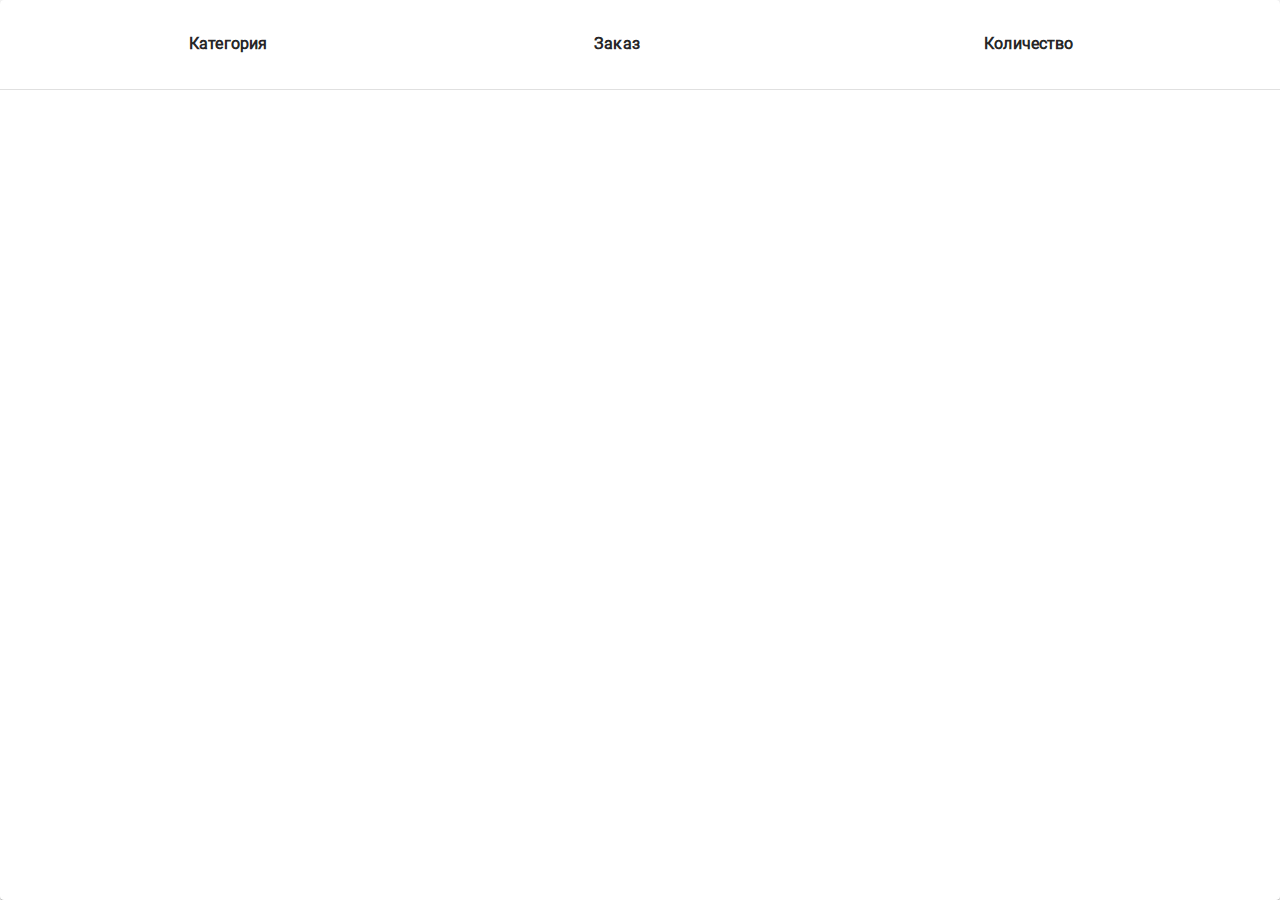
<file: print.html>
<!DOCTYPE html>
<html>

<head>
    <meta charSet="utf-8" />
    <meta name="viewport" content="width=device-width" />
    <meta name="next-head-count" content="2" />
    <link rel="preload" href="/_next/static/css/29545ce1220c88f7.css" as="style" />
    <link rel="stylesheet" href="/_next/static/css/29545ce1220c88f7.css" data-n-g="" /><noscript
        data-n-css=""></noscript>
    <script defer="" nomodule="" src="/_next/static/chunks/polyfills-5cd94c89d3acac5f.js"></script>
    <script src="/_next/static/chunks/webpack-5c7aba87dddeec9b.js" defer=""></script>
    <script src="/_next/static/chunks/framework-5f4595e5518b5600.js" defer=""></script>
    <script src="/_next/static/chunks/main-bef50b518b880ebb.js" defer=""></script>
    <script src="/_next/static/chunks/pages/_app-694e8f7593f34aee.js" defer=""></script>
    <script src="/_next/static/chunks/417-edb594fc1c8a91a5.js" defer=""></script>
    <script src="/_next/static/chunks/pages/print-142c3662f9a321d9.js" defer=""></script>
    <script src="/_next/static/luZcgnraMZRSLUn76QOCF/_buildManifest.js" defer=""></script>
    <script src="/_next/static/luZcgnraMZRSLUn76QOCF/_ssgManifest.js" defer=""></script>
    <script src="/_next/static/luZcgnraMZRSLUn76QOCF/_middlewareManifest.js" defer=""></script>
</head>

<body>
    <div id="__next" data-reactroot="">
        <style data-emotion="css kge0eu">
            .css-kge0eu {
                width: 100%;
                overflow-x: auto;
            }
        </style>
        <style data-emotion="css 13xy2my">
            .css-13xy2my {
                background-color: #fff;
                color: rgba(0, 0, 0, 0.87);
                -webkit-transition: box-shadow 300ms cubic-bezier(0.4, 0, 0.2, 1) 0ms;
                transition: box-shadow 300ms cubic-bezier(0.4, 0, 0.2, 1) 0ms;
                border-radius: 4px;
                box-shadow: 0px 2px 1px -1px rgba(0, 0, 0, 0.2), 0px 1px 1px 0px rgba(0, 0, 0, 0.14), 0px 1px 3px 0px rgba(0, 0, 0, 0.12);
                width: 100%;
                overflow-x: auto;
            }
        </style>
        <div
            class="MuiPaper-root MuiPaper-elevation MuiPaper-rounded MuiPaper-elevation1 MuiTableContainer-root css-13xy2my">
            <style data-emotion="css e3odhf">
                .css-e3odhf {
                    display: table;
                    width: 100%;
                    border-collapse: collapse;
                    border-spacing: 0;
                    height: 100vh;
                    owerflow: scroll;
                }

                .css-e3odhf caption {
                    font-family: "Roboto", "Helvetica", "Arial", sans-serif;
                    font-weight: 400;
                    font-size: 0.875rem;
                    line-height: 1.43;
                    letter-spacing: 0.01071em;
                    padding: 16px;
                    color: rgba(0, 0, 0, 0.6);
                    text-align: left;
                    caption-side: bottom;
                }
            </style>
            <table class="MuiTable-root css-e3odhf" aria-label="simple table">
                <style data-emotion="css 1wbz3t9">
                    .css-1wbz3t9 {
                        display: table-header-group;
                    }
                </style>
                <thead class="MuiTableHead-root css-1wbz3t9">
                    <style data-emotion="css 1gqug66">
                        .css-1gqug66 {
                            color: inherit;
                            display: table-row;
                            vertical-align: middle;
                            outline: 0;
                        }

                        .css-1gqug66.MuiTableRow-hover:hover {
                            background-color: rgba(0, 0, 0, 0.04);
                        }

                        .css-1gqug66.Mui-selected {
                            background-color: rgba(25, 118, 210, 0.08);
                        }

                        .css-1gqug66.Mui-selected:hover {
                            background-color: rgba(25, 118, 210, 0.12);
                        }
                    </style>
                    <tr class="MuiTableRow-root MuiTableRow-head css-1gqug66">
                        <style data-emotion="css 1gzy9y4">
                            .css-1gzy9y4 {
                                font-family: "Roboto", "Helvetica", "Arial", sans-serif;
                                font-weight: 500;
                                font-size: 0.875rem;
                                line-height: 1.5rem;
                                letter-spacing: 0.01071em;
                                display: table-cell;
                                vertical-align: inherit;
                                border-bottom: 1px solid rgba(224, 224, 224, 1);
                                text-align: center;
                                padding: 16px;
                                color: rgba(0, 0, 0, 0.87);
                            }
                        </style>
                        <th class="MuiTableCell-root MuiTableCell-head MuiTableCell-alignCenter MuiTableCell-sizeMedium css-1gzy9y4"
                            scope="col">
                            <h3>Категория</h3>
                        </th>
                        <th class="MuiTableCell-root MuiTableCell-head MuiTableCell-alignCenter MuiTableCell-sizeMedium css-1gzy9y4"
                            scope="col">
                            <h3>Заказ</h3>
                        </th>
                        <th class="MuiTableCell-root MuiTableCell-head MuiTableCell-alignCenter MuiTableCell-sizeMedium css-1gzy9y4"
                            scope="col">
                            <h3>Количество</h3>
                        </th>
                    </tr>
                </thead>
                <style data-emotion="css 1xnox0e">
                    .css-1xnox0e {
                        display: table-row-group;
                    }
                </style>
                <tbody class="MuiTableBody-root css-1xnox0e"></tbody>
            </table>
        </div>
    </div>
    <script id="__NEXT_DATA__"
        type="application/json">{"props":{"pageProps":{}},"page":"/print","query":{},"buildId":"luZcgnraMZRSLUn76QOCF","nextExport":true,"autoExport":true,"isFallback":false,"scriptLoader":[]}</script>
</body>

</html>
</file>
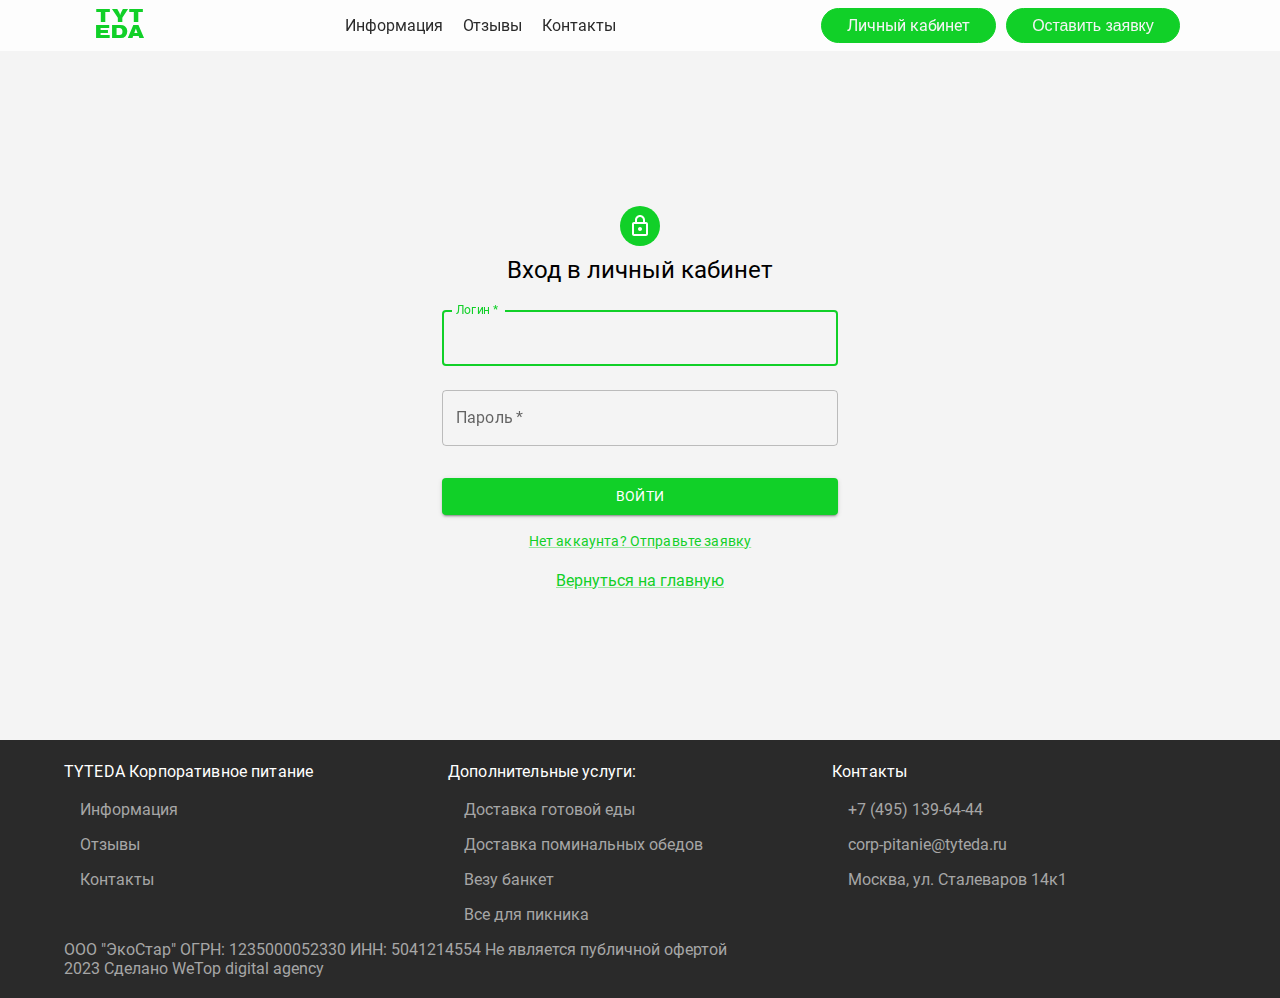
<file: profile.html>
<!DOCTYPE html>
<html>
  <head>
    <meta charset="utf-8" />
    <meta name="viewport" content="width=device-width" />
    <meta name="next-head-count" content="2" />
    <link
      rel="preload"
      href="/_next/static/css/29545ce1220c88f7.css"
      as="style"
    />
    <link
      rel="stylesheet"
      href="/_next/static/css/29545ce1220c88f7.css"
      data-n-g=""
    />
    <link
      rel="preload"
      href="/_next/static/css/1f620d1456d0d8f5.css"
      as="style"
    />
    <link
      rel="stylesheet"
      href="/_next/static/css/1f620d1456d0d8f5.css"
      data-n-p=""
    />
    <noscript data-n-css=""></noscript>
    <script
      defer=""
      nomodule=""
      src="/_next/static/chunks/polyfills-5cd94c89d3acac5f.js"
    ></script>
    <script
      src="/_next/static/chunks/webpack-5c7aba87dddeec9b.js"
      defer=""
    ></script>
    <script
      src="/_next/static/chunks/framework-5f4595e5518b5600.js"
      defer=""
    ></script>
    <script
      src="/_next/static/chunks/main-bef50b518b880ebb.js"
      defer=""
    ></script>
    <script
      src="/_next/static/chunks/pages/_app-694e8f7593f34aee.js"
      defer=""
    ></script>
    <script
      src="/_next/static/chunks/417-edb594fc1c8a91a5.js"
      defer=""
    ></script>
    <script
      src="/_next/static/chunks/119-784508c967f78e65.js"
      defer=""
    ></script>
    <script
      src="/_next/static/chunks/567-5c1694c9ed62d590.js"
      defer=""
    ></script>
    <script
      src="/_next/static/chunks/182-7656bf3fad250706.js"
      defer=""
    ></script>
    <script
      src="/_next/static/chunks/pages/profile-31a2df02f64da6b7.js"
      defer=""
    ></script>
    <script
      src="/_next/static/luZcgnraMZRSLUn76QOCF/_buildManifest.js"
      defer=""
    ></script>
    <script
      src="/_next/static/luZcgnraMZRSLUn76QOCF/_ssgManifest.js"
      defer=""
    ></script>
    <script
      src="/_next/static/luZcgnraMZRSLUn76QOCF/_middlewareManifest.js"
      defer=""
    ></script>
  </head>
  <body>
    <div id="__next" data-reactroot="">
      <section class="Nav3_header__menu__fNONO">
        <div class="Nav3_nav2__tOdLJ">
          <style data-emotion="css yl68kw">
            .css-yl68kw {
              sx: flex;
            }
            @media (min-width: 900px) {
              .css-yl68kw {
                display: none;
              }
            }
          </style>
          <div class="MuiBox-root css-yl68kw">
            <style data-emotion="css 178fgtg">
              .css-178fgtg {
                -webkit-user-select: none;
                -moz-user-select: none;
                -ms-user-select: none;
                user-select: none;
                width: 1em;
                height: 1em;
                display: inline-block;
                fill: currentColor;
                -webkit-flex-shrink: 0;
                -ms-flex-negative: 0;
                flex-shrink: 0;
                -webkit-transition: fill 200ms cubic-bezier(0.4, 0, 0.2, 1) 0ms;
                transition: fill 200ms cubic-bezier(0.4, 0, 0.2, 1) 0ms;
                font-size: 1.5rem;
                margin: 16px;
              }</style
            ><svg
              class="MuiSvgIcon-root MuiSvgIcon-fontSizeMedium css-178fgtg"
              focusable="false"
              aria-hidden="true"
              viewBox="0 0 24 24"
              data-testid="MenuIcon"
              style="color: #11d028"
            >
              <path d="M3 18h18v-2H3v2zm0-5h18v-2H3v2zm0-7v2h18V6H3z"></path>
            </svg>
          </div>
          <style data-emotion="css 9l3uo3">
            .css-9l3uo3 {
              margin: 0;
              font-family: "Roboto", "Helvetica", "Arial", sans-serif;
              font-weight: 400;
              font-size: 1rem;
              line-height: 1.5;
              letter-spacing: 0.00938em;
            }
          </style>
          <p
            class="MuiTypography-root MuiTypography-body1 css-9l3uo3"
            style="
              font-family: Nickelodeon2001headline;
              font-weight: 400;
              font-size: 18px;
              line-height: 84.52%;
              letter-spacing: 0.02em;
              color: #11d028;
              text-align: center;
              cursor: pointer;
            "
          >
            TYT<br />EDA
          </p>
          <div class="Nav3_menu__links__I0i_2">
            <a class="Nav3_button__iPRFT" href="/info">Информация</a
            ><a class="Nav3_button__iPRFT" href="/reviews">Отзывы</a
            ><a class="Nav3_button__iPRFT" href="/contacts">Контакты</a>
          </div>
          <div class="Nav3_nav__links__mmtn8">
            <style data-emotion="css d47f85">
              @media (min-width: 0px) {
                .css-d47f85 {
                  display: block;
                }
              }
              @media (min-width: 900px) {
                .css-d47f85 {
                  display: none;
                }
              }
            </style>
            <div class="MuiBox-root css-d47f85">
              <style data-emotion="css 178fgtg">
                .css-178fgtg {
                  -webkit-user-select: none;
                  -moz-user-select: none;
                  -ms-user-select: none;
                  user-select: none;
                  width: 1em;
                  height: 1em;
                  display: inline-block;
                  fill: currentColor;
                  -webkit-flex-shrink: 0;
                  -ms-flex-negative: 0;
                  flex-shrink: 0;
                  -webkit-transition: fill 200ms cubic-bezier(0.4, 0, 0.2, 1)
                    0ms;
                  transition: fill 200ms cubic-bezier(0.4, 0, 0.2, 1) 0ms;
                  font-size: 1.5rem;
                  margin: 16px;
                }</style
              ><svg
                class="MuiSvgIcon-root MuiSvgIcon-fontSizeMedium css-178fgtg"
                focusable="false"
                aria-hidden="true"
                viewBox="0 0 24 24"
                data-testid="AccountBoxIcon"
                style="color: #11d028"
              >
                <path
                  d="M3 5v14c0 1.1.89 2 2 2h14c1.1 0 2-.9 2-2V5c0-1.1-.9-2-2-2H5c-1.11 0-2 .9-2 2zm12 4c0 1.66-1.34 3-3 3s-3-1.34-3-3 1.34-3 3-3 3 1.34 3 3zm-9 8c0-2 4-3.1 6-3.1s6 1.1 6 3.1v1H6v-1z"
                ></path>
              </svg>
            </div>
            <a
              class="Nav3_else__VAR6O Nav3_else__cabinet__UYP0T"
              href="/profile"
              >Личный кабинет</a
            ><button
              style="cursor: pointer"
              class="Nav3_else__VAR6O Nav3_else__application__AkKFY"
            >
              Оставить заявку
            </button>
          </div>
        </div>
      </section>
      <div class="loader">
        <div class="bounce1"></div>
        <div class="bounce2"></div>
      </div>
    </div>
    <script id="__NEXT_DATA__" type="application/json">
      {
        "props": { "pageProps": {} },
        "page": "/profile",
        "query": {},
        "buildId": "luZcgnraMZRSLUn76QOCF",
        "nextExport": true,
        "autoExport": true,
        "isFallback": false,
        "scriptLoader": []
      }
    </script>
  </body>
</html>
</file>
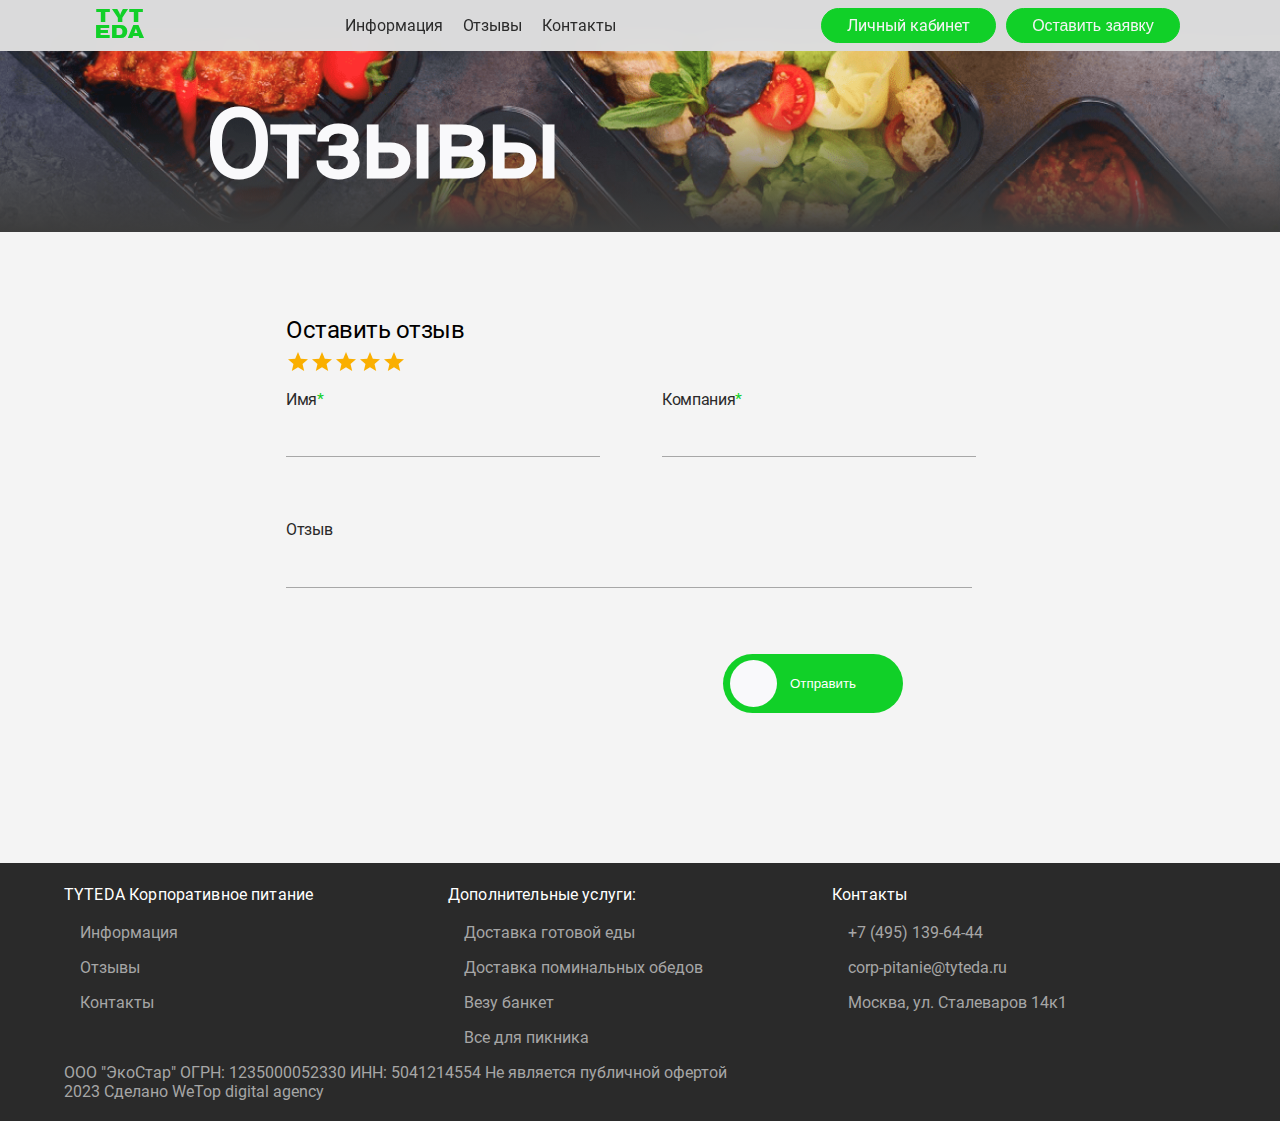
<file: reviews.html>
<!DOCTYPE html>
<html>
  <head>
    <meta charset="utf-8" />
    <title>Корпоративное питание &quot;ТутЕда&quot;</title>
    <meta name="viewport" content="initial-scale=1.0, width=device-width" />
    <meta name="next-head-count" content="3" />
    <link
      rel="preload"
      href="/_next/static/css/29545ce1220c88f7.css"
      as="style"
    />
    <link
      rel="stylesheet"
      href="/_next/static/css/29545ce1220c88f7.css"
      data-n-g=""
    />
    <link
      rel="preload"
      href="/_next/static/css/141fc0804339f9f6.css"
      as="style"
    />
    <link
      rel="stylesheet"
      href="/_next/static/css/141fc0804339f9f6.css"
      data-n-p=""
    />
    <noscript data-n-css=""></noscript>
    <script
      defer=""
      nomodule=""
      src="/_next/static/chunks/polyfills-5cd94c89d3acac5f.js"
    ></script>
    <script
      src="/_next/static/chunks/webpack-5c7aba87dddeec9b.js"
      defer=""
    ></script>
    <script
      src="/_next/static/chunks/framework-5f4595e5518b5600.js"
      defer=""
    ></script>
    <script
      src="/_next/static/chunks/main-bef50b518b880ebb.js"
      defer=""
    ></script>
    <script
      src="/_next/static/chunks/pages/_app-694e8f7593f34aee.js"
      defer=""
    ></script>
    <script
      src="/_next/static/chunks/417-edb594fc1c8a91a5.js"
      defer=""
    ></script>
    <script
      src="/_next/static/chunks/119-784508c967f78e65.js"
      defer=""
    ></script>
    <script
      src="/_next/static/chunks/205-2344706f4869ff19.js"
      defer=""
    ></script>
    <script
      src="/_next/static/chunks/914-9765b4cd4f999ea7.js"
      defer=""
    ></script>
    <script
      src="/_next/static/chunks/pages/reviews-31757611ad5d87d3.js"
      defer=""
    ></script>
    <script
      src="/_next/static/luZcgnraMZRSLUn76QOCF/_buildManifest.js"
      defer=""
    ></script>
    <script
      src="/_next/static/luZcgnraMZRSLUn76QOCF/_ssgManifest.js"
      defer=""
    ></script>
    <script
      src="/_next/static/luZcgnraMZRSLUn76QOCF/_middlewareManifest.js"
      defer=""
    ></script>
  </head>
  <body>
    <div id="__next" data-reactroot="">
      <section class="Nav3_header__menu__fNONO">
        <div class="Nav3_nav2__tOdLJ">
          <style data-emotion="css yl68kw">
            .css-yl68kw {
              sx: flex;
            }
            @media (min-width: 900px) {
              .css-yl68kw {
                display: none;
              }
            }
          </style>
          <div class="MuiBox-root css-yl68kw">
            <style data-emotion="css 178fgtg">
              .css-178fgtg {
                -webkit-user-select: none;
                -moz-user-select: none;
                -ms-user-select: none;
                user-select: none;
                width: 1em;
                height: 1em;
                display: inline-block;
                fill: currentColor;
                -webkit-flex-shrink: 0;
                -ms-flex-negative: 0;
                flex-shrink: 0;
                -webkit-transition: fill 200ms cubic-bezier(0.4, 0, 0.2, 1) 0ms;
                transition: fill 200ms cubic-bezier(0.4, 0, 0.2, 1) 0ms;
                font-size: 1.5rem;
                margin: 16px;
              }</style
            ><svg
              class="MuiSvgIcon-root MuiSvgIcon-fontSizeMedium css-178fgtg"
              focusable="false"
              aria-hidden="true"
              viewBox="0 0 24 24"
              data-testid="MenuIcon"
              style="color: #11d028"
            >
              <path d="M3 18h18v-2H3v2zm0-5h18v-2H3v2zm0-7v2h18V6H3z"></path>
            </svg>
          </div>
          <style data-emotion="css 9l3uo3">
            .css-9l3uo3 {
              margin: 0;
              font-family: "Roboto", "Helvetica", "Arial", sans-serif;
              font-weight: 400;
              font-size: 1rem;
              line-height: 1.5;
              letter-spacing: 0.00938em;
            }
          </style>
          <p
            class="MuiTypography-root MuiTypography-body1 css-9l3uo3"
            style="
              font-family: Nickelodeon2001headline;
              font-weight: 400;
              font-size: 18px;
              line-height: 84.52%;
              letter-spacing: 0.02em;
              color: #11d028;
              text-align: center;
              cursor: pointer;
            "
          >
            TYT<br />EDA
          </p>
          <div class="Nav3_menu__links__I0i_2">
            <a class="Nav3_button__iPRFT" href="/info">Информация</a
            ><a class="Nav3_button__iPRFT" href="/reviews">Отзывы</a
            ><a class="Nav3_button__iPRFT" href="/contacts">Контакты</a>
          </div>
          <div class="Nav3_nav__links__mmtn8">
            <style data-emotion="css d47f85">
              @media (min-width: 0px) {
                .css-d47f85 {
                  display: block;
                }
              }
              @media (min-width: 900px) {
                .css-d47f85 {
                  display: none;
                }
              }
            </style>
            <div class="MuiBox-root css-d47f85">
              <style data-emotion="css 178fgtg">
                .css-178fgtg {
                  -webkit-user-select: none;
                  -moz-user-select: none;
                  -ms-user-select: none;
                  user-select: none;
                  width: 1em;
                  height: 1em;
                  display: inline-block;
                  fill: currentColor;
                  -webkit-flex-shrink: 0;
                  -ms-flex-negative: 0;
                  flex-shrink: 0;
                  -webkit-transition: fill 200ms cubic-bezier(0.4, 0, 0.2, 1)
                    0ms;
                  transition: fill 200ms cubic-bezier(0.4, 0, 0.2, 1) 0ms;
                  font-size: 1.5rem;
                  margin: 16px;
                }</style
              ><svg
                class="MuiSvgIcon-root MuiSvgIcon-fontSizeMedium css-178fgtg"
                focusable="false"
                aria-hidden="true"
                viewBox="0 0 24 24"
                data-testid="AccountBoxIcon"
                style="color: #11d028"
              >
                <path
                  d="M3 5v14c0 1.1.89 2 2 2h14c1.1 0 2-.9 2-2V5c0-1.1-.9-2-2-2H5c-1.11 0-2 .9-2 2zm12 4c0 1.66-1.34 3-3 3s-3-1.34-3-3 1.34-3 3-3 3 1.34 3 3zm-9 8c0-2 4-3.1 6-3.1s6 1.1 6 3.1v1H6v-1z"
                ></path>
              </svg>
            </div>
            <a
              class="Nav3_else__VAR6O Nav3_else__cabinet__UYP0T"
              href="/profile"
              >Личный кабинет</a
            ><button
              style="cursor: pointer"
              class="Nav3_else__VAR6O Nav3_else__application__AkKFY"
            >
              Оставить заявку
            </button>
          </div>
        </div>
      </section>
      <section class="info_info__7LdI5">
        <div class="info_info__image__UlWlj">
          <h2 class="info_info__title__2dbsF">Отзывы</h2>
          <div class="info_opacity__AEYfA"></div>
        </div>
      </section>
      <style data-emotion="css 1qsxih2">
        .css-1qsxih2 {
          width: 100%;
          margin-left: auto;
          box-sizing: border-box;
          margin-right: auto;
          display: block;
          padding-left: 16px;
          padding-right: 16px;
        }
        @media (min-width: 600px) {
          .css-1qsxih2 {
            padding-left: 24px;
            padding-right: 24px;
          }
        }
        @media (min-width: 1200px) {
          .css-1qsxih2 {
            max-width: 1200px;
          }
        }
      </style>
      <div class="MuiContainer-root MuiContainer-maxWidthLg css-1qsxih2">
        <section class="reviews_contact__frRW5">
          <div class="reviews_contact__form__8HZQ9">
            <style data-emotion="css 1d3bbye">
              .css-1d3bbye {
                box-sizing: border-box;
                display: -webkit-box;
                display: -webkit-flex;
                display: -ms-flexbox;
                display: flex;
                -webkit-box-flex-wrap: wrap;
                -webkit-flex-wrap: wrap;
                -ms-flex-wrap: wrap;
                flex-wrap: wrap;
                width: 100%;
                -webkit-flex-direction: row;
                -ms-flex-direction: row;
                flex-direction: row;
              }
            </style>
            <div class="MuiGrid-root MuiGrid-container css-1d3bbye"></div>
          </div>
        </section>
        <section class="reviews_contact__frRW5">
          <div class="reviews_contact__form__8HZQ9">
            <form class="reviews_form__XOWcP">
              <p class="reviews_title__description__rwuZ8">Оставить отзыв</p>
              <div style="display: grid">
                <style data-emotion="css 1ipqyij">
                  .css-1ipqyij {
                    display: -webkit-inline-box;
                    display: -webkit-inline-flex;
                    display: -ms-inline-flexbox;
                    display: inline-flex;
                    position: relative;
                    font-size: 1.5rem;
                    color: #faaf00;
                    cursor: pointer;
                    text-align: left;
                    -webkit-tap-highlight-color: transparent;
                  }
                  .css-1ipqyij.Mui-disabled {
                    opacity: 0.38;
                    pointer-events: none;
                  }
                  .css-1ipqyij.Mui-focusVisible .MuiRating-iconActive {
                    outline: 1px solid #999;
                  }
                  .css-1ipqyij .MuiRating-visuallyHidden {
                    border: 0;
                    clip: rect(0 0 0 0);
                    height: 1px;
                    margin: -1px;
                    overflow: hidden;
                    padding: 0;
                    position: absolute;
                    white-space: nowrap;
                    width: 1px;
                  }</style
                ><span class="MuiRating-root MuiRating-sizeMedium css-1ipqyij"
                  ><style data-emotion="css ykqdxu">
                    .css-ykqdxu {
                      cursor: inherit;
                    }</style
                  ><label class="css-ykqdxu"
                    ><style data-emotion="css 13m1if9">
                      .css-13m1if9 {
                        display: -webkit-box;
                        display: -webkit-flex;
                        display: -ms-flexbox;
                        display: flex;
                        -webkit-transition: -webkit-transform 150ms
                          cubic-bezier(0.4, 0, 0.2, 1) 0ms;
                        transition: transform 150ms cubic-bezier(0.4, 0, 0.2, 1)
                          0ms;
                        pointer-events: none;
                      }</style
                    ><span
                      class="MuiRating-icon MuiRating-iconFilled css-13m1if9"
                      ><style data-emotion="css 1cw4hi4">
                        .css-1cw4hi4 {
                          -webkit-user-select: none;
                          -moz-user-select: none;
                          -ms-user-select: none;
                          user-select: none;
                          width: 1em;
                          height: 1em;
                          display: inline-block;
                          fill: currentColor;
                          -webkit-flex-shrink: 0;
                          -ms-flex-negative: 0;
                          flex-shrink: 0;
                          -webkit-transition: fill 200ms
                            cubic-bezier(0.4, 0, 0.2, 1) 0ms;
                          transition: fill 200ms cubic-bezier(0.4, 0, 0.2, 1)
                            0ms;
                          font-size: inherit;
                        }</style
                      ><svg
                        class="MuiSvgIcon-root MuiSvgIcon-fontSizeInherit css-1cw4hi4"
                        focusable="false"
                        aria-hidden="true"
                        viewBox="0 0 24 24"
                        data-testid="StarIcon"
                      >
                        <path
                          d="M12 17.27L18.18 21l-1.64-7.03L22 9.24l-7.19-.61L12 2 9.19 8.63 2 9.24l5.46 4.73L5.82 21z"
                        ></path></svg></span
                    ><span class="MuiRating-visuallyHidden">1 Star</span></label
                  ><input
                    type="radio"
                    class="MuiRating-visuallyHidden"
                    value="1"
                    name="simple-controlled"
                  /><label class="css-ykqdxu"
                    ><span
                      class="MuiRating-icon MuiRating-iconFilled css-13m1if9"
                      ><svg
                        class="MuiSvgIcon-root MuiSvgIcon-fontSizeInherit css-1cw4hi4"
                        focusable="false"
                        aria-hidden="true"
                        viewBox="0 0 24 24"
                        data-testid="StarIcon"
                      >
                        <path
                          d="M12 17.27L18.18 21l-1.64-7.03L22 9.24l-7.19-.61L12 2 9.19 8.63 2 9.24l5.46 4.73L5.82 21z"
                        ></path></svg></span
                    ><span class="MuiRating-visuallyHidden"
                      >2 Stars</span
                    ></label
                  ><input
                    type="radio"
                    class="MuiRating-visuallyHidden"
                    value="2"
                    name="simple-controlled"
                  /><label class="css-ykqdxu"
                    ><span
                      class="MuiRating-icon MuiRating-iconFilled css-13m1if9"
                      ><svg
                        class="MuiSvgIcon-root MuiSvgIcon-fontSizeInherit css-1cw4hi4"
                        focusable="false"
                        aria-hidden="true"
                        viewBox="0 0 24 24"
                        data-testid="StarIcon"
                      >
                        <path
                          d="M12 17.27L18.18 21l-1.64-7.03L22 9.24l-7.19-.61L12 2 9.19 8.63 2 9.24l5.46 4.73L5.82 21z"
                        ></path></svg></span
                    ><span class="MuiRating-visuallyHidden"
                      >3 Stars</span
                    ></label
                  ><input
                    type="radio"
                    class="MuiRating-visuallyHidden"
                    value="3"
                    name="simple-controlled"
                  /><label class="css-ykqdxu"
                    ><span
                      class="MuiRating-icon MuiRating-iconFilled css-13m1if9"
                      ><svg
                        class="MuiSvgIcon-root MuiSvgIcon-fontSizeInherit css-1cw4hi4"
                        focusable="false"
                        aria-hidden="true"
                        viewBox="0 0 24 24"
                        data-testid="StarIcon"
                      >
                        <path
                          d="M12 17.27L18.18 21l-1.64-7.03L22 9.24l-7.19-.61L12 2 9.19 8.63 2 9.24l5.46 4.73L5.82 21z"
                        ></path></svg></span
                    ><span class="MuiRating-visuallyHidden"
                      >4 Stars</span
                    ></label
                  ><input
                    type="radio"
                    class="MuiRating-visuallyHidden"
                    value="4"
                    name="simple-controlled"
                  /><label class="css-ykqdxu"
                    ><span
                      class="MuiRating-icon MuiRating-iconFilled css-13m1if9"
                      ><svg
                        class="MuiSvgIcon-root MuiSvgIcon-fontSizeInherit css-1cw4hi4"
                        focusable="false"
                        aria-hidden="true"
                        viewBox="0 0 24 24"
                        data-testid="StarIcon"
                      >
                        <path
                          d="M12 17.27L18.18 21l-1.64-7.03L22 9.24l-7.19-.61L12 2 9.19 8.63 2 9.24l5.46 4.73L5.82 21z"
                        ></path></svg></span
                    ><span class="MuiRating-visuallyHidden"
                      >5 Stars</span
                    ></label
                  ><input
                    type="radio"
                    class="MuiRating-visuallyHidden"
                    value="5"
                    name="simple-controlled"
                    checked=""
                  /><label class="MuiRating-label MuiRating-pristine css-ykqdxu"
                    ><input
                      type="radio"
                      class="MuiRating-visuallyHidden"
                      value=""
                      id="simple-controlled-empty"
                      name="simple-controlled"
                    /><span class="MuiRating-visuallyHidden">Empty</span></label
                  ></span
                ><br />
                <div class="reviews_form__grid__AWnSZ">
                  <div class="reviews_input__card__s_5VX">
                    <span class="reviews_form__span__HzQ1L"
                      >Имя <span class="reviews_span__RRFJc">*</span></span
                    ><input class="reviews_form__input__MCCtc" name="name" />
                  </div>
                  <div class="reviews_input__card__s_5VX">
                    <span class="reviews_form__span__HzQ1L"
                      >Компания <span class="reviews_span__RRFJc">*</span></span
                    ><input class="reviews_form__input__MCCtc" name="company" />
                  </div>
                </div>
                <div
                  class="reviews_input__card__s_5VX reviews_input__last__SevD6"
                >
                  <span class="reviews_form__span__HzQ1L">Отзыв</span
                  ><input
                    class="reviews_form__input__MCCtc reviews_input__last__SevD6"
                    name="comment"
                  />
                </div>
              </div>
              <div class="reviews_minwidth__uGL0S">
                <button class="reviews_submit__btn__cLm3_">
                  <div class="reviews_ellipse__left__nx8b9"></div>
                  <span style="margin: 0 -20px 0 0">Отправить</span>
                </button>
              </div>
            </form>
          </div>
        </section>
      </div>
      <div
        class="MuiBox-root css-0"
        style="
          margin-top: 150px;
          padding: 20px 0;
          background: #2a2a2a;
          color: #a6a6a6;
        "
      >
        <style data-emotion="css 1qsxih2">
          .css-1qsxih2 {
            width: 100%;
            margin-left: auto;
            box-sizing: border-box;
            margin-right: auto;
            display: block;
            padding-left: 16px;
            padding-right: 16px;
          }
          @media (min-width: 600px) {
            .css-1qsxih2 {
              padding-left: 24px;
              padding-right: 24px;
            }
          }
          @media (min-width: 1200px) {
            .css-1qsxih2 {
              max-width: 1200px;
            }
          }
        </style>
        <div class="MuiContainer-root MuiContainer-maxWidthLg css-1qsxih2">
          <style data-emotion="css 1d3bbye">
            .css-1d3bbye {
              box-sizing: border-box;
              display: -webkit-box;
              display: -webkit-flex;
              display: -ms-flexbox;
              display: flex;
              -webkit-box-flex-wrap: wrap;
              -webkit-flex-wrap: wrap;
              -ms-flex-wrap: wrap;
              flex-wrap: wrap;
              width: 100%;
              -webkit-flex-direction: row;
              -ms-flex-direction: row;
              flex-direction: row;
            }
          </style>
          <div class="MuiGrid-root MuiGrid-container css-1d3bbye">
            <style data-emotion="css 19egsyp">
              .css-19egsyp {
                box-sizing: border-box;
                margin: 0;
                -webkit-flex-direction: row;
                -ms-flex-direction: row;
                flex-direction: row;
                -webkit-flex-basis: 100%;
                -ms-flex-preferred-size: 100%;
                flex-basis: 100%;
                -webkit-box-flex: 0;
                -webkit-flex-grow: 0;
                -ms-flex-positive: 0;
                flex-grow: 0;
                max-width: 100%;
              }
              @media (min-width: 600px) {
                .css-19egsyp {
                  -webkit-flex-basis: 100%;
                  -ms-flex-preferred-size: 100%;
                  flex-basis: 100%;
                  -webkit-box-flex: 0;
                  -webkit-flex-grow: 0;
                  -ms-flex-positive: 0;
                  flex-grow: 0;
                  max-width: 100%;
                }
              }
              @media (min-width: 900px) {
                .css-19egsyp {
                  -webkit-flex-basis: 33.333333%;
                  -ms-flex-preferred-size: 33.333333%;
                  flex-basis: 33.333333%;
                  -webkit-box-flex: 0;
                  -webkit-flex-grow: 0;
                  -ms-flex-positive: 0;
                  flex-grow: 0;
                  max-width: 33.333333%;
                }
              }
              @media (min-width: 1200px) {
                .css-19egsyp {
                  -webkit-flex-basis: 33.333333%;
                  -ms-flex-preferred-size: 33.333333%;
                  flex-basis: 33.333333%;
                  -webkit-box-flex: 0;
                  -webkit-flex-grow: 0;
                  -ms-flex-positive: 0;
                  flex-grow: 0;
                  max-width: 33.333333%;
                }
              }
              @media (min-width: 1536px) {
                .css-19egsyp {
                  -webkit-flex-basis: 33.333333%;
                  -ms-flex-preferred-size: 33.333333%;
                  flex-basis: 33.333333%;
                  -webkit-box-flex: 0;
                  -webkit-flex-grow: 0;
                  -ms-flex-positive: 0;
                  flex-grow: 0;
                  max-width: 33.333333%;
                }
              }
            </style>
            <div
              class="MuiGrid-root MuiGrid-item MuiGrid-grid-xs-12 MuiGrid-grid-md-4 css-19egsyp"
            >
              <style data-emotion="css kf02t4">
                .css-kf02t4 {
                  margin: 0;
                  font-family: "Roboto", "Helvetica", "Arial", sans-serif;
                  font-weight: 400;
                  font-size: 1rem;
                  line-height: 1.5;
                  letter-spacing: 0.00938em;
                  color: #ffffff;
                }
              </style>
              <p class="MuiTypography-root MuiTypography-body1 css-kf02t4">
                TYTEDA Корпоративное питание
              </p>
              <style data-emotion="css 1ontqvh">
                .css-1ontqvh {
                  list-style: none;
                  margin: 0;
                  padding: 0;
                  position: relative;
                  padding-top: 8px;
                  padding-bottom: 8px;
                }
              </style>
              <ul class="MuiList-root MuiList-padding css-1ontqvh">
                <style data-emotion="css 1yo8bqd">
                  .css-1yo8bqd {
                    display: -webkit-box;
                    display: -webkit-flex;
                    display: -ms-flexbox;
                    display: flex;
                    -webkit-box-pack: start;
                    -ms-flex-pack: start;
                    -webkit-justify-content: flex-start;
                    justify-content: flex-start;
                    -webkit-align-items: center;
                    -webkit-box-align: center;
                    -ms-flex-align: center;
                    align-items: center;
                    position: relative;
                    -webkit-text-decoration: none;
                    text-decoration: none;
                    width: 100%;
                    box-sizing: border-box;
                    text-align: left;
                    padding-top: 8px;
                    padding-bottom: 8px;
                    padding-left: 16px;
                    padding-right: 16px;
                  }
                  .css-1yo8bqd.Mui-focusVisible {
                    background-color: rgba(0, 0, 0, 0.12);
                  }
                  .css-1yo8bqd.Mui-selected {
                    background-color: rgba(25, 118, 210, 0.08);
                  }
                  .css-1yo8bqd.Mui-selected.Mui-focusVisible {
                    background-color: rgba(25, 118, 210, 0.2);
                  }
                  .css-1yo8bqd.Mui-disabled {
                    opacity: 0.38;
                  }
                </style>
                <li
                  class="MuiListItem-root MuiListItem-gutters MuiListItem-padding css-1yo8bqd"
                >
                  <a href="/info">Информация</a>
                </li>
                <li
                  class="MuiListItem-root MuiListItem-gutters MuiListItem-padding css-1yo8bqd"
                >
                  <a href="/">Отзывы</a>
                </li>
                <li
                  class="MuiListItem-root MuiListItem-gutters MuiListItem-padding css-1yo8bqd"
                >
                  <a href="/contacts">Контакты</a>
                </li>
              </ul>
            </div>
            <div
              class="MuiGrid-root MuiGrid-item MuiGrid-grid-xs-12 MuiGrid-grid-md-4 css-19egsyp"
            >
              <p class="MuiTypography-root MuiTypography-body1 css-kf02t4">
                Дополнительные услуги:
              </p>
              <ul class="MuiList-root MuiList-padding css-1ontqvh">
                <li
                  class="MuiListItem-root MuiListItem-gutters MuiListItem-padding css-1yo8bqd"
                >
                  <a href="https://shashlandia.ru/" target="_blanck"
                    >Доставка готовой еды</a
                  >
                </li>
                <li
                  class="MuiListItem-root MuiListItem-gutters MuiListItem-padding css-1yo8bqd"
                >
                  <a href="http://pominki-dostavka.ru/" target="_blanck"
                    >Доставка поминальных обедов</a
                  >
                </li>
                <li
                  class="MuiListItem-root MuiListItem-gutters MuiListItem-padding css-1yo8bqd"
                >
                  <a href="https://vezu-banket.ru/" target="_blanck"
                    >Везу банкет</a
                  >
                </li>
                <li
                  class="MuiListItem-root MuiListItem-gutters MuiListItem-padding css-1yo8bqd"
                >
                  <a href="https://шашландия.рф/" target="_blanck"
                    >Все для пикника</a
                  >
                </li>
              </ul>
            </div>
            <div
              class="MuiGrid-root MuiGrid-item MuiGrid-grid-xs-12 MuiGrid-grid-md-4 css-19egsyp"
            >
              <p class="MuiTypography-root MuiTypography-body1 css-kf02t4">
                Контакты
              </p>
              <ul class="MuiList-root MuiList-padding css-1ontqvh">
                <li
                  class="MuiListItem-root MuiListItem-gutters MuiListItem-padding css-1yo8bqd"
                >
                  +7 (495) 139-64-44
                </li>
                <li
                  class="MuiListItem-root MuiListItem-gutters MuiListItem-padding css-1yo8bqd"
                >
                  corp-pitanie@tyteda.ru
                </li>
                <li
                  class="MuiListItem-root MuiListItem-gutters MuiListItem-padding css-1yo8bqd"
                >
                  Москва, ул. Сталеваров 14к1
                </li>
              </ul>
            </div>
            <style data-emotion="css 15j76c0">
              .css-15j76c0 {
                box-sizing: border-box;
                margin: 0;
                -webkit-flex-direction: row;
                -ms-flex-direction: row;
                flex-direction: row;
                -webkit-flex-basis: 100%;
                -ms-flex-preferred-size: 100%;
                flex-basis: 100%;
                -webkit-box-flex: 0;
                -webkit-flex-grow: 0;
                -ms-flex-positive: 0;
                flex-grow: 0;
                max-width: 100%;
              }
              @media (min-width: 600px) {
                .css-15j76c0 {
                  -webkit-flex-basis: 100%;
                  -ms-flex-preferred-size: 100%;
                  flex-basis: 100%;
                  -webkit-box-flex: 0;
                  -webkit-flex-grow: 0;
                  -ms-flex-positive: 0;
                  flex-grow: 0;
                  max-width: 100%;
                }
              }
              @media (min-width: 900px) {
                .css-15j76c0 {
                  -webkit-flex-basis: 100%;
                  -ms-flex-preferred-size: 100%;
                  flex-basis: 100%;
                  -webkit-box-flex: 0;
                  -webkit-flex-grow: 0;
                  -ms-flex-positive: 0;
                  flex-grow: 0;
                  max-width: 100%;
                }
              }
              @media (min-width: 1200px) {
                .css-15j76c0 {
                  -webkit-flex-basis: 100%;
                  -ms-flex-preferred-size: 100%;
                  flex-basis: 100%;
                  -webkit-box-flex: 0;
                  -webkit-flex-grow: 0;
                  -ms-flex-positive: 0;
                  flex-grow: 0;
                  max-width: 100%;
                }
              }
              @media (min-width: 1536px) {
                .css-15j76c0 {
                  -webkit-flex-basis: 100%;
                  -ms-flex-preferred-size: 100%;
                  flex-basis: 100%;
                  -webkit-box-flex: 0;
                  -webkit-flex-grow: 0;
                  -ms-flex-positive: 0;
                  flex-grow: 0;
                  max-width: 100%;
                }
              }
            </style>
            <div
              class="MuiGrid-root MuiGrid-item MuiGrid-grid-xs-12 css-15j76c0"
            >
              ООО &quot;ЭкоСтар&quot; ОГРН: 1235000052330 ИНН: 5041214554 Не
              является публичной офертой<br />2023 Сделано<!-- -->
              <a href="https://wetop.ru/" target="_blanck"
                >WeTop digital agency</a
              >
            </div>
          </div>
        </div>
      </div>
    </div>
    <script id="__NEXT_DATA__" type="application/json">
      {
        "props": { "pageProps": {} },
        "page": "/reviews",
        "query": {},
        "buildId": "luZcgnraMZRSLUn76QOCF",
        "nextExport": true,
        "autoExport": true,
        "isFallback": false,
        "scriptLoader": []
      }
    </script>
  </body>
</html>
</file>
<file: _next/static/css/29545ce1220c88f7.css>
html {
    background-color: #48484a
}

body {
    margin: 0;
    padding: 0;
    background-color: #f4f4f4;
    font-family: Roboto
}

a {
    text-decoration: none;
    color: inherit
}

@font-face {
    font-family: nickelodeon2001headline;
    src: url(/_next/static/media/nickelodeon2001headline.a15d51bd.ttf)
}

@font-face {
    font-family: Roboto;
    src: url(/_next/static/media/Roboto-Regular.298c1099.ttf)
}

.tire:before {
    content: "";
    width: 19px;
    border-bottom: 1px solid #696969;
    position: absolute;
    top: 50%;
    left: -10px;
    font-size: 50px
}

.embla {
    overflow: hidden
}

.embla__container {
    display: flex;
    flex-direction: row;
    width: 235.5px
}

.embla__slide {
    position: relative;
    flex: 0 0 100%
}

.embla__slide>img {
    width: 170px
}

.emblaB__container {
    display: flex;
    flex-direction: row;
    width: 262.5px
}

.emblaB__slide {
    position: relative;
    flex: 0 0 100%
}

.emblaB__slide>img {
    width: 190px
}

.emblaM {
    border-radius: 15px;
    position: relative;
    padding: 30px 0;
    margin-left: auto;
    margin-right: auto;
    background: #fff
}

.emblaM__viewport {
    overflow: hidden;
    width: 100%
}

.emblaM__viewport.is-draggable {
    cursor: move;
    cursor: -webkit-grab;
    cursor: grab
}

.emblaM__viewport.is-dragging {
    cursor: -webkit-grabbing;
    cursor: grabbing
}

.emblaM__container {
    display: flex;
    -webkit-user-select: none;
    -moz-user-select: none;
    -ms-user-select: none;
    user-select: none;
    -webkit-touch-callout: none;
    -khtml-user-select: none;
    -webkit-tap-highlight-color: transparent;
    margin-left: -10px
}

.emblaM__slide {
    position: relative;
    min-width: 30%;
    padding-left: 10px
}

.emblaM__slide__inner {
    position: relative;
    overflow: hidden;
    height: 200px
}

.emblaM__slide__img {
    position: absolute;
    display: block;
    top: 55%;
    left: 50%;
    width: auto;
    min-height: 180px;
    min-width: 180px;
    max-width: none;
    transform: translate(-50%, -50%)
}

.emblaS {
    border-radius: 15px;
    position: relative;
    padding: 30px 0;
    margin-left: auto;
    margin-right: auto
}

.emblaS__viewport {
    overflow: hidden;
    width: 100%
}

.emblaS__viewport.is-draggable {
    cursor: move;
    cursor: -webkit-grab;
    cursor: grab
}

.emblaS__viewport.is-dragging {
    cursor: -webkit-grabbing;
    cursor: grabbing
}

.emblaS__container {
    display: flex;
    -webkit-user-select: none;
    -moz-user-select: none;
    -ms-user-select: none;
    user-select: none;
    -webkit-touch-callout: none;
    -khtml-user-select: none;
    -webkit-tap-highlight-color: transparent;
    margin-left: -10px
}

.emblaS__slide {
    position: relative;
    min-width: 100%;
    padding-left: 10px
}

.emblaS__slide__inner {
    position: relative;
    overflow: hidden;
    height: 200px
}

.emblaS__slide__img {
    position: absolute;
    display: block;
    top: 55%;
    left: 50%;
    width: auto;
    min-height: 180px;
    min-width: 180px;
    max-width: none;
    transform: translate(-50%, -50%)
}

.loader {
    width: 40px;
    height: 40px;
    position: relative;
    margin: 100px auto
}

.bounce1,
.bounce2 {
    width: 100%;
    height: 100%;
    border-radius: 50%;
    background-color: green;
    opacity: .9;
    position: absolute;
    top: 0;
    left: 0;
    -webkit-animation: sk-bounce 2s ease-in-out infinite;
    animation: sk-bounce 2s ease-in-out infinite
}

.bounce2 {
    -webkit-animation-delay: -1s;
    animation-delay: -1s
}

@-webkit-keyframes sk-bounce {

    0%,
    to {
        transform: scale(0)
    }

    50% {
        transform: scale(1)
    }
}

@keyframes sk-bounce {

    0%,
    to {
        transform: scale(0)
    }

    50% {
        transform: scale(1)
    }
}

.foodHeader {
    font-weight: 800;
    font-size: 64px;
    line-height: 84.52%;
    letter-spacing: -.02em;
    color: "#2A2A2A";
    margin-bottom: "10px"
}

.foodDescription {
    font-weight: 600;
    font-size: 28px;
    line-height: 88.52%;
    letter-spacing: -.005em;
    color: #2a2a2a
}

.foodDescriptionSlider {
    color: #2a2a2a;
    position: absolute;
    top: 0;
    left: 50%;
    z-index: 5000;
    transform: translate(-50%)
}

@media screen and (min-width:500px) and (max-width:900px) {
    .foodHeader {
        font-size: 32px
    }
}

@media screen and (min-width:100px) and (max-width:499px) {
    .foodFits {
        font-size: 14px
    }
}

.red {
    color: red
}

.green {
    color: green
}
</file>
<file: _next/static/css/b29749b8994a4ecd.css>
.modalApplication_modal__kwZ3r{position:absolute;display:flex;width:751px;height:541px;top:0;left:0;right:0;bottom:0;margin:100px auto;background:#f4f4f4;border-radius:10px}.modalApplication_close__rRtaD{width:30px;height:30px;border:none;background:none;position:absolute;top:15px;right:15px;font-size:1.2rem;color:#b6b6b6}.modalApplication_image__Cqlmo{background-image:url(/_next/static/media/modalImage.b9782c63.png);background-repeat:no-repeat;background-size:cover;background-position:50%;width:259px;display:flex;flex-direction:column;justify-content:center;align-items:center;border-radius:10px 0 0 10px}.modalApplication_title__logo__iSPYY{font-family:Nickelodeon2001headline,sans-serif;font-style:normal;font-weight:400;font-size:32px;line-height:84.52%;letter-spacing:.02em;color:#fff;text-shadow:0 0 19px rgba(0,0,0,.25),0 0 10px rgba(0,0,0,.25)}.modalApplication_modal__form__8KldR{margin:0 0 0 36px}.modalApplication_title__9yuv2{font-family:Roboto;font-style:normal;font-weight:600;font-size:24px;line-height:67.52%;letter-spacing:-.02em;color:#2a2a2a;padding-bottom:21px;width:160px;border-bottom:2px solid #11d028}.modalApplication_modal__grid__ZzC1D{display:grid;grid-template-columns:repeat(2,1fr)}.modalApplication_input__card__hDcsw{display:grid}.modalApplication_form__span__GtlBK{font-family:Roboto;font-style:normal;font-weight:400;font-size:16px;line-height:84.52%;letter-spacing:-.02em;color:#2a2a2a;margin:0 0 28px}.modalApplication_span__vLvpW{margin-left:-4px;color:#11d028}.modalApplication_form__input__VW1z1{background:none;border:none;border-bottom:1px solid #a7a7a7;margin:0 62px 52px 0;height:20px}.modalApplication_text__0s3kJ{font-size:10px;line-height:84.52%;text-align:center;color:#b9b9b9;margin-top:-25px}.modalApplication_form__btn__mrUF8,.modalApplication_text__0s3kJ{font-family:Roboto;font-style:normal;font-weight:400;letter-spacing:-.02em}.modalApplication_form__btn__mrUF8{width:158px;height:48px;border:none;outline:none;background-color:#11d028;border-radius:30px;font-size:18px;line-height:67.52%;color:#fff;margin:13px 0 0}@media (max-width:1050px){.modalApplication_modal__kwZ3r{margin:75px auto}}@media (max-width:1000px){.modalApplication_modal__kwZ3r{width:600px;height:450px}.modalApplication_title__logo__iSPYY{padding-left:50px;padding-right:50px}.modalApplication_form__input__VW1z1{margin-bottom:30px;margin-left:0}.modalApplication_input__card__hDcsw{width:200px}.modalApplication_modal__form__8KldR{margin-left:15px}.modalApplication_form__span__GtlBK{margin-bottom:20px}.modalApplication_text__0s3kJ{margin-top:-10px}}@media (max-width:800px){.modalApplication_modal__kwZ3r{width:100vw;height:100vh;margin:0;border-radius:0;overflow:scroll}.modalApplication_image__Cqlmo{border-radius:0;margin:0 0 0 -10px}.modalApplication_text__0s3kJ{margin:90px 0 0}}@media (max-width:600px){.modalApplication_image__Cqlmo{display:none}.modalApplication_modal__form__8KldR{margin:auto}}@media (max-width:450px){.modalApplication_image__Cqlmo{display:none}.modalApplication_modal__form__8KldR{margin:auto;width:80%}.modalApplication_input__card__hDcsw{width:100%}.modalApplication_modal__grid__ZzC1D{grid-template-columns:1fr}.modalApplication_text__0s3kJ{margin:30px 0 15px}}.Nav3_nav2__tOdLJ{display:flex;justify-content:space-around;align-items:center;-webkit-backdrop-filter:blur(12px);backdrop-filter:blur(12px);background:hsla(0,0%,100%,.8);height:51px;position:fixed;width:100%;top:0;left:0;z-index:3}.Nav3_logo__title__kQKPl{margin:0}.Nav3_logo__Izj3_,.Nav3_logo__title__kQKPl{font-family:Nickelodeon2001headline,sans-serif;font-weight:400;font-size:18px;line-height:84.52%;letter-spacing:.02em;color:#11d028;text-align:center}.Nav3_menu__tZiLe{display:flex;justify-content:center;align-items:center;flex-grow:1}.Nav3_button__iPRFT{line-height:84.52%;color:#2b2b2b;margin:0 10px}.Nav3_button__iPRFT,.Nav3_else__VAR6O{font-style:normal;font-weight:400;font-size:16px;letter-spacing:-.005em}.Nav3_else__VAR6O{padding:7px 25px;border:1px solid #11d028;border-radius:18px;margin:0 5px;color:#f4f4f4;background-color:#11d028}.Nav3_nav__links__mmtn8{display:flex}.Nav3_else__media__MT4_o{display:none}.Nav3_else__cabinet__UYP0T{display:flex}.Nav3_else__application__AkKFY{height:35px}@media (max-width:1000px){.Nav3_else__VAR6O{display:none}.Nav3_else__application__AkKFY,.Nav3_else__cabinet__UYP0T{display:flex}}@media (max-width:899px){.Nav3_menu__tZiLe{display:none}.Nav3_header__menu__fNONO{padding:0 24px}.Nav3_nav2__tOdLJ{justify-content:space-between}.Nav3_else__application__AkKFY{display:none}.Nav3_menu__icon__phYtO{padding-left:24px}.Nav3_tool__bar__08_GE{display:flex;justify-content:space-between}.Nav3_menu__links__I0i_2{display:none}.Nav3_else__cabinet__UYP0T{display:none;padding-right:24px}}.BM_background___D1_x{position:fixed;top:0;left:0;width:100%;height:100vh;background:rgba(0,0,0,.8)}.BM_close__Y2Kcd{display:flex;color:#2b2b2b;position:absolute;border:none;outline:none;background:none;right:10px;top:5px;font-size:1.2rem;cursor:pointer}.BM_burger_menu__ClUDi{display:flex;flex-direction:column;flex-grow:1;width:300px;height:100%;background-color:hsla(0,0%,100%,.8);align-items:center;padding-top:150px;position:relative}.BM_button__NxBt8{font-style:normal;font-weight:400;font-size:20px;line-height:84.52%;letter-spacing:-.005em;color:#2b2b2b;margin:10px}.BM_button__NxBt8:first-of-type{margin-top:20px}
</file>
<file: _next/static/css/be8c9c99827e98fb.css>
.BM_background___D1_x{position:fixed;top:0;left:0;width:100%;height:100vh;background:rgba(0,0,0,.8)}.BM_close__Y2Kcd{display:flex;color:#2b2b2b;position:absolute;border:none;outline:none;background:none;right:10px;top:5px;font-size:1.2rem;cursor:pointer}.BM_burger_menu__ClUDi{display:flex;flex-direction:column;flex-grow:1;width:300px;height:100%;background-color:hsla(0,0%,100%,.8);align-items:center;padding-top:150px;position:relative}.BM_button__NxBt8{font-style:normal;font-weight:400;font-size:20px;line-height:84.52%;letter-spacing:-.005em;color:#2b2b2b;margin:10px}.BM_button__NxBt8:first-of-type{margin-top:20px}.modalApplication_modal__kwZ3r{position:absolute;display:flex;width:751px;height:541px;top:0;left:0;right:0;bottom:0;margin:100px auto;background:#f4f4f4;border-radius:10px}.modalApplication_close__rRtaD{width:30px;height:30px;border:none;background:none;position:absolute;top:15px;right:15px;font-size:1.2rem;color:#b6b6b6}.modalApplication_image__Cqlmo{background-image:url(/_next/static/media/modalImage.b9782c63.png);background-repeat:no-repeat;background-size:cover;background-position:50%;width:259px;display:flex;flex-direction:column;justify-content:center;align-items:center;border-radius:10px 0 0 10px}.modalApplication_title__logo__iSPYY{font-family:Nickelodeon2001headline,sans-serif;font-style:normal;font-weight:400;font-size:32px;line-height:84.52%;letter-spacing:.02em;color:#fff;text-shadow:0 0 19px rgba(0,0,0,.25),0 0 10px rgba(0,0,0,.25)}.modalApplication_modal__form__8KldR{margin:0 0 0 36px}.modalApplication_title__9yuv2{font-family:Roboto;font-style:normal;font-weight:600;font-size:24px;line-height:67.52%;letter-spacing:-.02em;color:#2a2a2a;padding-bottom:21px;width:160px;border-bottom:2px solid #11d028}.modalApplication_modal__grid__ZzC1D{display:grid;grid-template-columns:repeat(2,1fr)}.modalApplication_input__card__hDcsw{display:grid}.modalApplication_form__span__GtlBK{font-family:Roboto;font-style:normal;font-weight:400;font-size:16px;line-height:84.52%;letter-spacing:-.02em;color:#2a2a2a;margin:0 0 28px}.modalApplication_span__vLvpW{margin-left:-4px;color:#11d028}.modalApplication_form__input__VW1z1{background:none;border:none;border-bottom:1px solid #a7a7a7;margin:0 62px 52px 0;height:20px}.modalApplication_text__0s3kJ{font-size:10px;line-height:84.52%;text-align:center;color:#b9b9b9;margin-top:-25px}.modalApplication_form__btn__mrUF8,.modalApplication_text__0s3kJ{font-family:Roboto;font-style:normal;font-weight:400;letter-spacing:-.02em}.modalApplication_form__btn__mrUF8{width:158px;height:48px;border:none;outline:none;background-color:#11d028;border-radius:30px;font-size:18px;line-height:67.52%;color:#fff;margin:13px 0 0}@media (max-width:1050px){.modalApplication_modal__kwZ3r{margin:75px auto}}@media (max-width:1000px){.modalApplication_modal__kwZ3r{width:600px;height:450px}.modalApplication_title__logo__iSPYY{padding-left:50px;padding-right:50px}.modalApplication_form__input__VW1z1{margin-bottom:30px;margin-left:0}.modalApplication_input__card__hDcsw{width:200px}.modalApplication_modal__form__8KldR{margin-left:15px}.modalApplication_form__span__GtlBK{margin-bottom:20px}.modalApplication_text__0s3kJ{margin-top:-10px}}@media (max-width:800px){.modalApplication_modal__kwZ3r{width:100vw;height:100vh;margin:0;border-radius:0;overflow:scroll}.modalApplication_image__Cqlmo{border-radius:0;margin:0 0 0 -10px}.modalApplication_text__0s3kJ{margin:90px 0 0}}@media (max-width:600px){.modalApplication_image__Cqlmo{display:none}.modalApplication_modal__form__8KldR{margin:auto}}@media (max-width:450px){.modalApplication_image__Cqlmo{display:none}.modalApplication_modal__form__8KldR{margin:auto;width:80%}.modalApplication_input__card__hDcsw{width:100%}.modalApplication_modal__grid__ZzC1D{grid-template-columns:1fr}.modalApplication_text__0s3kJ{margin:30px 0 15px}}.Nav3_nav2__tOdLJ{display:flex;justify-content:space-around;align-items:center;-webkit-backdrop-filter:blur(12px);backdrop-filter:blur(12px);background:hsla(0,0%,100%,.8);height:51px;position:fixed;width:100%;top:0;left:0;z-index:3}.Nav3_logo__title__kQKPl{margin:0}.Nav3_logo__Izj3_,.Nav3_logo__title__kQKPl{font-family:Nickelodeon2001headline,sans-serif;font-weight:400;font-size:18px;line-height:84.52%;letter-spacing:.02em;color:#11d028;text-align:center}.Nav3_menu__tZiLe{display:flex;justify-content:center;align-items:center;flex-grow:1}.Nav3_button__iPRFT{line-height:84.52%;color:#2b2b2b;margin:0 10px}.Nav3_button__iPRFT,.Nav3_else__VAR6O{font-style:normal;font-weight:400;font-size:16px;letter-spacing:-.005em}.Nav3_else__VAR6O{padding:7px 25px;border:1px solid #11d028;border-radius:18px;margin:0 5px;color:#f4f4f4;background-color:#11d028}.Nav3_nav__links__mmtn8{display:flex}.Nav3_else__media__MT4_o{display:none}.Nav3_else__cabinet__UYP0T{display:flex}.Nav3_else__application__AkKFY{height:35px}@media (max-width:1000px){.Nav3_else__VAR6O{display:none}.Nav3_else__application__AkKFY,.Nav3_else__cabinet__UYP0T{display:flex}}@media (max-width:899px){.Nav3_menu__tZiLe{display:none}.Nav3_header__menu__fNONO{padding:0 24px}.Nav3_nav2__tOdLJ{justify-content:space-between}.Nav3_else__application__AkKFY{display:none}.Nav3_menu__icon__phYtO{padding-left:24px}.Nav3_tool__bar__08_GE{display:flex;justify-content:space-between}.Nav3_menu__links__I0i_2{display:none}.Nav3_else__cabinet__UYP0T{display:none;padding-right:24px}}.contactForm_contact__8z6n5{margin-top:-44px}.contactForm_contact__image__h7Jz2{background-image:url(/_next/static/media/info-image-min.8a8266ce.png);background-size:cover;background-position:bottom;position:relative}.contactForm_contact__form__wB0Vj{display:flex;margin:0 123px 0 158px}.contactForm_form__description__BQUA6{width:159px;font-family:Roboto;font-style:normal;font-weight:400;font-size:16px;letter-spacing:-.02em;color:grey;margin:42px auto 0}.contactForm_form__image__P5q_U{background-image:url(/_next/static/media/delright.5b1f6314.png);background-repeat:no-repeat;background-size:cover;width:275px;height:553px;transform:scaleX(-1)}.contactForm_form__M9rRU{margin:0 0 0 64px;display:flex;flex-direction:column}.contactForm_contact__title__ImIUf{font-family:Roboto;font-style:normal;font-weight:800;font-size:96px;line-height:84.52%;letter-spacing:-.02em;color:#f9f9fb;padding:54px 0 47px 206px;position:relative;z-index:1;max-width:701px}.contactForm_opacity__7DFov{position:absolute;bottom:0;left:0;width:100%;background:linear-gradient(0deg,#3c3c3c,rgba(78,78,78,0));height:70%}.contactForm_input__card__r1Klw{display:grid}.contactForm_form__grid__gY6RJ{display:grid;max-width:682px;grid-template-columns:repeat(2,1fr)}.contactForm_form__title__3m6PW{font-weight:800;font-size:64px;color:#2a2a2a;margin:0 auto 15px 0}.contactForm_form__title__3m6PW,.contactForm_title__description__NenKU{font-family:Roboto;font-style:normal;line-height:84.52%;letter-spacing:-.02em}.contactForm_title__description__NenKU{font-weight:300;font-size:24px;color:grey;margin:0 0 97px}.contactForm_span__0Cl0D{margin-left:-4px;color:#11d028}.contactForm_form__span__b_Hua{font-family:Roboto;font-style:normal;font-weight:400;font-size:16px;line-height:84.52%;letter-spacing:-.02em;color:#2a2a2a;margin:0 0 28px}.contactForm_form__input__gigYK{background:none;border:none;border-bottom:1px solid #a7a7a7;margin:0 62px 66px 0;width:310px;height:20px}.contactForm_input__last__f5h3G{width:100%;margin-left:0}.contactForm_submit__btn__TCZug{background:#11d028;border-radius:29.5px;width:180px;height:59px;color:#fff;border:none;outline:none;position:relative;margin:0 65px 0 auto}.contactForm_ellipse__left__9c2qo{left:7px}.contactForm_ellipse__left__9c2qo,.contactForm_ellipse__right__Z_GvH{background-image:url(/_next/static/media/ellipse.72e1ef97.svg);background-repeat:no-repeat;background-size:cover;width:47px;height:47px;position:absolute;top:6px}.contactForm_ellipse__right__Z_GvH{right:7px}.contactForm_form__input__gigYK:focus{border:none}.contactForm_map___qiV6{width:971px;height:499px;filter:grayscale(100%);margin:133px 0 0 206px}.contactForm_error__4bunJ{color:red}.contactForm_block___0I3c{display:none}.contactForm_minwidth__eFkfu{margin:0 0 0 auto}@media (max-width:1250px){.contactForm_contact__form__wB0Vj{margin-left:50px}}@media (max-width:1200px){.contactForm_map___qiV6{width:850px;height:499px}.contactForm_contact__form__wB0Vj{margin-left:0}}@media (max-width:1100px){.contactForm_form__input__gigYK{width:250px}.contactForm_map___qiV6{width:700px;height:400px}}@media (max-width:1000px){.contactForm_form__image__P5q_U{width:225px;height:500px}.contactForm_contact__title__ImIUf{padding:60px}.contactForm_form__input__gigYK{width:200px}.contactForm_map___qiV6{margin-left:100px}}@media (max-width:900px){.contactForm_contact__title__ImIUf{font-size:70px}.contactForm_form__title__3m6PW{font-size:55px}.contactForm_form__grid__gY6RJ{grid-template-columns:1fr}.contactForm_title__description__NenKU{font-size:20px}.contactForm_form__input__gigYK{width:100%;margin-left:0}.contactForm_form__M9rRU{width:100%}.contactForm_submit__btn__TCZug{height:50px;width:170px;margin-right:0;margin-left:auto}.contactForm_ellipse__left__9c2qo{top:1.5px;left:2px}.contactForm_ellipse__right__Z_GvH{top:1.5px;right:2px}}@media (max-width:800px){.contactForm_map___qiV6{width:600px}.contactForm_contact__title__ImIUf{font-size:60px}.contactForm_form__title__3m6PW{font-size:40px}.contactForm_title__description__NenKU{font-size:15px}.contactForm_form__span__b_Hua{font-size:13px}}@media (max-width:600px){.contactForm_contact__8z6n5{margin-top:50px}.contactForm_contact__title__ImIUf{padding-left:30px;font-size:40px}.contactForm_contact__image_div__NIyzF{display:none}.contactForm_minwidth__eFkfu{display:flex}.contactForm_block___0I3c{display:flex!important;margin:0 20px 0 0}.contactForm_map___qiV6{width:100%;margin:100px 0 0}}@media (max-width:400px){.contactForm_map___qiV6{width:100%;height:300px;position:relative;margin:50px 0 0}.contactForm_contact__form__wB0Vj{width:90%}.contactForm_form__M9rRU{margin:0 15px;justify-content:center}.contactForm_block___0I3c,.contactForm_submit__btn__TCZug{font-size:.9rem;width:140px}.contactForm_contact__title__ImIUf{padding-left:10px;font-size:35px}.contactForm_ellipse__left__9c2qo{top:5px;left:2px;width:40px;height:40px}.contactForm_ellipse__right__Z_GvH{top:5px;right:2px;width:40px;height:40px}}
</file>
<file: _next/static/css/2647524f3e1ccd1b.css>
.modalApplication_modal__kwZ3r {
  position: absolute;
  display: flex;
  width: 751px;
  height: 541px;
  top: 0;
  left: 0;
  right: 0;
  bottom: 0;
  margin: 100px auto;
  background: #f4f4f4;
  border-radius: 10px;
}
.modalApplication_close__rRtaD {
  width: 30px;
  height: 30px;
  border: none;
  background: none;
  position: absolute;
  top: 15px;
  right: 15px;
  font-size: 1.2rem;
  color: #b6b6b6;
}
.modalApplication_image__Cqlmo {
  background-image: url(/_next/static/media/modalImage.b9782c63.png);
  background-repeat: no-repeat;
  background-size: cover;
  background-position: 50%;
  width: 259px;
  display: flex;
  flex-direction: column;
  justify-content: center;
  align-items: center;
  border-radius: 10px 0 0 10px;
}
.modalApplication_title__logo__iSPYY {
  font-family: Nickelodeon2001headline, sans-serif;
  font-style: normal;
  font-weight: 400;
  font-size: 32px;
  line-height: 84.52%;
  letter-spacing: 0.02em;
  color: #fff;
  text-shadow: 0 0 19px rgba(0, 0, 0, 0.25), 0 0 10px rgba(0, 0, 0, 0.25);
}
.modalApplication_modal__form__8KldR {
  margin: 0 0 0 36px;
}
.modalApplication_title__9yuv2 {
  font-family: Roboto;
  font-style: normal;
  font-weight: 600;
  font-size: 24px;
  line-height: 67.52%;
  letter-spacing: -0.02em;
  color: #2a2a2a;
  padding-bottom: 21px;
  width: 160px;
  border-bottom: 2px solid #11d028;
}
.modalApplication_modal__grid__ZzC1D {
  display: grid;
  grid-template-columns: repeat(2, 1fr);
}
.modalApplication_input__card__hDcsw {
  display: grid;
}
.modalApplication_form__span__GtlBK {
  font-family: Roboto;
  font-style: normal;
  font-weight: 400;
  font-size: 16px;
  line-height: 84.52%;
  letter-spacing: -0.02em;
  color: #2a2a2a;
  margin: 0 0 28px;
}
.modalApplication_span__vLvpW {
  margin-left: -4px;
  color: #11d028;
}
.modalApplication_form__input__VW1z1 {
  background: none;
  border: none;
  border-bottom: 1px solid #a7a7a7;
  margin: 0 62px 52px 0;
  height: 20px;
}
.modalApplication_text__0s3kJ {
  font-size: 10px;
  line-height: 84.52%;
  text-align: center;
  color: #b9b9b9;
  margin-top: -25px;
}
.modalApplication_form__btn__mrUF8,
.modalApplication_text__0s3kJ {
  font-family: Roboto;
  font-style: normal;
  font-weight: 400;
  letter-spacing: -0.02em;
}
.modalApplication_form__btn__mrUF8 {
  width: 158px;
  height: 48px;
  border: none;
  outline: none;
  background-color: #11d028;
  border-radius: 30px;
  font-size: 18px;
  line-height: 67.52%;
  color: #fff;
  margin: 13px 0 0;
}
@media (max-width: 1050px) {
  .modalApplication_modal__kwZ3r {
    margin: 75px auto;
  }
}
@media (max-width: 1000px) {
  .modalApplication_modal__kwZ3r {
    width: 600px;
    height: 450px;
  }
  .modalApplication_title__logo__iSPYY {
    padding-left: 50px;
    padding-right: 50px;
  }
  .modalApplication_form__input__VW1z1 {
    margin-bottom: 30px;
    margin-left: 0;
  }
  .modalApplication_input__card__hDcsw {
    width: 200px;
  }
  .modalApplication_modal__form__8KldR {
    margin-left: 15px;
  }
  .modalApplication_form__span__GtlBK {
    margin-bottom: 20px;
  }
  .modalApplication_text__0s3kJ {
    margin-top: -10px;
  }
}
@media (max-width: 800px) {
  .modalApplication_modal__kwZ3r {
    width: 100vw;
    height: 100vh;
    margin: 0;
    border-radius: 0;
    overflow: scroll;
  }
  .modalApplication_image__Cqlmo {
    border-radius: 0;
    margin: 0 0 0 -10px;
  }
  .modalApplication_text__0s3kJ {
    margin: 90px 0 0;
  }
}
@media (max-width: 600px) {
  .modalApplication_image__Cqlmo {
    display: none;
  }
  .modalApplication_modal__form__8KldR {
    margin: auto;
  }
}
@media (max-width: 450px) {
  .modalApplication_image__Cqlmo {
    display: none;
  }
  .modalApplication_modal__form__8KldR {
    margin: auto;
    width: 80%;
  }
  .modalApplication_input__card__hDcsw {
    width: 100%;
  }
  .modalApplication_modal__grid__ZzC1D {
    grid-template-columns: 1fr;
  }
  .modalApplication_text__0s3kJ {
    margin: 30px 0 15px;
  }
}
.Nav3_nav2__tOdLJ {
  display: flex;
  justify-content: space-around;
  align-items: center;
  -webkit-backdrop-filter: blur(12px);
  backdrop-filter: blur(12px);
  background: hsla(0, 0%, 100%, 0.8);
  height: 51px;
  position: fixed;
  width: 100%;
  top: 0;
  left: 0;
  z-index: 3;
}
.Nav3_logo__title__kQKPl {
  margin: 0;
}
.Nav3_logo__Izj3_,
.Nav3_logo__title__kQKPl {
  font-family: Nickelodeon2001headline, sans-serif;
  font-weight: 400;
  font-size: 18px;
  line-height: 84.52%;
  letter-spacing: 0.02em;
  color: #11d028;
  text-align: center;
}
.Nav3_menu__tZiLe {
  display: flex;
  justify-content: center;
  align-items: center;
  flex-grow: 1;
}
.Nav3_button__iPRFT {
  line-height: 84.52%;
  color: #2b2b2b;
  margin: 0 10px;
}
.Nav3_button__iPRFT,
.Nav3_else__VAR6O {
  font-style: normal;
  font-weight: 400;
  font-size: 16px;
  letter-spacing: -0.005em;
}
.Nav3_else__VAR6O {
  padding: 7px 25px;
  border: 1px solid #11d028;
  border-radius: 18px;
  margin: 0 5px;
  color: #f4f4f4;
  background-color: #11d028;
}
.Nav3_nav__links__mmtn8 {
  display: flex;
}
.Nav3_else__media__MT4_o {
  display: none;
}
.Nav3_else__cabinet__UYP0T {
  display: flex;
}
.Nav3_else__application__AkKFY {
  height: 35px;
}
@media (max-width: 1000px) {
  .Nav3_else__VAR6O {
    display: none;
  }
  .Nav3_else__application__AkKFY,
  .Nav3_else__cabinet__UYP0T {
    display: flex;
  }
}
@media (max-width: 899px) {
  .Nav3_menu__tZiLe {
    display: none;
  }
  .Nav3_header__menu__fNONO {
    padding: 0 24px;
  }
  .Nav3_nav2__tOdLJ {
    justify-content: space-between;
  }
  .Nav3_else__application__AkKFY {
    display: none;
  }
  .Nav3_menu__icon__phYtO {
    padding-left: 24px;
  }
  .Nav3_tool__bar__08_GE {
    display: flex;
    justify-content: space-between;
  }
  .Nav3_menu__links__I0i_2 {
    display: none;
  }
  .Nav3_else__cabinet__UYP0T {
    display: none;
    padding-right: 24px;
  }
}
.BM_background___D1_x {
  position: fixed;
  top: 0;
  left: 0;
  width: 100%;
  height: 100vh;
  background: rgba(0, 0, 0, 0.8);
}
.BM_close__Y2Kcd {
  display: flex;
  color: #2b2b2b;
  position: absolute;
  border: none;
  outline: none;
  background: none;
  right: 10px;
  top: 5px;
  font-size: 1.2rem;
  cursor: pointer;
}
.BM_burger_menu__ClUDi {
  display: flex;
  flex-direction: column;
  flex-grow: 1;
  width: 300px;
  height: 100%;
  background-color: hsla(0, 0%, 100%, 0.8);
  align-items: center;
  padding-top: 150px;
  position: relative;
}
.BM_button__NxBt8 {
  font-style: normal;
  font-weight: 400;
  font-size: 20px;
  line-height: 84.52%;
  letter-spacing: -0.005em;
  color: #2b2b2b;
  margin: 10px;
}
.BM_button__NxBt8:first-of-type {
  margin-top: 20px;
}
.info_info__7LdI5 {
  width: 100%;
  display: flex;
  flex-direction: column;
  margin-top: 50px;
}
.info_info__image__UlWlj {
  background-image: url(/_next/static/media/info-image-min.8a8266ce.png);
  background-size: cover;
  background-position: bottom;
  position: relative;
}
.info_info__title__2dbsF {
  font-family: Roboto;
  font-style: normal;
  font-weight: 800;
  font-size: 96px;
  line-height: 84.52%;
  letter-spacing: -0.02em;
  color: #f9f9fb;
  margin: 54px auto 47px 206px;
  position: relative;
  z-index: 1;
}
.info_opacity__AEYfA {
  background: linear-gradient(0deg, #3c3c3c, rgba(78, 78, 78, 0));
  position: absolute;
  width: 100%;
  bottom: 0;
  left: 0;
  height: 70%;
}
.info_info__corp__tXR5h {
  border-bottom: 1px solid #b5b5b5;
}
.info_center__wMxzB {
  display: flex;
  flex-direction: column;
  margin: 33px auto 54px;
  max-width: 874px;
}
.info_info__logo__waEps {
  width: 38px;
  height: 51px;
}
.info_corp__title__naTXb {
  font-family: Roboto;
  font-style: normal;
  font-weight: 700;
  font-size: 48px;
  line-height: 84.52%;
  letter-spacing: -0.055em;
  color: #2a2a2a;
  margin: 18px auto 56px 0;
}
.info_info__grid__33Vjr {
  display: grid;
  grid-template-columns: repeat(2, 1fr);
}
.info_grid__card__3drr1 {
  display: flex;
  margin: 42px 0 0;
  padding-bottom: 45px;
  border-bottom: 1px solid #b5b5b5;
}
.info_grid__card__3drr1:nth-child(7),
.info_grid__card__3drr1:nth-child(8) {
  border: none;
  padding-bottom: 0;
}
.info_width__Fltu8 {
  width: 874px;
  margin: 66px auto 0;
  padding-bottom: 63px;
}
.info_grid__num__XJF_Z {
  font-weight: 900;
  font-size: 64px;
  color: #2a2a2a;
  margin: 0 37px 0 0;
}
.info_grid__num__XJF_Z,
.info_grid__text__XrQkB {
  font-family: Roboto;
  font-style: normal;
  line-height: 84.52%;
  letter-spacing: -0.02em;
}
.info_grid__text__XrQkB {
  font-weight: 400;
  font-size: 18px;
  color: #757575;
  margin: auto 0;
}
.info_school__pcUt0 {
  width: 503px;
}
.info_school__text__YifdC {
  font-family: Roboto;
  font-style: normal;
  font-weight: 400;
  font-size: 22px;
  line-height: 84.52%;
  letter-spacing: -0.02em;
  color: #5f5f65;
  margin: 37px 0;
}
.info_school__text_margin__9q1HT {
  margin-top: 39px !important;
}
.info_background__one__igz4y {
  background-image: url(/_next/static/media/schoolBackground.2aabfbc8.png);
}
.info_background__one__igz4y,
.info_background__two__X9RPa {
  background-position: right 5% top 50%;
  background-size: auto;
  background-repeat: no-repeat;
}
.info_background__two__X9RPa {
  background-image: url(/_next/static/media/arrowdownbackground.16cf8094.png);
}
.info_background__three__6Gop_ {
  background-position: right 5% top 50%;
  background-size: auto;
  background-repeat: no-repeat;
  background-image: url(/_next/static/media/globeBackground.f7ce9747.png);
}
.info_margin__MTiEi {
  margin: 21px 0 0;
}
.info_margin__title__p738n {
  margin-bottom: 39px !important;
}
.info_title__zone__I0Ebb {
  font-family: Roboto;
  font-style: normal;
  font-weight: 600;
  font-size: 32px;
  line-height: 84.52%;
  letter-spacing: -0.02em;
  color: #2a2a2a;
  margin: 0;
}
.info_title__zone__I0Ebb:first-of-type {
  margin: 46px 0 5px;
}
.info_title__zone__I0Ebb:last-of-type {
  margin: 40px 0 5px;
}
.info_zone__text__JfVp0 {
  font-family: Roboto;
  font-style: normal;
  font-weight: 400;
  font-size: 18px;
  line-height: 84.52%;
  letter-spacing: -0.02em;
  color: #484848;
  margin: 0;
}
@media (max-width: 1000px) {
  .info_info__title__2dbsF {
    margin-left: 70px;
    font-size: 88px;
  }
}
.info_margin_none__SwHIr {
  margin: 0 0 33px;
}
@media (max-width: 900px) {
  .info_info__title__2dbsF {
    margin-left: 45px;
    font-size: 75px;
  }
  .info_center__wMxzB,
  .info_width__Fltu8 {
    width: 90%;
  }
  .info_corp__title__naTXb {
    font-size: 40px;
    margin-bottom: 45px;
  }
  .info_school__text__YifdC {
    font-size: 20px;
  }
}
@media (max-width: 700px) {
  .info_grid__num__XJF_Z {
    font-size: 50px;
    margin-right: 10px;
  }
  .info_grid__text__XrQkB {
    font-size: 12px;
  }
  .info_info__title__2dbsF {
    margin-left: 30px;
    font-size: 55px;
  }
  .info_corp__title__naTXb {
    margin-bottom: 20px;
    font-size: 30px;
  }
  .info_school__text__YifdC {
    font-size: 15px;
    margin: 20px 0;
  }
  .info_background__one__igz4y,
  .info_background__three__6Gop_,
  .info_background__two__X9RPa {
    background: none;
  }
}
@media (max-width: 600px) {
  .info_center__wMxzB {
    width: 70%;
  }
  .info_info__grid__33Vjr {
    grid-template-columns: 1fr;
  }
  .info_grid__card__3drr1:nth-child(7) {
    border-bottom: 1px solid #b5b5b5;
    padding-bottom: 45px;
  }
  .info_grid__num__XJF_Z {
    margin-right: 20px;
  }
  .info_school__pcUt0 {
    width: 78%;
    margin: 0 auto;
  }
  .info_title__zone__I0Ebb {
    font-size: 1.4rem;
  }
  .info_zone__text__JfVp0 {
    font-size: 0.9rem;
  }
}
@media (max-width: 400px) {
  .info_info__title__2dbsF {
    margin-left: 15px;
    font-size: 40px;
  }
  .info_corp__title__naTXb {
    font-size: 21px;
  }
  .info_width__Fltu8 {
    margin-top: 30px;
    padding-bottom: 40px;
  }
}
</file>
<file: _next/static/css/1f620d1456d0d8f5.css>
.BM_background___D1_x {
  position: fixed;
  top: 0;
  left: 0;
  width: 100%;
  height: 100vh;
  background: rgba(0, 0, 0, 0.8);
}
.BM_close__Y2Kcd {
  display: flex;
  color: #2b2b2b;
  position: absolute;
  border: none;
  outline: none;
  background: none;
  right: 10px;
  top: 5px;
  font-size: 1.2rem;
  cursor: pointer;
}
.BM_burger_menu__ClUDi {
  display: flex;
  flex-direction: column;
  flex-grow: 1;
  width: 300px;
  height: 100%;
  background-color: hsla(0, 0%, 100%, 0.8);
  align-items: center;
  padding-top: 150px;
  position: relative;
}
.BM_button__NxBt8 {
  font-style: normal;
  font-weight: 400;
  font-size: 20px;
  line-height: 84.52%;
  letter-spacing: -0.005em;
  color: #2b2b2b;
  margin: 10px;
}
.BM_button__NxBt8:first-of-type {
  margin-top: 20px;
}
.modalApplication_modal__kwZ3r {
  position: absolute;
  display: flex;
  width: 751px;
  height: 541px;
  top: 0;
  left: 0;
  right: 0;
  bottom: 0;
  margin: 100px auto;
  background: #f4f4f4;
  border-radius: 10px;
}
.modalApplication_close__rRtaD {
  width: 30px;
  height: 30px;
  border: none;
  background: none;
  position: absolute;
  top: 15px;
  right: 15px;
  font-size: 1.2rem;
  color: #b6b6b6;
}
.modalApplication_image__Cqlmo {
  background-image: url(/_next/static/media/modalImage.b9782c63.png);
  background-repeat: no-repeat;
  background-size: cover;
  background-position: 50%;
  width: 259px;
  display: flex;
  flex-direction: column;
  justify-content: center;
  align-items: center;
  border-radius: 10px 0 0 10px;
}
.modalApplication_title__logo__iSPYY {
  font-family: Nickelodeon2001headline, sans-serif;
  font-style: normal;
  font-weight: 400;
  font-size: 32px;
  line-height: 84.52%;
  letter-spacing: 0.02em;
  color: #fff;
  text-shadow: 0 0 19px rgba(0, 0, 0, 0.25), 0 0 10px rgba(0, 0, 0, 0.25);
}
.modalApplication_modal__form__8KldR {
  margin: 0 0 0 36px;
}
.modalApplication_title__9yuv2 {
  font-family: Roboto;
  font-style: normal;
  font-weight: 600;
  font-size: 24px;
  line-height: 67.52%;
  letter-spacing: -0.02em;
  color: #2a2a2a;
  padding-bottom: 21px;
  width: 160px;
  border-bottom: 2px solid #11d028;
}
.modalApplication_modal__grid__ZzC1D {
  display: grid;
  grid-template-columns: repeat(2, 1fr);
}
.modalApplication_input__card__hDcsw {
  display: grid;
}
.modalApplication_form__span__GtlBK {
  font-family: Roboto;
  font-style: normal;
  font-weight: 400;
  font-size: 16px;
  line-height: 84.52%;
  letter-spacing: -0.02em;
  color: #2a2a2a;
  margin: 0 0 28px;
}
.modalApplication_span__vLvpW {
  margin-left: -4px;
  color: #11d028;
}
.modalApplication_form__input__VW1z1 {
  background: none;
  border: none;
  border-bottom: 1px solid #a7a7a7;
  margin: 0 62px 52px 0;
  height: 20px;
}
.modalApplication_text__0s3kJ {
  font-size: 10px;
  line-height: 84.52%;
  text-align: center;
  color: #b9b9b9;
  margin-top: -25px;
}
.modalApplication_form__btn__mrUF8,
.modalApplication_text__0s3kJ {
  font-family: Roboto;
  font-style: normal;
  font-weight: 400;
  letter-spacing: -0.02em;
}
.modalApplication_form__btn__mrUF8 {
  width: 158px;
  height: 48px;
  border: none;
  outline: none;
  background-color: #11d028;
  border-radius: 30px;
  font-size: 18px;
  line-height: 67.52%;
  color: #fff;
  margin: 13px 0 0;
}
@media (max-width: 1050px) {
  .modalApplication_modal__kwZ3r {
    margin: 75px auto;
  }
}
@media (max-width: 1000px) {
  .modalApplication_modal__kwZ3r {
    width: 600px;
    height: 450px;
  }
  .modalApplication_title__logo__iSPYY {
    padding-left: 50px;
    padding-right: 50px;
  }
  .modalApplication_form__input__VW1z1 {
    margin-bottom: 30px;
    margin-left: 0;
  }
  .modalApplication_input__card__hDcsw {
    width: 200px;
  }
  .modalApplication_modal__form__8KldR {
    margin-left: 15px;
  }
  .modalApplication_form__span__GtlBK {
    margin-bottom: 20px;
  }
  .modalApplication_text__0s3kJ {
    margin-top: -10px;
  }
}
@media (max-width: 800px) {
  .modalApplication_modal__kwZ3r {
    width: 100vw;
    height: 100vh;
    margin: 0;
    border-radius: 0;
    overflow: scroll;
  }
  .modalApplication_image__Cqlmo {
    border-radius: 0;
    margin: 0 0 0 -10px;
  }
  .modalApplication_text__0s3kJ {
    margin: 90px 0 0;
  }
}
@media (max-width: 600px) {
  .modalApplication_image__Cqlmo {
    display: none;
  }
  .modalApplication_modal__form__8KldR {
    margin: auto;
  }
}
@media (max-width: 450px) {
  .modalApplication_image__Cqlmo {
    display: none;
  }
  .modalApplication_modal__form__8KldR {
    margin: auto;
    width: 80%;
  }
  .modalApplication_input__card__hDcsw {
    width: 100%;
  }
  .modalApplication_modal__grid__ZzC1D {
    grid-template-columns: 1fr;
  }
  .modalApplication_text__0s3kJ {
    margin: 30px 0 15px;
  }
}
.Nav3_nav2__tOdLJ {
  display: flex;
  justify-content: space-around;
  align-items: center;
  -webkit-backdrop-filter: blur(12px);
  backdrop-filter: blur(12px);
  background: hsla(0, 0%, 100%, 0.8);
  height: 51px;
  position: fixed;
  width: 100%;
  top: 0;
  left: 0;
  z-index: 3;
}
.Nav3_logo__title__kQKPl {
  margin: 0;
}
.Nav3_logo__Izj3_,
.Nav3_logo__title__kQKPl {
  font-family: Nickelodeon2001headline, sans-serif;
  font-weight: 400;
  font-size: 18px;
  line-height: 84.52%;
  letter-spacing: 0.02em;
  color: #11d028;
  text-align: center;
}
.Nav3_menu__tZiLe {
  display: flex;
  justify-content: center;
  align-items: center;
  flex-grow: 1;
}
.Nav3_button__iPRFT {
  line-height: 84.52%;
  color: #2b2b2b;
  margin: 0 10px;
}
.Nav3_button__iPRFT,
.Nav3_else__VAR6O {
  font-style: normal;
  font-weight: 400;
  font-size: 16px;
  letter-spacing: -0.005em;
}
.Nav3_else__VAR6O {
  padding: 7px 25px;
  border: 1px solid #11d028;
  border-radius: 18px;
  margin: 0 5px;
  color: #f4f4f4;
  background-color: #11d028;
}
.Nav3_nav__links__mmtn8 {
  display: flex;
}
.Nav3_else__media__MT4_o {
  display: none;
}
.Nav3_else__cabinet__UYP0T {
  display: flex;
}
.Nav3_else__application__AkKFY {
  height: 35px;
}
@media (max-width: 1000px) {
  .Nav3_else__VAR6O {
    display: none;
  }
  .Nav3_else__application__AkKFY,
  .Nav3_else__cabinet__UYP0T {
    display: flex;
  }
}
@media (max-width: 899px) {
  .Nav3_menu__tZiLe {
    display: none;
  }
  .Nav3_header__menu__fNONO {
    padding: 0 24px;
  }
  .Nav3_nav2__tOdLJ {
    justify-content: space-between;
  }
  .Nav3_else__application__AkKFY {
    display: none;
  }
  .Nav3_menu__icon__phYtO {
    padding-left: 24px;
  }
  .Nav3_tool__bar__08_GE {
    display: flex;
    justify-content: space-between;
  }
  .Nav3_menu__links__I0i_2 {
    display: none;
  }
  .Nav3_else__cabinet__UYP0T {
    display: none;
    padding-right: 24px;
  }
}
</file>
<file: _next/static/css/141fc0804339f9f6.css>
.BM_background___D1_x{position:fixed;top:0;left:0;width:100%;height:100vh;background:rgba(0,0,0,.8)}.BM_close__Y2Kcd{display:flex;color:#2b2b2b;position:absolute;border:none;outline:none;background:none;right:10px;top:5px;font-size:1.2rem;cursor:pointer}.BM_burger_menu__ClUDi{display:flex;flex-direction:column;flex-grow:1;width:300px;height:100%;background-color:hsla(0,0%,100%,.8);align-items:center;padding-top:150px;position:relative}.BM_button__NxBt8{font-style:normal;font-weight:400;font-size:20px;line-height:84.52%;letter-spacing:-.005em;color:#2b2b2b;margin:10px}.BM_button__NxBt8:first-of-type{margin-top:20px}.modalApplication_modal__kwZ3r{position:absolute;display:flex;width:751px;height:541px;top:0;left:0;right:0;bottom:0;margin:100px auto;background:#f4f4f4;border-radius:10px}.modalApplication_close__rRtaD{width:30px;height:30px;border:none;background:none;position:absolute;top:15px;right:15px;font-size:1.2rem;color:#b6b6b6}.modalApplication_image__Cqlmo{background-image:url(/_next/static/media/modalImage.b9782c63.png);background-repeat:no-repeat;background-size:cover;background-position:50%;width:259px;display:flex;flex-direction:column;justify-content:center;align-items:center;border-radius:10px 0 0 10px}.modalApplication_title__logo__iSPYY{font-family:Nickelodeon2001headline,sans-serif;font-style:normal;font-weight:400;font-size:32px;line-height:84.52%;letter-spacing:.02em;color:#fff;text-shadow:0 0 19px rgba(0,0,0,.25),0 0 10px rgba(0,0,0,.25)}.modalApplication_modal__form__8KldR{margin:0 0 0 36px}.modalApplication_title__9yuv2{font-family:Roboto;font-style:normal;font-weight:600;font-size:24px;line-height:67.52%;letter-spacing:-.02em;color:#2a2a2a;padding-bottom:21px;width:160px;border-bottom:2px solid #11d028}.modalApplication_modal__grid__ZzC1D{display:grid;grid-template-columns:repeat(2,1fr)}.modalApplication_input__card__hDcsw{display:grid}.modalApplication_form__span__GtlBK{font-family:Roboto;font-style:normal;font-weight:400;font-size:16px;line-height:84.52%;letter-spacing:-.02em;color:#2a2a2a;margin:0 0 28px}.modalApplication_span__vLvpW{margin-left:-4px;color:#11d028}.modalApplication_form__input__VW1z1{background:none;border:none;border-bottom:1px solid #a7a7a7;margin:0 62px 52px 0;height:20px}.modalApplication_text__0s3kJ{font-size:10px;line-height:84.52%;text-align:center;color:#b9b9b9;margin-top:-25px}.modalApplication_form__btn__mrUF8,.modalApplication_text__0s3kJ{font-family:Roboto;font-style:normal;font-weight:400;letter-spacing:-.02em}.modalApplication_form__btn__mrUF8{width:158px;height:48px;border:none;outline:none;background-color:#11d028;border-radius:30px;font-size:18px;line-height:67.52%;color:#fff;margin:13px 0 0}@media (max-width:1050px){.modalApplication_modal__kwZ3r{margin:75px auto}}@media (max-width:1000px){.modalApplication_modal__kwZ3r{width:600px;height:450px}.modalApplication_title__logo__iSPYY{padding-left:50px;padding-right:50px}.modalApplication_form__input__VW1z1{margin-bottom:30px;margin-left:0}.modalApplication_input__card__hDcsw{width:200px}.modalApplication_modal__form__8KldR{margin-left:15px}.modalApplication_form__span__GtlBK{margin-bottom:20px}.modalApplication_text__0s3kJ{margin-top:-10px}}@media (max-width:800px){.modalApplication_modal__kwZ3r{width:100vw;height:100vh;margin:0;border-radius:0;overflow:scroll}.modalApplication_image__Cqlmo{border-radius:0;margin:0 0 0 -10px}.modalApplication_text__0s3kJ{margin:90px 0 0}}@media (max-width:600px){.modalApplication_image__Cqlmo{display:none}.modalApplication_modal__form__8KldR{margin:auto}}@media (max-width:450px){.modalApplication_image__Cqlmo{display:none}.modalApplication_modal__form__8KldR{margin:auto;width:80%}.modalApplication_input__card__hDcsw{width:100%}.modalApplication_modal__grid__ZzC1D{grid-template-columns:1fr}.modalApplication_text__0s3kJ{margin:30px 0 15px}}.Nav3_nav2__tOdLJ{display:flex;justify-content:space-around;align-items:center;-webkit-backdrop-filter:blur(12px);backdrop-filter:blur(12px);background:hsla(0,0%,100%,.8);height:51px;position:fixed;width:100%;top:0;left:0;z-index:3}.Nav3_logo__title__kQKPl{margin:0}.Nav3_logo__Izj3_,.Nav3_logo__title__kQKPl{font-family:Nickelodeon2001headline,sans-serif;font-weight:400;font-size:18px;line-height:84.52%;letter-spacing:.02em;color:#11d028;text-align:center}.Nav3_menu__tZiLe{display:flex;justify-content:center;align-items:center;flex-grow:1}.Nav3_button__iPRFT{line-height:84.52%;color:#2b2b2b;margin:0 10px}.Nav3_button__iPRFT,.Nav3_else__VAR6O{font-style:normal;font-weight:400;font-size:16px;letter-spacing:-.005em}.Nav3_else__VAR6O{padding:7px 25px;border:1px solid #11d028;border-radius:18px;margin:0 5px;color:#f4f4f4;background-color:#11d028}.Nav3_nav__links__mmtn8{display:flex}.Nav3_else__media__MT4_o{display:none}.Nav3_else__cabinet__UYP0T{display:flex}.Nav3_else__application__AkKFY{height:35px}@media (max-width:1000px){.Nav3_else__VAR6O{display:none}.Nav3_else__application__AkKFY,.Nav3_else__cabinet__UYP0T{display:flex}}@media (max-width:899px){.Nav3_menu__tZiLe{display:none}.Nav3_header__menu__fNONO{padding:0 24px}.Nav3_nav2__tOdLJ{justify-content:space-between}.Nav3_else__application__AkKFY{display:none}.Nav3_menu__icon__phYtO{padding-left:24px}.Nav3_tool__bar__08_GE{display:flex;justify-content:space-between}.Nav3_menu__links__I0i_2{display:none}.Nav3_else__cabinet__UYP0T{display:none;padding-right:24px}}.reviews_contact__frRW5{margin-top:44px}.reviews_contact__image__3WvKW{background-image:url(/_next/static/media/info-image-min.8a8266ce.png);background-size:cover;background-position:bottom;position:relative}.reviews_contact__form__8HZQ9{display:flex;margin:0 123px 0 158px}.reviews_form__description__MjAxe{width:159px;font-family:Roboto;font-style:normal;font-weight:400;font-size:16px;letter-spacing:-.02em;color:grey;margin:42px auto 0}.reviews_form__image__2_OrO{background-image:url(/_next/static/media/delright.5b1f6314.png);background-repeat:no-repeat;background-size:cover;width:275px;height:553px;transform:scaleX(-1)}.reviews_form__XOWcP{margin:0 0 0 64px;display:flex;flex-direction:column}.reviews_contact__title__HQI5Z{font-family:Roboto;font-style:normal;font-weight:800;font-size:96px;line-height:84.52%;letter-spacing:-.02em;color:#f9f9fb;padding:54px 0 47px 206px;position:relative;z-index:1;max-width:701px}.reviews_opacity__q5EKn{position:absolute;bottom:0;left:0;width:100%;background:linear-gradient(0deg,#3c3c3c,rgba(78,78,78,0));height:70%}.reviews_input__card__s_5VX{display:grid}.reviews_form__grid__AWnSZ{display:grid;max-width:682px;grid-template-columns:repeat(2,1fr)}.reviews_form__title__dFF1d{font-weight:800;font-size:64px;color:#2a2a2a;margin:0 auto 15px 0}.reviews_form__title__dFF1d,.reviews_title__description__rwuZ8{font-family:Roboto;font-style:normal;line-height:84.52%;letter-spacing:-.02em}.reviews_title__description__rwuZ8{font-weight:300;font-size:24px;color:#000;margin:0 0 10px}.reviews_span__RRFJc{margin-left:-4px;color:#11d028}.reviews_form__span__HzQ1L{font-family:Roboto;font-style:normal;font-weight:400;font-size:16px;line-height:84.52%;letter-spacing:-.02em;color:#2a2a2a;margin:0 0 28px}.reviews_form__input__MCCtc{background:none;border:none;border-bottom:1px solid #a7a7a7;margin:0 62px 66px 0;width:310px;height:20px}.reviews_input__last__SevD6{width:100%;margin-left:0}.reviews_submit__btn__cLm3_{background:#11d028;border-radius:29.5px;width:180px;height:59px;color:#fff;border:none;outline:none;position:relative;margin:0 65px 0 auto}.reviews_ellipse__left__nx8b9{left:7px}.reviews_ellipse__left__nx8b9,.reviews_ellipse__right__sn9dX{background-image:url(/_next/static/media/ellipse.72e1ef97.svg);background-repeat:no-repeat;background-size:cover;width:47px;height:47px;position:absolute;top:6px}.reviews_ellipse__right__sn9dX{right:7px}.reviews_form__input__MCCtc:focus{border:none}.reviews_map__l8mQ8{width:971px;height:499px;filter:grayscale(100%);margin:133px 0 0 206px}.reviews_error__mN5OM{color:red}.reviews_block__L0xA_{display:none}.reviews_minwidth__uGL0S{margin:0 0 0 auto}@media (max-width:1250px){.reviews_contact__form__8HZQ9{margin-left:50px}}@media (max-width:1200px){.reviews_map__l8mQ8{width:850px;height:499px}.reviews_contact__form__8HZQ9{margin-left:0}}@media (max-width:1100px){.reviews_form__input__MCCtc{width:250px}.reviews_map__l8mQ8{width:700px;height:400px}}@media (max-width:1000px){.reviews_form__image__2_OrO{width:225px;height:500px}.reviews_contact__title__HQI5Z{padding:60px}.reviews_form__input__MCCtc{width:200px}.reviews_map__l8mQ8{margin-left:100px}}@media (max-width:900px){.reviews_contact__title__HQI5Z{font-size:70px}.reviews_form__title__dFF1d{font-size:55px}.reviews_form__grid__AWnSZ{grid-template-columns:1fr}.reviews_title__description__rwuZ8{font-size:20px}.reviews_form__input__MCCtc{width:100%;margin-left:0}.reviews_form__XOWcP{width:100%}.reviews_submit__btn__cLm3_{height:50px;width:170px;margin-right:0;margin-left:auto}.reviews_ellipse__left__nx8b9{top:1.5px;left:2px}.reviews_ellipse__right__sn9dX{top:1.5px;right:2px}}@media (max-width:800px){.reviews_map__l8mQ8{width:600px}.reviews_contact__title__HQI5Z{font-size:60px}.reviews_form__title__dFF1d{font-size:40px}.reviews_title__description__rwuZ8{font-size:15px}.reviews_form__span__HzQ1L{font-size:13px}}@media (max-width:600px){.reviews_contact__frRW5{margin-top:50px}.reviews_contact__title__HQI5Z{padding-left:30px;font-size:40px}.reviews_contact__image_div__N_j5b{display:none}.reviews_minwidth__uGL0S{display:flex}.reviews_block__L0xA_{display:flex!important;margin:0 20px 0 0}.reviews_map__l8mQ8{width:100%;margin:100px 0 0}}@media (max-width:400px){.reviews_map__l8mQ8{width:100%;height:300px;position:relative;margin:50px 0 0}.reviews_contact__form__8HZQ9{width:90%}.reviews_form__XOWcP{margin:0 15px;justify-content:center}.reviews_block__L0xA_,.reviews_submit__btn__cLm3_{font-size:.9rem;width:140px}.reviews_contact__title__HQI5Z{padding-left:10px;font-size:35px}.reviews_ellipse__left__nx8b9{top:5px;left:2px;width:40px;height:40px}.reviews_ellipse__right__sn9dX{top:5px;right:2px;width:40px;height:40px}}.info_info__7LdI5{width:100%;display:flex;flex-direction:column;margin-top:50px}.info_info__image__UlWlj{background-image:url(/_next/static/media/info-image-min.8a8266ce.png);background-size:cover;background-position:bottom;position:relative}.info_info__title__2dbsF{font-family:Roboto;font-style:normal;font-weight:800;font-size:96px;line-height:84.52%;letter-spacing:-.02em;color:#f9f9fb;margin:54px auto 47px 206px;position:relative;z-index:1}.info_opacity__AEYfA{background:linear-gradient(0deg,#3c3c3c,rgba(78,78,78,0));position:absolute;width:100%;bottom:0;left:0;height:70%}.info_info__corp__tXR5h{border-bottom:1px solid #b5b5b5}.info_center__wMxzB{display:flex;flex-direction:column;margin:33px auto 54px;max-width:874px}.info_info__logo__waEps{width:38px;height:51px}.info_corp__title__naTXb{font-family:Roboto;font-style:normal;font-weight:700;font-size:48px;line-height:84.52%;letter-spacing:-.055em;color:#2a2a2a;margin:18px auto 56px 0}.info_info__grid__33Vjr{display:grid;grid-template-columns:repeat(2,1fr)}.info_grid__card__3drr1{display:flex;margin:42px 0 0;padding-bottom:45px;border-bottom:1px solid #b5b5b5}.info_grid__card__3drr1:nth-child(7),.info_grid__card__3drr1:nth-child(8){border:none;padding-bottom:0}.info_width__Fltu8{width:874px;margin:66px auto 0;padding-bottom:63px}.info_grid__num__XJF_Z{font-weight:900;font-size:64px;color:#2a2a2a;margin:0 37px 0 0}.info_grid__num__XJF_Z,.info_grid__text__XrQkB{font-family:Roboto;font-style:normal;line-height:84.52%;letter-spacing:-.02em}.info_grid__text__XrQkB{font-weight:400;font-size:18px;color:#757575;margin:auto 0}.info_school__pcUt0{width:503px}.info_school__text__YifdC{font-family:Roboto;font-style:normal;font-weight:400;font-size:22px;line-height:84.52%;letter-spacing:-.02em;color:#5f5f65;margin:37px 0}.info_school__text_margin__9q1HT{margin-top:39px!important}.info_background__one__igz4y{background-image:url(/_next/static/media/schoolBackground.2aabfbc8.png)}.info_background__one__igz4y,.info_background__two__X9RPa{background-position:right 5% top 50%;background-size:auto;background-repeat:no-repeat}.info_background__two__X9RPa{background-image:url(/_next/static/media/arrowdownbackground.16cf8094.png)}.info_background__three__6Gop_{background-position:right 5% top 50%;background-size:auto;background-repeat:no-repeat;background-image:url(/_next/static/media/globeBackground.f7ce9747.png)}.info_margin__MTiEi{margin:21px 0 0}.info_margin__title__p738n{margin-bottom:39px!important}.info_title__zone__I0Ebb{font-family:Roboto;font-style:normal;font-weight:600;font-size:32px;line-height:84.52%;letter-spacing:-.02em;color:#2a2a2a;margin:0}.info_title__zone__I0Ebb:first-of-type{margin:46px 0 5px}.info_title__zone__I0Ebb:last-of-type{margin:40px 0 5px}.info_zone__text__JfVp0{font-family:Roboto;font-style:normal;font-weight:400;font-size:18px;line-height:84.52%;letter-spacing:-.02em;color:#484848;margin:0}@media (max-width:1000px){.info_info__title__2dbsF{margin-left:70px;font-size:88px}}.info_margin_none__SwHIr{margin:0 0 33px}@media (max-width:900px){.info_info__title__2dbsF{margin-left:45px;font-size:75px}.info_center__wMxzB,.info_width__Fltu8{width:90%}.info_corp__title__naTXb{font-size:40px;margin-bottom:45px}.info_school__text__YifdC{font-size:20px}}@media (max-width:700px){.info_grid__num__XJF_Z{font-size:50px;margin-right:10px}.info_grid__text__XrQkB{font-size:12px}.info_info__title__2dbsF{margin-left:30px;font-size:55px}.info_corp__title__naTXb{margin-bottom:20px;font-size:30px}.info_school__text__YifdC{font-size:15px;margin:20px 0}.info_background__one__igz4y,.info_background__three__6Gop_,.info_background__two__X9RPa{background:none}}@media (max-width:600px){.info_center__wMxzB{width:70%}.info_info__grid__33Vjr{grid-template-columns:1fr}.info_grid__card__3drr1:nth-child(7){border-bottom:1px solid #b5b5b5;padding-bottom:45px}.info_grid__num__XJF_Z{margin-right:20px}.info_school__pcUt0{width:78%;margin:0 auto}.info_title__zone__I0Ebb{font-size:1.4rem}.info_zone__text__JfVp0{font-size:.9rem}}@media (max-width:400px){.info_info__title__2dbsF{margin-left:15px;font-size:40px}.info_corp__title__naTXb{font-size:21px}.info_width__Fltu8{margin-top:30px;padding-bottom:40px}}
</file>
